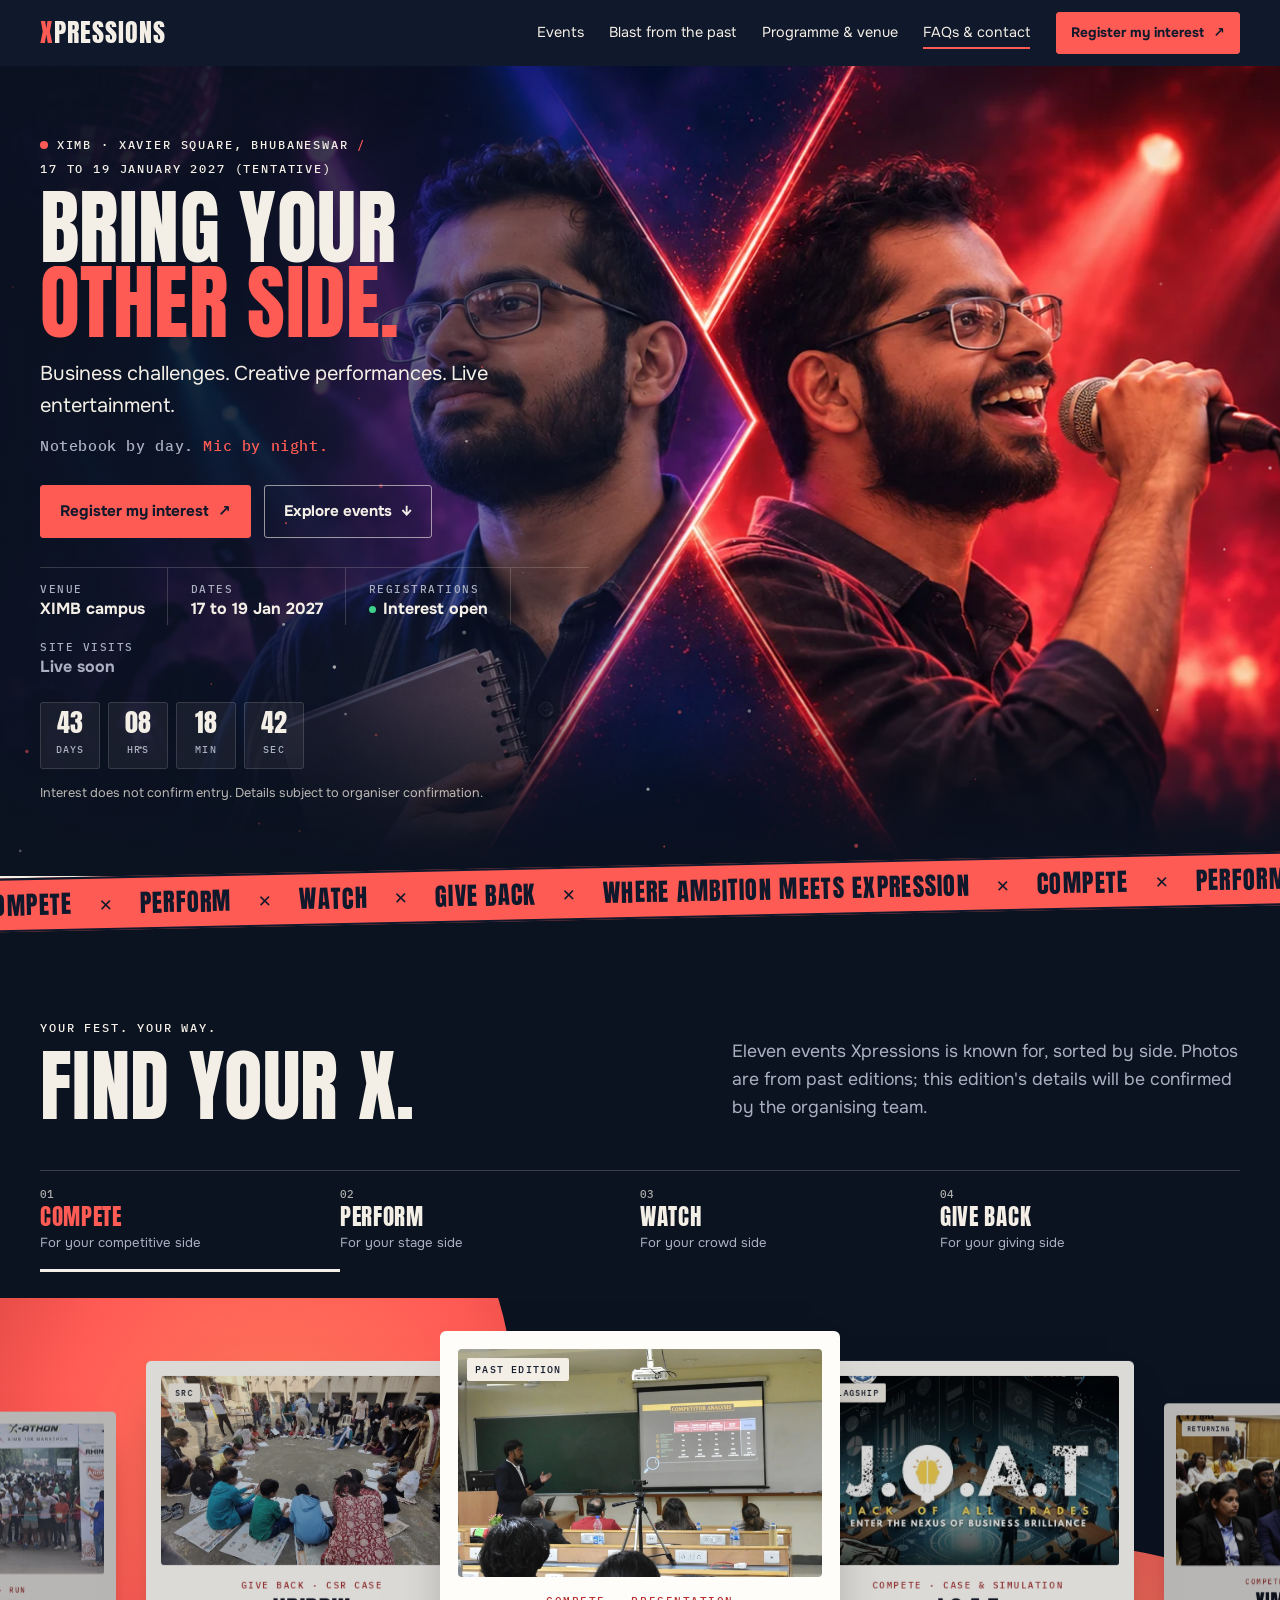
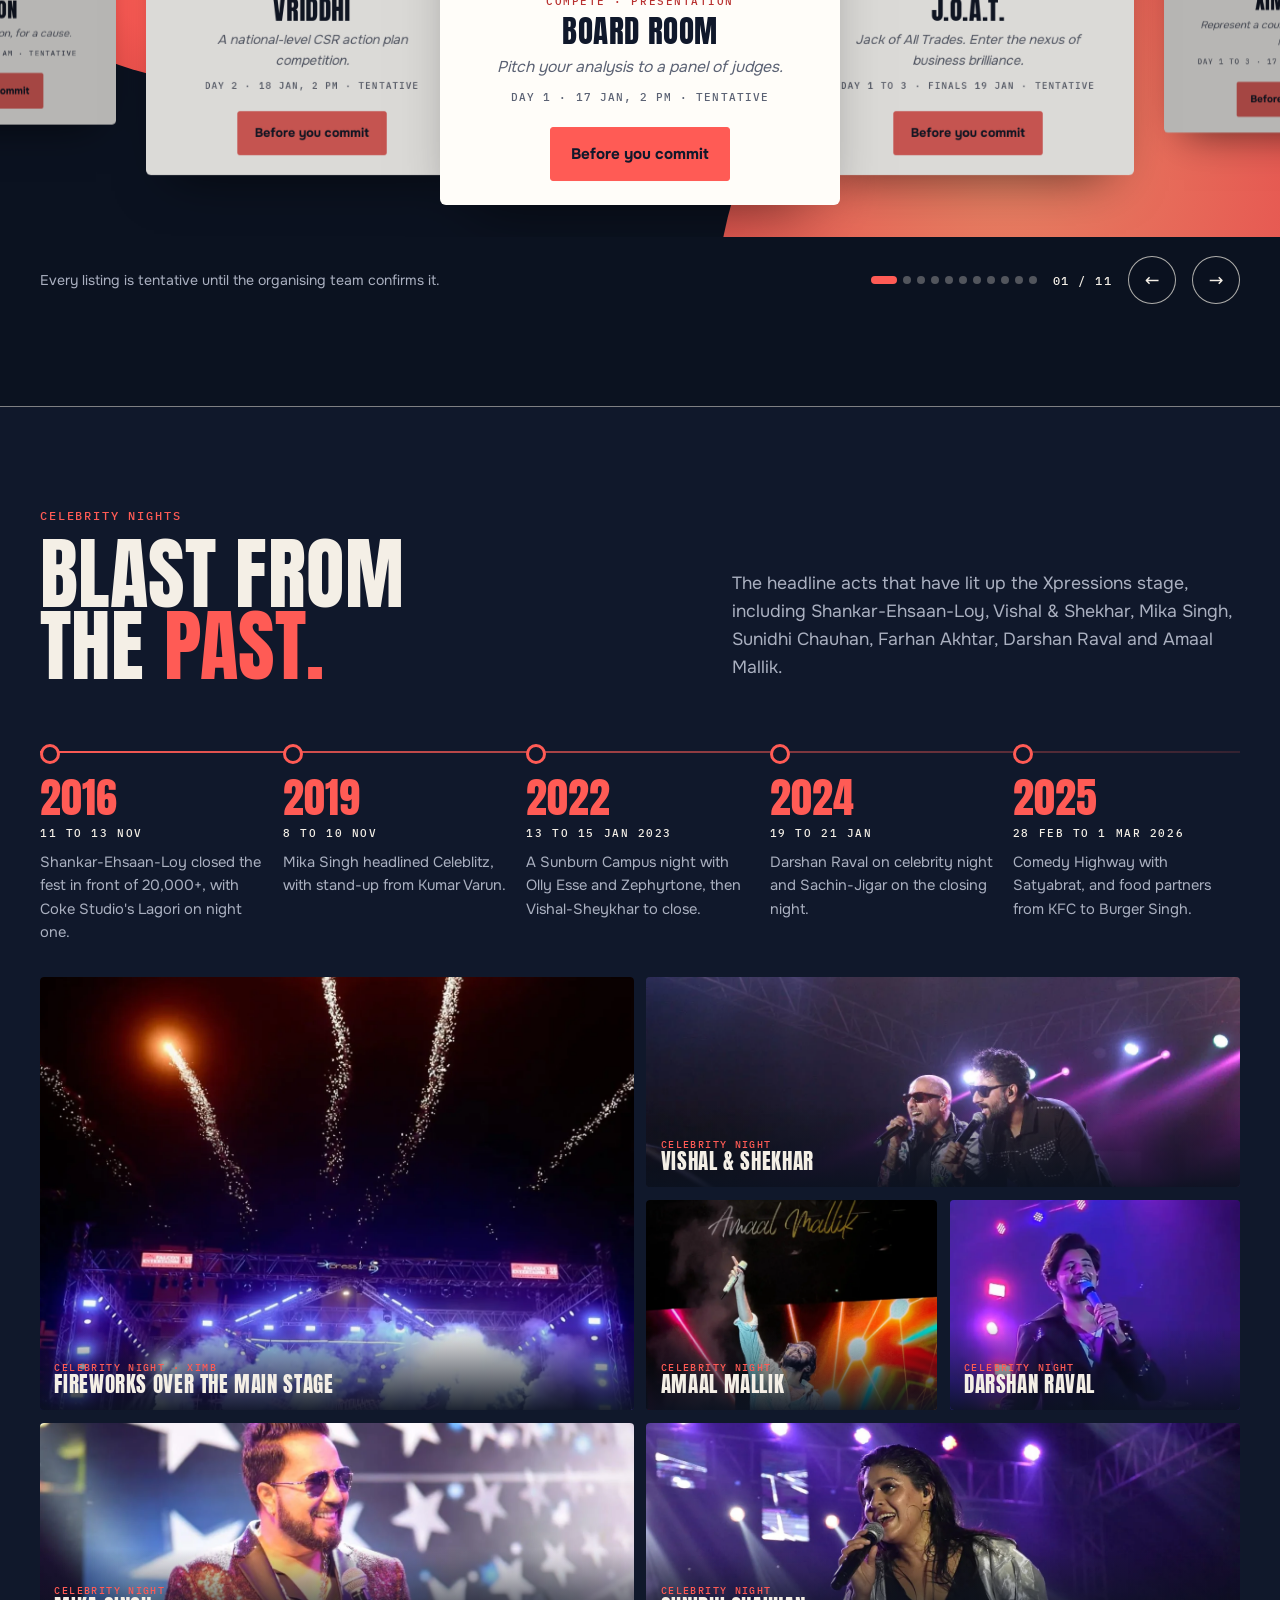
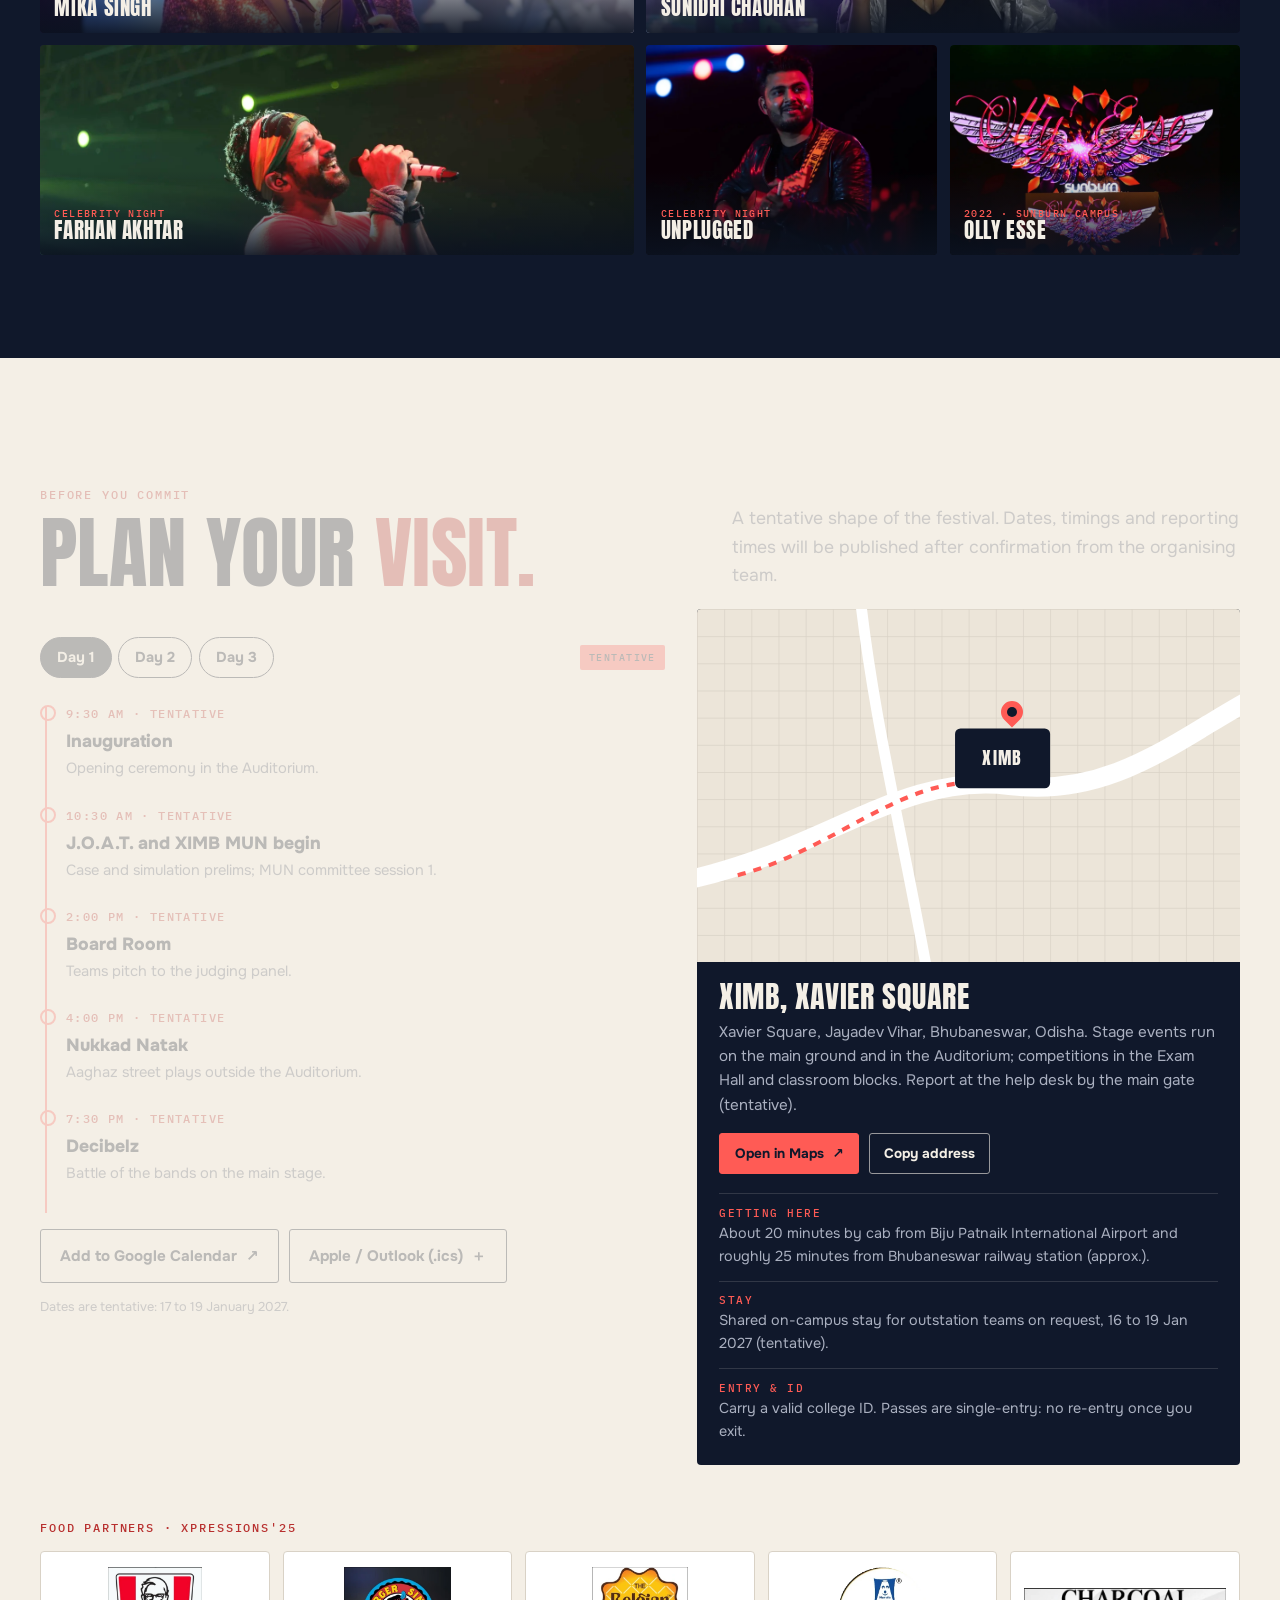
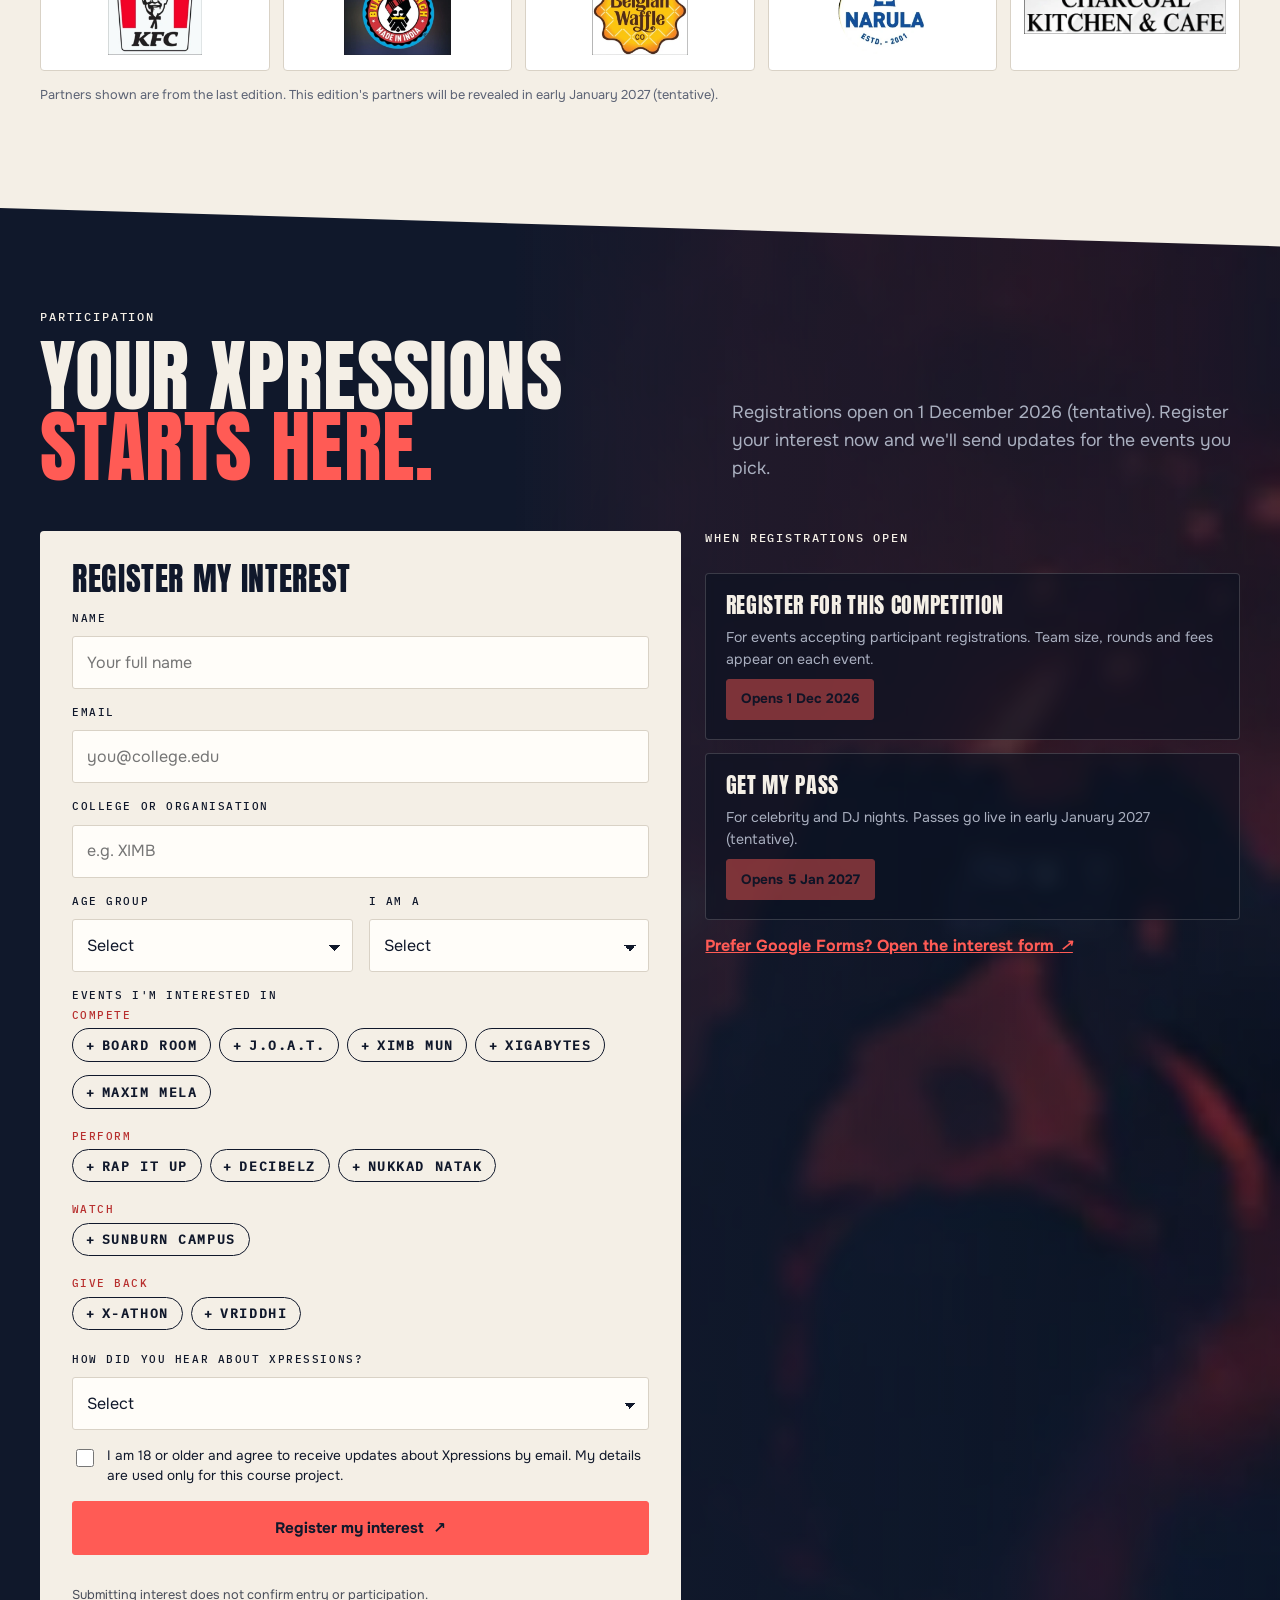
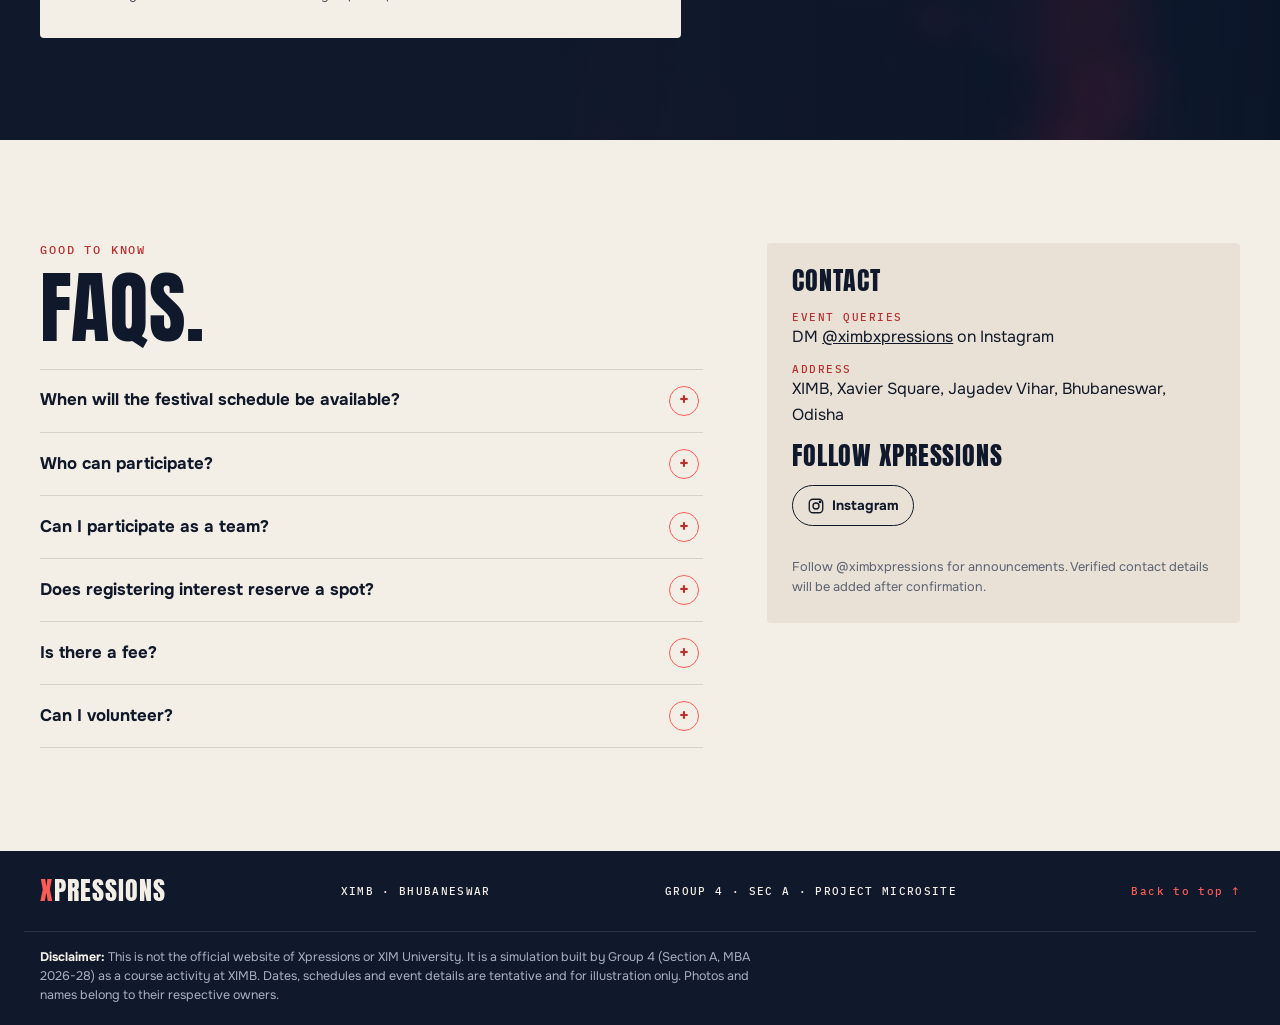
<file: index.html>
<!doctype html>
<html lang="en">
<head>
<meta charset="utf-8">
<meta name="viewport" content="width=device-width, initial-scale=1, viewport-fit=cover">
<title>Xpressions 2027 | XIMB Bhubaneswar Fest, 17 to 19 Jan</title>
<meta name="claude:viewport-fit-sides" content="cover">
<meta name="description" content="Xpressions 2027 is XIMB's management and cultural fest in Bhubaneswar, 17 to 19 Jan (tentative). Case competitions, MUN, music and more. Register your interest.">
<meta name="theme-color" content="#10182b">
<link rel="canonical" href="https://xpressionsmicrosite.vercel.app/">
<link rel="icon" href="favicon.ico" sizes="any">
<link rel="icon" type="image/png" sizes="32x32" href="assets/favicon-32.png">
<link rel="apple-touch-icon" href="assets/apple-touch-icon.png">
<meta property="og:title" content="Xpressions at XIMB | Bring your other side">
<meta property="og:description" content="Business challenges. Creative performances. Live entertainment. XIMB, Bhubaneswar.">
<meta property="og:image" content="https://xpressionsmicrosite.vercel.app/assets/hero-mic.webp">
<meta property="og:url" content="https://xpressionsmicrosite.vercel.app/">
<meta property="og:type" content="website">
<meta name="twitter:card" content="summary_large_image">
<script type="application/ld+json">
{
  "@context": "https://schema.org",
  "@type": "Event",
  "name": "Xpressions 2027",
  "description": "XIMB's annual management and cultural fest: case competitions, Model UN, rap and band battles, street play, Sunburn Campus and the X-Athon run.",
  "startDate": "2027-01-17T09:00:00+05:30",
  "endDate": "2027-01-19T23:00:00+05:30",
  "eventStatus": "https://schema.org/EventScheduled",
  "eventAttendanceMode": "https://schema.org/OfflineEventAttendanceMode",
  "location": {
    "@type": "Place",
    "name": "Xavier Institute of Management Bhubaneswar (XIMB)",
    "address": { "@type": "PostalAddress", "streetAddress": "Xavier Square, Jayadev Vihar", "addressLocality": "Bhubaneswar", "addressRegion": "Odisha", "addressCountry": "IN" }
  },
  "image": ["https://xpressionsmicrosite.vercel.app/assets/hero-mic.webp"],
  "organizer": { "@type": "Organization", "name": "Group 4, Section A, MBA 2026-28 (XIMB course project)", "url": "https://xpressionsmicrosite.vercel.app/" },
  "url": "https://xpressionsmicrosite.vercel.app/"
}
</script>
<meta name="google-site-verification" content="y0wqNuc_-UabpU1ehJ69dK9xJ4WOu88sKGvFNIq20hE" />
<link rel="preload" href="assets/fonts/anton-latin-400-normal.woff2" as="font" type="font/woff2" crossorigin>
<link rel="stylesheet" href="styles.css">
<script src="site.js" defer></script>
</head>
<body>
<!--SITE-START-->
<div class="loader" aria-hidden="true"><svg viewBox="0 0 100 100"><path d="M18 18 82 82M82 18 18 82"/></svg></div>
<div class="progress" aria-hidden="true"><span></span></div>
<a class="skip" href="#main">Skip to content</a>

<header class="bar" id="top-bar">
  <div class="wrap nav">
    <a class="brand" href="#home" aria-label="Xpressions home"><span>X</span>PRESSIONS</a>
    <button class="menu-toggle" aria-expanded="false" aria-controls="site-nav"><span></span><span></span><span class="sr">Menu</span></button>
    <nav id="site-nav" aria-label="Main navigation">
      <a href="#explore">Events</a>
      <a href="#highlights">Blast from the past</a>
      <a href="#programme">Programme &amp; venue</a>
      <a href="#faq">FAQs &amp; contact</a>
      <a class="btn btn-sm" href="#interest">Register my interest <i>↗</i></a>
    </nav>
  </div>
</header>

<main id="main">

<!-- 1. HOME -->
<section class="hero" id="home">
  <canvas class="sparks" aria-hidden="true"></canvas>
  <div class="hero-art" id="hero-art" aria-hidden="true">
    <div class="art-move">
      <div class="under" data-fit="full"><div class="layer"></div></div>
      <div class="cur" data-fit="full">
        <div class="layer half half-a"></div>
        <div class="layer half half-b"></div>
        <div class="rift"></div>
      </div>
    </div>
  </div>
  <div class="slide-ui" id="slide-ui">
    <div class="slide-dots" id="slide-dots" role="tablist" aria-label="Hero images"></div>
  </div>
  <div class="wrap hero-copy">
    <p class="eyebrow"><span class="dot"></span>XIMB · XAVIER SQUARE, BHUBANESWAR <b>/</b> <span id="eyebrow-date">17 TO 19 JANUARY 2027 (TENTATIVE)</span></p>
    <h1><span class="sr">Xpressions 2027 at XIMB Bhubaneswar: </span><span class="line"><span>BRING YOUR</span></span><span class="line"><em>OTHER SIDE.</em></span></h1>
    <p class="intro">Business challenges. Creative performances. Live entertainment.</p>
    <p class="swap" id="hero-caption" aria-live="polite"><span class="swap-a">Notebook by day.</span> <span class="swap-b">Mic by night.</span></p>
    <div class="actions">
      <a class="btn magnetic" href="#interest">Register my interest <i>↗</i></a>
      <a class="btn btn-ghost" href="#explore">Explore events <i>↓</i></a>
    </div>
    <div class="hero-meta">
    <ul class="status" aria-label="Festival essentials">
      <li><small>Venue</small><strong>XIMB campus</strong></li>
      <li><small>Dates</small><strong id="date-label">17 to 19 Jan 2027</strong></li>
      <li><small>Registrations</small><strong><span class="live"></span>Interest open</strong></li>
      <li><small>Site visits</small><strong id="visit-count" class="visits">····</strong></li>
    </ul>
    <div class="countdown" id="countdown" aria-label="Countdown to Xpressions">
      <div><b data-cd="d">--</b><small>days</small></div>
      <div><b data-cd="h">--</b><small>hrs</small></div>
      <div><b data-cd="m">--</b><small>min</small></div>
      <div><b data-cd="s">--</b><small>sec</small></div>
      <p class="cd-note">Countdown starts once the organising team confirms the dates.</p>
    </div>
    </div>
    <p class="fine">Interest does not confirm entry. Details subject to organiser confirmation.</p>
  </div>
</section>

<div class="marquee" aria-hidden="true">
  <div class="track">
    <span>COMPETE</span><i>✕</i><span>PERFORM</span><i>✕</i><span>WATCH</span><i>✕</i><span>GIVE BACK</span><i>✕</i><span>WHERE AMBITION MEETS EXPRESSION</span><i>✕</i>
    <span>COMPETE</span><i>✕</i><span>PERFORM</span><i>✕</i><span>WATCH</span><i>✕</i><span>GIVE BACK</span><i>✕</i><span>WHERE AMBITION MEETS EXPRESSION</span><i>✕</i>
  </div>
</div>

<!-- 2. EVENTS: competitions, performances, speakers, attractions -->
<section class="section events-sec" id="explore">
  <div class="wrap">
    <div class="split-head reveal">
      <div>
        <p class="eyebrow accent">YOUR FEST. YOUR WAY.</p>
        <h2>FIND YOUR <em>X.</em></h2>
      </div>
      <p class="lede">Eleven events Xpressions is known for, sorted by side. Photos are from past editions; this edition's details will be confirmed by the organising team.</p>
    </div>
    <div class="tabs" role="tablist" aria-label="Festival experiences">
      <button role="tab" data-side="compete" aria-selected="true"><small>01</small><strong>COMPETE</strong><span>For your competitive side</span></button>
      <button role="tab" data-side="perform" aria-selected="false"><small>02</small><strong>PERFORM</strong><span>For your stage side</span></button>
      <button role="tab" data-side="watch" aria-selected="false"><small>03</small><strong>WATCH</strong><span>For your crowd side</span></button>
      <button role="tab" data-side="give-back" aria-selected="false"><small>04</small><strong>GIVE BACK</strong><span>For your giving side</span></button>
    </div>
    <div class="cflow" id="cflow" tabindex="0" role="region" aria-roledescription="carousel" aria-label="Festival events. Use left and right arrow keys to browse.">
      <div class="cflow-stage" id="event-grid"></div>
    </div>
    <div class="slider-ctrl">
      <p class="tab-note" id="tab-note" aria-live="polite">Every listing is tentative until the organising team confirms it.</p>
      <div class="cflow-dots" id="cflow-dots" aria-hidden="true"></div>
      <span class="cflow-count" id="cflow-count">01 / 11</span>
      <button class="sl-btn" id="sl-prev" aria-label="Previous event">←</button>
      <button class="sl-btn" id="sl-next" aria-label="Next event">→</button>
    </div>
  </div>
</section>

<!-- 3. BLAST FROM THE PAST -->
<section class="section highlights" id="highlights">
  <div class="wrap">
    <div class="split-head reveal">
      <div>
        <p class="eyebrow accent">CELEBRITY NIGHTS</p>
        <h2>BLAST FROM<br>THE <em>PAST.</em></h2>
      </div>
      <p class="lede">The headline acts that have lit up the Xpressions stage, including Shankar-Ehsaan-Loy, Vishal &amp; Shekhar, Mika Singh, Sunidhi Chauhan, Farhan Akhtar, Darshan Raval and Amaal Mallik.</p>
    </div>

    <ol class="editions reveal" aria-label="Past headline acts">
      <li><b>2016</b><span>11 to 13 Nov</span><p>Shankar-Ehsaan-Loy closed the fest in front of 20,000+, with Coke Studio's Lagori on night one.</p></li>
      <li><b>2019</b><span>8 to 10 Nov</span><p>Mika Singh headlined Celeblitz, with stand-up from Kumar Varun.</p></li>
      <li><b>2022</b><span>13 to 15 Jan 2023</span><p>A Sunburn Campus night with Olly Esse and Zephyrtone, then Vishal-Sheykhar to close.</p></li>
      <li><b>2024</b><span>19 to 21 Jan</span><p>Darshan Raval on celebrity night and Sachin-Jigar on the closing night.</p></li>
      <li><b>2025</b><span>28 Feb to 1 Mar 2026</span><p>Comedy Highway with Satyabrat, and food partners from KFC to Burger Singh.</p></li>
    </ol>

    <div class="bento celeb">
      <figure class="tile tile-wide tile-tall reveal" data-lightbox><img src="assets/celeb-fireworks.webp" alt="Fireworks over the Xpressions main stage during a celebrity night" loading="lazy"><figcaption><small>CELEBRITY NIGHT · XIMB</small>Fireworks over the main stage</figcaption></figure>
      <figure class="tile tile-wide reveal" data-lightbox><img src="assets/celeb-duo.webp" alt="Vishal Dadlani and Shekhar Ravjiani performing on the Xpressions stage" loading="lazy"><figcaption><small>CELEBRITY NIGHT</small>Vishal &amp; Shekhar</figcaption></figure>
      <figure class="tile  reveal" data-lightbox><img src="assets/celeb-amaal-name.webp" alt="Amaal Mallik pointing to the sky, his name on the screen behind" loading="lazy"><figcaption><small>CELEBRITY NIGHT</small>Amaal Mallik</figcaption></figure>
      <figure class="tile  reveal" data-lightbox><img src="assets/celeb-darshan.webp" alt="Darshan Raval singing on the Xpressions stage" loading="lazy"><figcaption><small>CELEBRITY NIGHT</small>Darshan Raval</figcaption></figure>
      <figure class="tile tile-wide reveal" data-lightbox><img src="assets/celeb-sparkle.webp" alt="Mika Singh in a sequinned jacket on the Xpressions stage" loading="lazy"><figcaption><small>CELEBRITY NIGHT</small>Mika Singh</figcaption></figure>
      <figure class="tile tile-wide reveal" data-lightbox><img src="assets/celeb-sunidhi.webp" alt="Sunidhi Chauhan singing under purple stage lights" loading="lazy"><figcaption><small>CELEBRITY NIGHT</small>Sunidhi Chauhan</figcaption></figure>
      <figure class="tile tile-wide reveal" data-lightbox><img src="assets/celeb-headband.webp" alt="Farhan Akhtar singing into the mic on the Xpressions stage" loading="lazy"><figcaption><small>CELEBRITY NIGHT</small>Farhan Akhtar</figcaption></figure>
      <figure class="tile  reveal" data-lightbox><img src="assets/celeb-guitar.webp" alt="A guest artist playing acoustic guitar on stage" loading="lazy"><figcaption><small>CELEBRITY NIGHT</small>Unplugged</figcaption></figure>
      <figure class="tile  reveal" data-lightbox><img src="assets/ev-sunburn.webp" alt="DJ Olly Esse at the Sunburn Campus console" loading="lazy"><figcaption><small>2022 · SUNBURN CAMPUS</small>Olly Esse</figcaption></figure>
    </div>
  </div>
</section>

<!-- 4. PROGRAMME & VENUE -->
<section class="section wrap" id="programme">
  <div class="split-head reveal">
    <div>
      <p class="eyebrow accent">BEFORE YOU COMMIT</p>
      <h2>PLAN YOUR <em>VISIT.</em></h2>
    </div>
    <p class="lede">A tentative shape of the festival. Dates, timings and reporting times will be published after confirmation from the organising team.</p>
  </div>
  <div class="prog">
    <div class="schedule reveal">
      <div class="day-tabs" role="tablist" aria-label="Festival days">
        <button role="tab" aria-selected="true" data-day="0">Day 1</button>
        <button role="tab" aria-selected="false" data-day="1">Day 2</button>
        <button role="tab" aria-selected="false" data-day="2">Day 3</button>
        <span class="badge">TENTATIVE</span>
      </div>
      <ol class="timeline" id="timeline"></ol>
      <div class="cal-row">
        <a class="btn btn-line" id="cal-google" target="_blank" rel="noopener" href="#">Add to Google Calendar <i>↗</i></a>
        <button class="btn btn-line" id="cal-ics" type="button">Apple / Outlook (.ics) <i>＋</i></button>
      </div>
      <p class="fine dark" id="cal-note">Dates are tentative: 17 to 19 January 2027.</p>
    </div>
    <div class="venue reveal">
      <div class="map" aria-hidden="true">
        <svg viewBox="0 0 400 260">
          <defs><pattern id="grid" width="20" height="20" patternUnits="userSpaceOnUse"><path d="M20 0H0V20" fill="none" stroke="#d9d2c6" stroke-width="1"/></pattern></defs>
          <rect width="400" height="260" fill="#ece5d9"/>
          <rect width="400" height="260" fill="url(#grid)"/>
          <path class="road" d="M-10 200 C 90 180 150 120 230 130 S 360 90 420 60"/>
          <path class="road thin" d="M120 -10 C 130 80 150 160 170 270"/>
          <path class="route" d="M30 196 C 100 178 150 124 210 128"/>
          <rect x="190" y="88" width="70" height="44" rx="4" fill="#10182b"/>
          <text x="225" y="115" text-anchor="middle" fill="#f4efe6" font-size="13" font-family="Anton, Arial Narrow, sans-serif" letter-spacing="1">XIMB</text>
        </svg>
        <span class="pin"><span></span></span>
      </div>
      <h3>XIMB, Xavier Square</h3>
      <p>Xavier Square, Jayadev Vihar, Bhubaneswar, Odisha. Stage events run on the main ground and in the Auditorium; competitions in the Exam Hall and classroom blocks. Report at the help desk by the main gate (tentative).</p>
      <div class="venue-actions">
        <a class="btn btn-sm" href="https://www.google.com/maps/search/?api=1&amp;query=XIMB%20Xavier%20Square%20Bhubaneswar" target="_blank" rel="noopener">Open in Maps <i>↗</i></a>
        <button class="btn btn-sm btn-line" id="copy-address">Copy address</button>
      </div>
      <dl class="facts">
        <div><dt>Getting here</dt><dd>About 20 minutes by cab from Biju Patnaik International Airport and roughly 25 minutes from Bhubaneswar railway station (approx.).</dd></div>
        <div><dt>Stay</dt><dd>Shared on-campus stay for outstation teams on request, 16 to 19 Jan 2027 (tentative).</dd></div>
        <div><dt>Entry &amp; ID</dt><dd>Carry a valid college ID. Passes are single-entry: no re-entry once you exit.</dd></div>
      </dl>
    </div>
  </div>
  <div class="partners reveal">
    <p class="eyebrow accent">FOOD PARTNERS · XPRESSIONS'25</p>
    <ul>
      <li><img src="assets/partner-kfc.webp" alt="KFC" loading="lazy"></li>
      <li><img src="assets/partner-burgersingh.webp" alt="Burger Singh" loading="lazy"></li>
      <li><img src="assets/partner-belgian.webp" alt="The Belgian Waffle Co" loading="lazy"></li>
      <li><img src="assets/partner-narula.webp" alt="Narula's" loading="lazy"></li>
      <li><img src="assets/partner-charcoal.webp" alt="Charcoal Kitchen &amp; Cafe" loading="lazy"></li>
    </ul>
    <p class="fine dark">Partners shown are from the last edition. This edition's partners will be revealed in early January 2027 (tentative).</p>
  </div>
</section>

<!-- 5. REGISTRATION -->
<section class="interest" id="interest">
  <div class="wrap">
    <div class="split-head reveal">
      <div>
        <p class="eyebrow">PARTICIPATION</p>
        <h2>YOUR XPRESSIONS<br><em>STARTS HERE.</em></h2>
      </div>
      <p class="lede">Registrations open on 1 December 2026 (tentative). Register your interest now and we'll send updates for the events you pick.</p>
    </div>

    <div class="reg">
      <form class="form reveal" id="interest-form" novalidate>
        <h3>Register my interest</h3>
        <div class="field"><label for="f-name">Name</label><input id="f-name" name="name" autocomplete="name" required placeholder="Your full name"></div>
        <div class="field"><label for="f-email">Email</label><input id="f-email" name="email" type="email" autocomplete="email" required placeholder="you@college.edu"></div>
        <div class="field"><label for="f-college">College or organisation</label><input id="f-college" name="college" autocomplete="organization" required placeholder="e.g. XIMB"></div>
        <div class="field-row">
          <div class="field"><label for="f-age">Age group</label><select id="f-age" name="age" required><option value="">Select</option><option>18 to 21</option><option>22 to 25</option><option>26 to 30</option><option>Above 30</option></select></div>
          <div class="field"><label for="f-role">I am a</label><select id="f-role" name="role" required><option value="">Select</option><option>Student at XIMB</option><option>Student at another college</option><option>Working professional</option><option>Other</option></select></div>
        </div>
        <fieldset class="field">
          <legend>Events I'm interested in</legend>
          <div class="event-picks" id="interest-chips"></div>
        </fieldset>
        <div class="field"><label for="f-heard">How did you hear about Xpressions?</label><select id="f-heard" name="heard" required><option value="">Select</option><option>Instagram</option><option>WhatsApp</option><option>Poster on campus</option><option>LinkedIn</option><option>Friend or classmate</option><option>Other</option></select></div>
        <label class="consent" for="f-consent"><input type="checkbox" id="f-consent" name="consent" required><span>I am 18 or older and agree to receive updates about Xpressions by email. My details are used only for this course project.</span></label>
        <p class="error" id="form-error" role="alert" hidden></p>
        <button class="btn btn-full" type="submit">Register my interest <i>↗</i></button>
        <p class="fine">Submitting interest does not confirm entry or participation.</p>
        <div class="ack" id="ack" hidden tabindex="-1">
          <svg viewBox="0 0 52 52" aria-hidden="true"><circle cx="26" cy="26" r="24"/><path d="M15 27l7 7 15-16"/></svg>
          <h4>Thanks, <span id="ack-name"></span>.</h4>
          <p>Your interest has been recorded. This does not confirm entry or participation.</p>
          <p class="fine" id="ack-mode"></p>
          <button class="btn btn-sm btn-line" type="button" id="ack-reset">Submit another response</button>
        </div>
      </form>
      <div class="later reveal">
        <p class="eyebrow">WHEN REGISTRATIONS OPEN</p>
        <div class="later-card"><h4>Register for this competition</h4><p>For events accepting participant registrations. Team size, rounds and fees appear on each event.</p><button class="btn btn-sm" disabled>Opens 1 Dec 2026</button></div>
        <div class="later-card"><h4>Get my pass</h4><p>For celebrity and DJ nights. Passes go live in early January 2027 (tentative).</p><button class="btn btn-sm" disabled>Opens 5 Jan 2027</button></div>
        <a class="ext-form" id="ext-form" hidden target="_blank" rel="noopener">Prefer Google Forms? Open the interest form <i>↗</i></a>
      </div>
    </div>
  </div>
</section>

<!-- 6. FAQ + CONTACT -->
<section class="section wrap" id="faq">
  <div class="faq-grid">
    <div>
      <p class="eyebrow accent">GOOD TO KNOW</p>
      <h2>FAQs.</h2>
      <div class="faqs">
        <details><summary>When will the festival schedule be available?</summary><div><p>A tentative schedule for 17 to 19 January 2027 is under Plan your visit. Final timings are expected by 1 January 2027. Register your interest to hear first.</p></div></details>
        <details><summary>Who can participate?</summary><div><p>Competitions are open to college and B-school students from across India. Each event card lists its team size and format.</p></div></details>
        <details><summary>Can I participate as a team?</summary><div><p>Team sizes vary by event. Check the event rules once they're published.</p></div></details>
        <details><summary>Does registering interest reserve a spot?</summary><div><p>No. Interest submissions only tell us you'd like to participate or attend. Entry and competition registration follow the organisers' confirmed process.</p></div></details>
        <details><summary>Is there a fee?</summary><div><p>Fees vary by event and will be listed when registrations open on 1 December 2026 (tentative).</p></div></details>
        <details><summary>Can I volunteer?</summary><div><p>Yes. Tick X-Athon or Vriddhi in the interest form and the Social Responsibility Cell will reach out about volunteering.</p></div></details>
      </div>
    </div>
    <aside class="contact">
      <h3>Contact</h3>
      <ul class="contact-list">
        <li><small>Event queries</small><span>DM <a href="https://www.instagram.com/ximbxpressions?psln=dXdjOTYwaTBsMHRn" target="_blank" rel="noopener">@ximbxpressions</a> on Instagram</span></li>
        <li><small>Address</small><span>XIMB, Xavier Square, Jayadev Vihar, Bhubaneswar, Odisha</span></li>
      </ul>
      <h3>Follow Xpressions</h3>
      <div class="socials">
        <a href="https://www.instagram.com/ximbxpressions?psln=dXdjOTYwaTBsMHRn" class="soc" target="_blank" rel="noopener" aria-label="Xpressions on Instagram"><svg viewBox="0 0 24 24"><rect x="3" y="3" width="18" height="18" rx="5"/><circle cx="12" cy="12" r="4"/><circle cx="17.5" cy="6.5" r="1"/></svg>Instagram</a>
      </div>
      <p class="fine dark">Follow @ximbxpressions for announcements. Verified contact details will be added after confirmation.</p>
    </aside>
  </div>
</section>

</main>

<footer class="bar foot">
  <div class="wrap footer">
    <a class="brand" href="#home"><span>X</span>PRESSIONS</a>
    <span>XIMB · BHUBANESWAR</span>
    <span>GROUP 4 · SEC A · PROJECT MICROSITE</span>
    <a href="#home" class="top-link">Back to top ↑</a>
  </div>
  <div class="wrap disclaimer">
    <p><strong>Disclaimer:</strong> This is not the official website of Xpressions or XIM University. It is a simulation built by Group 4 (Section A, MBA 2026-28) as a course activity at XIMB. Dates, schedules and event details are tentative and for illustration only. Photos and names belong to their respective owners.</p>
  </div>
</footer>

<a class="sticky-cta btn" href="#interest">Register my interest <i>↗</i></a>

<div class="modal" id="modal" hidden>
  <div class="modal-backdrop" data-close></div>
  <div class="modal-card" role="dialog" aria-modal="true" aria-labelledby="m-title">
    <button class="modal-x" data-close aria-label="Close">✕</button>
    <div class="m-media" id="m-media"></div>
    <div class="m-body">
      <p class="eyebrow accent" id="m-cat"></p>
      <h3 id="m-title"></h3>
      <p id="m-desc"></p>
      <dl class="checklist" id="m-list"></dl>
      <a class="btn" href="#interest" id="m-cta">Register my interest <i>↗</i></a>
    </div>
  </div>
</div>

<div class="lightbox" id="lightbox" hidden><button class="modal-x" aria-label="Close">✕</button><img alt=""><p></p></div>
<div class="toast" id="toast" role="status" aria-live="polite"></div>
<!--SITE-END-->
</body>
</html>
</file>
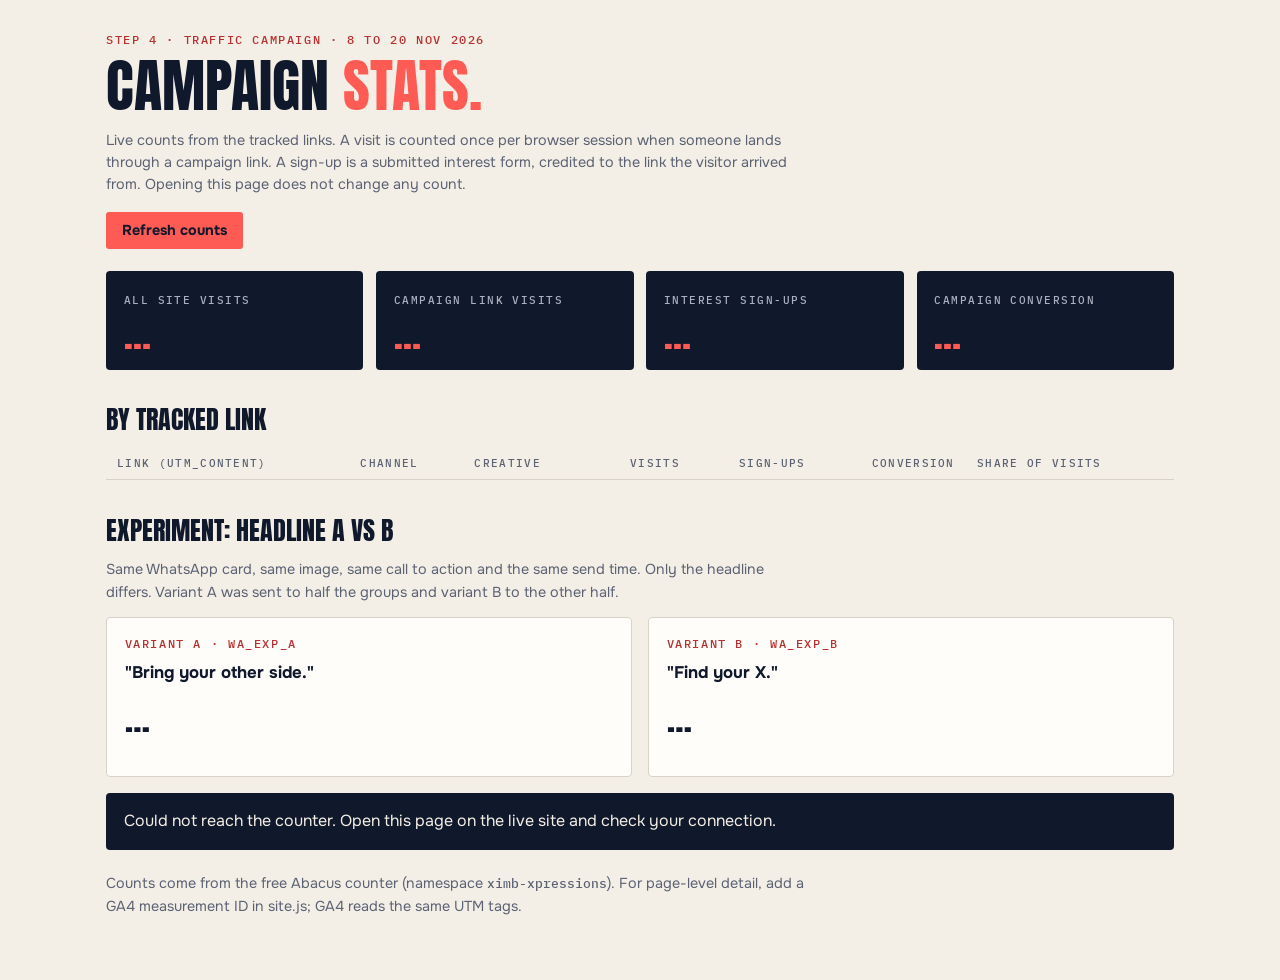
<file: stats.html>
<!doctype html>
<html lang="en">
<head>
<meta charset="utf-8">
<meta name="viewport" content="width=device-width, initial-scale=1">
<meta name="robots" content="noindex, nofollow">
<title>Campaign Stats | Xpressions Microsite</title>
<link rel="icon" href="favicon.ico" sizes="any">
<style>
@font-face{font-family:'Anton';src:url(assets/fonts/anton-latin-400-normal.woff2) format('woff2')}
@font-face{font-family:'Onest';src:url(assets/fonts/onest-latin-400-normal.woff2) format('woff2');font-weight:400}
@font-face{font-family:'Onest';src:url(assets/fonts/onest-latin-700-normal.woff2) format('woff2');font-weight:700}
@font-face{font-family:'IBM Plex Mono';src:url(assets/fonts/ibm-plex-mono-latin-500-normal.woff2) format('woff2');font-weight:500}
:root{--navy:#10182b;--ivory:#f4efe6;--coral:#ff5b55;--red:#b8302f;--line:#d9d2c6;--muted:#5b6274;--sand:#e9e1d5}
*{box-sizing:border-box}
body{margin:0;background:var(--ivory);color:var(--navy);font:400 1rem/1.55 Onest,system-ui,sans-serif}
.wrap{max-width:1100px;margin:auto;padding:2rem max(16px,env(safe-area-inset-left,0px)) 3rem}
h1{font:400 clamp(2.4rem,6vw,3.6rem)/1 Anton,Impact,sans-serif;text-transform:uppercase;margin:0 0 .4rem}
h1 em{color:var(--coral);font-style:normal}
h2{font:400 1.6rem/1.1 Anton,Impact,sans-serif;text-transform:uppercase;margin:2.2rem 0 .8rem}
.eyebrow{font:500 .72rem 'IBM Plex Mono',monospace;letter-spacing:.14em;text-transform:uppercase;color:var(--red);margin:0 0 .6rem}
.note{color:var(--muted);font-size:.9rem;max-width:70ch}
.kpis{display:grid;grid-template-columns:repeat(auto-fit,minmax(180px,1fr));gap:.8rem;margin-top:1.4rem}
.kpi{background:var(--navy);color:var(--ivory);border-radius:4px;padding:1rem 1.1rem}
.kpi small{font:500 .66rem 'IBM Plex Mono',monospace;letter-spacing:.14em;text-transform:uppercase;color:#aab0c0}
.kpi b{display:block;font:400 2.4rem/1.1 Anton,Impact,sans-serif;font-variant-numeric:tabular-nums;color:var(--coral)}
.scroll{overflow-x:auto}
table{width:100%;border-collapse:collapse;font-size:.92rem;min-width:620px}
th,td{text-align:left;padding:.6rem .7rem;border-bottom:1px solid var(--line)}
th{font:500 .68rem 'IBM Plex Mono',monospace;letter-spacing:.12em;text-transform:uppercase;color:var(--muted)}
td.n{text-align:right;font-variant-numeric:tabular-nums}
th.n{text-align:right}
.bar{height:8px;background:var(--sand);border-radius:4px;overflow:hidden;min-width:90px}
.bar span{display:block;height:100%;background:var(--coral)}
.ab{display:grid;grid-template-columns:1fr 1fr;gap:1rem}
.card{background:#fffdf9;border:1px solid var(--line);border-radius:4px;padding:1.1rem}
.card h3{margin:0 0 .3rem;font-size:1.05rem}
.card .big{font:400 2.2rem Anton,Impact,sans-serif;color:var(--navy)}
.verdict{margin-top:1rem;padding:1rem 1.1rem;background:var(--navy);color:var(--ivory);border-radius:4px}
button{font:700 .9rem Onest,sans-serif;background:var(--coral);color:var(--navy);border:0;border-radius:3px;padding:.6rem 1rem;cursor:pointer}
code{font-family:'IBM Plex Mono',monospace;font-size:.82rem}
@media(max-width:640px){.ab{grid-template-columns:1fr}}
</style>
</head>
<body>
<div class="wrap">
  <p class="eyebrow">Step 4 · Traffic campaign · 8 to 20 Nov 2026</p>
  <h1>Campaign <em>stats.</em></h1>
  <p class="note">Live counts from the tracked links. A visit is counted once per browser session when someone lands through a campaign link. A sign-up is a submitted interest form, credited to the link the visitor arrived from. Opening this page does not change any count.</p>
  <p><button id="refresh">Refresh counts</button> <span class="note" id="updated"></span></p>

  <div class="kpis">
    <div class="kpi"><small>All site visits</small><b id="k-total">…</b></div>
    <div class="kpi"><small>Campaign link visits</small><b id="k-camp">…</b></div>
    <div class="kpi"><small>Interest sign-ups</small><b id="k-sign">…</b></div>
    <div class="kpi"><small>Campaign conversion</small><b id="k-conv">…</b></div>
  </div>

  <h2>By tracked link</h2>
  <div class="scroll"><table>
    <thead><tr><th>Link (utm_content)</th><th>Channel</th><th>Creative</th><th class="n">Visits</th><th class="n">Sign-ups</th><th class="n">Conversion</th><th>Share of visits</th></tr></thead>
    <tbody id="rows"></tbody>
  </table></div>

  <h2>Experiment: headline A vs B</h2>
  <p class="note">Same WhatsApp card, same image, same call to action and the same send time. Only the headline differs. Variant A was sent to half the groups and variant B to the other half.</p>
  <div class="ab">
    <div class="card"><p class="eyebrow">Variant A · wa_exp_a</p><h3>"Bring your other side."</h3><div class="big" id="a-conv">…</div><p class="note" id="a-detail"></p></div>
    <div class="card"><p class="eyebrow">Variant B · wa_exp_b</p><h3>"Find your X."</h3><div class="big" id="b-conv">…</div><p class="note" id="b-detail"></p></div>
  </div>
  <div class="verdict" id="verdict">Loading…</div>
  <p class="note" style="margin-top:1.4rem">Counts come from the free Abacus counter (namespace <code>ximb-xpressions</code>). For page-level detail, add a GA4 measurement ID in site.js; GA4 reads the same UTM tags.</p>
</div>
<script>
const NS = 'ximb-xpressions', API = 'https://abacus.jasoncameron.dev/get/' + NS + '/';
const LINKS = [
  ['ig_post', 'Instagram feed post', 'Creative 1 · feed post'],
  ['ig_story', 'Instagram story', 'Creative 2 · story'],
  ['qr_poster', 'Campus poster QR', 'Creative 3 · A4 poster'],
  ['wa_exp_a', 'WhatsApp groups', 'Experiment card A'],
  ['wa_exp_b', 'WhatsApp groups', 'Experiment card B'],
  ['li_post', 'LinkedIn', 'Creative 1 · feed post'],
];
const get = async key => { try { const r = await fetch(API + key, { cache: 'no-store' }); if (!r.ok) return 0; const j = await r.json(); return typeof j.value === 'number' ? j.value : 0; } catch { return null; } };
const pct = (s, v) => v ? (s / v * 100).toFixed(1) + '%' : '–';
const fmt = n => n === null ? '?' : n.toLocaleString('en-IN');
async function load() {
  const keys = ['microsite-visits', 's-direct', ...LINKS.flatMap(([k]) => ['v-' + k, 's-' + k])];
  const vals = await Promise.all(keys.map(get));
  const v = Object.fromEntries(keys.map((k, i) => [k, vals[i]]));
  if (vals.every(x => x === null)) { document.getElementById('verdict').textContent = 'Could not reach the counter. Open this page on the live site and check your connection.'; return; }
  const campV = LINKS.reduce((a, [k]) => a + (v['v-' + k] || 0), 0);
  const campS = LINKS.reduce((a, [k]) => a + (v['s-' + k] || 0), 0);
  document.getElementById('k-total').textContent = fmt(v['microsite-visits']);
  document.getElementById('k-camp').textContent = fmt(campV);
  document.getElementById('k-sign').textContent = fmt(campS + (v['s-direct'] || 0));
  document.getElementById('k-conv').textContent = pct(campS, campV);
  const max = Math.max(1, ...LINKS.map(([k]) => v['v-' + k] || 0));
  document.getElementById('rows').innerHTML = LINKS.map(([k, ch, cr]) => {
    const vv = v['v-' + k] || 0, ss = v['s-' + k] || 0;
    return `<tr><td><code>${k}</code></td><td>${ch}</td><td>${cr}</td><td class="n">${fmt(vv)}</td><td class="n">${fmt(ss)}</td><td class="n">${pct(ss, vv)}</td><td><div class="bar"><span style="width:${vv / max * 100}%"></span></div></td></tr>`;
  }).join('') + `<tr><td><code>direct</code></td><td>No campaign link</td><td>–</td><td class="n">–</td><td class="n">${fmt(v['s-direct'])}</td><td class="n">–</td><td></td></tr>`;
  const va = v['v-wa_exp_a'] || 0, sa = v['s-wa_exp_a'] || 0, vb = v['v-wa_exp_b'] || 0, sb = v['s-wa_exp_b'] || 0;
  document.getElementById('a-conv').textContent = pct(sa, va);
  document.getElementById('b-conv').textContent = pct(sb, vb);
  document.getElementById('a-detail').textContent = `${sa} sign-ups from ${va} visits`;
  document.getElementById('b-detail').textContent = `${sb} sign-ups from ${vb} visits`;
  // Two-proportion z-test on sign-up rate, plus a plain comparison of visits (click-through)
  let msg;
  if (va < 30 || vb < 30) msg = `Too early to call: each variant needs at least 30 visits (A has ${va}, B has ${vb}). Compare visits per variant for click-through, since both went to the same number of groups.`;
  else {
    const p = (sa + sb) / (va + vb), se = Math.sqrt(p * (1 - p) * (1 / va + 1 / vb));
    const z = se ? (sa / va - sb / vb) / se : 0;
    const lead = z > 0 ? 'A (“Bring your other side.”)' : 'B (“Find your X.”)';
    msg = Math.abs(z) >= 1.96 ? `${lead} converts better, and the difference is statistically significant (z = ${z.toFixed(2)}, p < 0.05).`
      : `${lead} is ahead, but the difference is not statistically significant yet (z = ${z.toFixed(2)}). Treat it as directional.`;
    msg += ` Click-through: A drew ${va} visits, B drew ${vb}.`;
  }
  document.getElementById('verdict').textContent = msg;
  document.getElementById('updated').textContent = 'Updated ' + new Date().toLocaleTimeString('en-IN');
}
document.getElementById('refresh').addEventListener('click', load);
load();
</script>
</body>
</html>
</file>
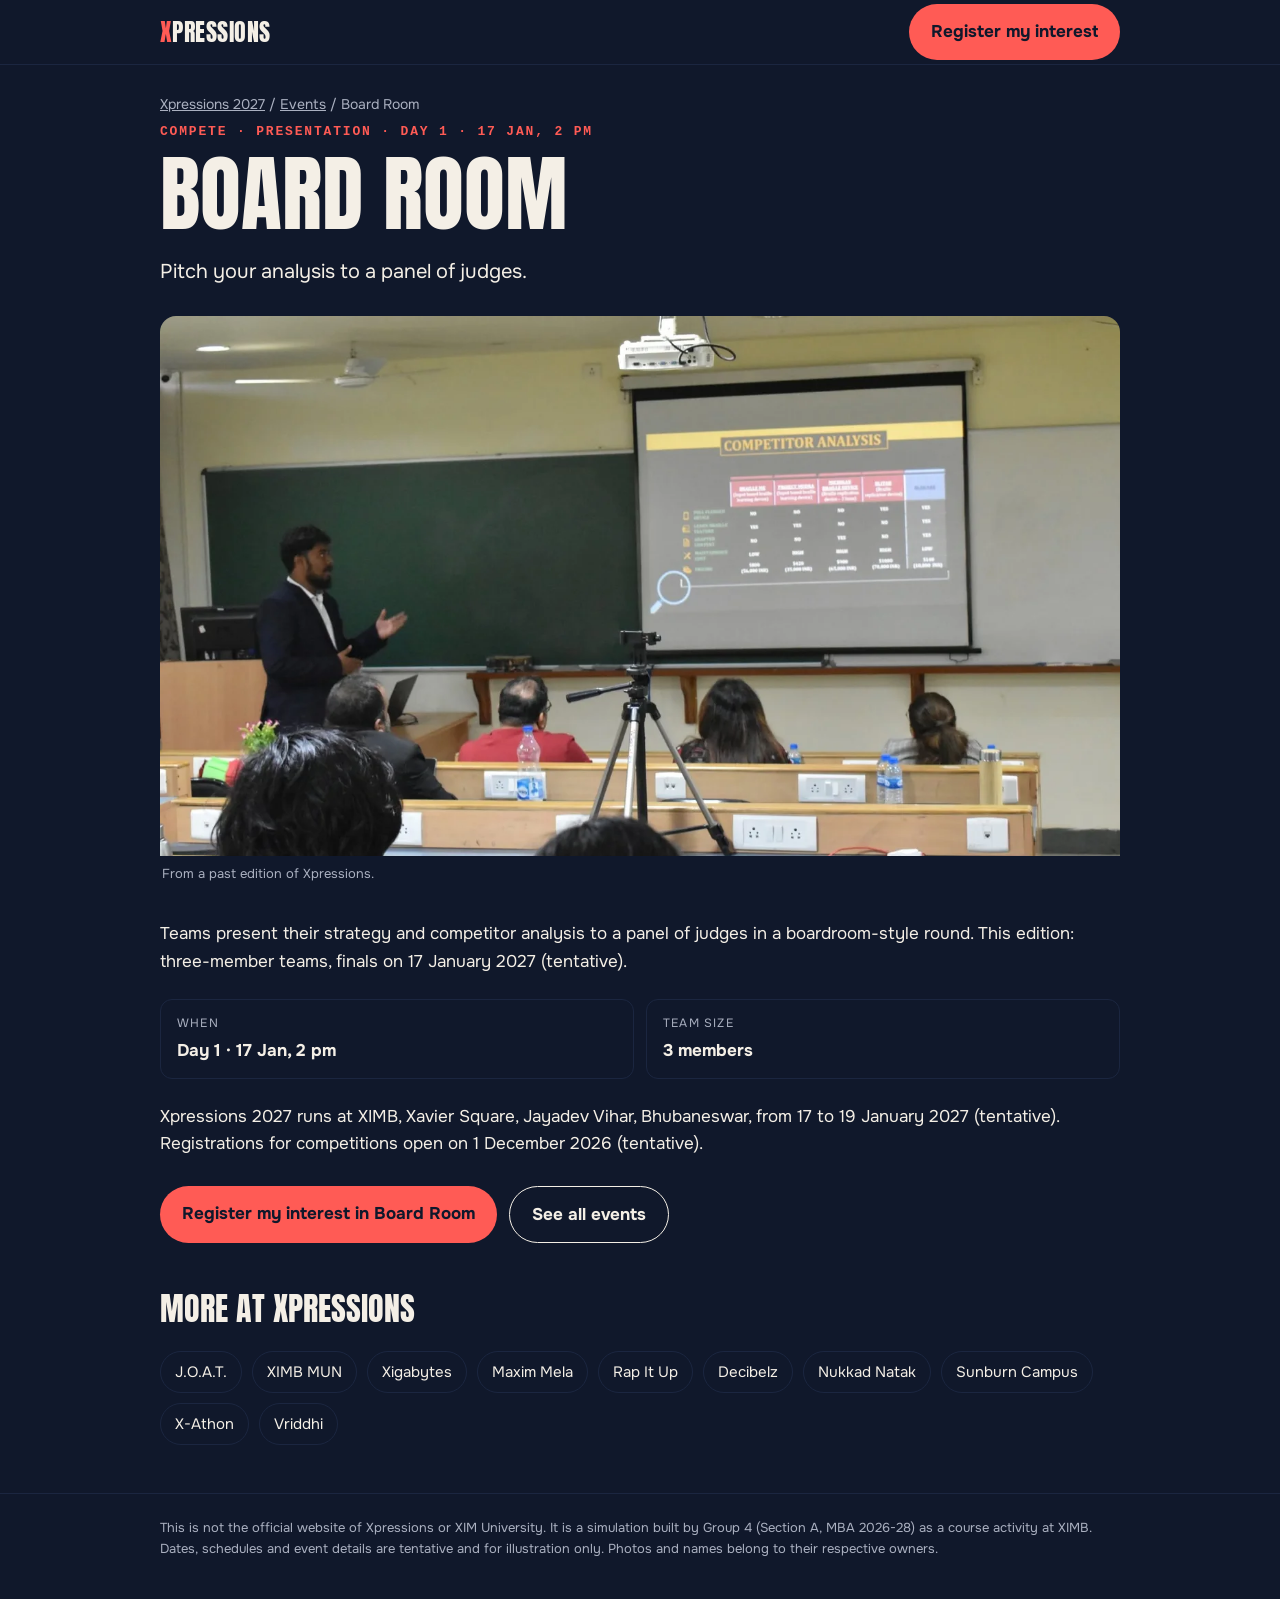
<file: events/board-room.html>
<!doctype html>
<html lang="en">
<head>
<meta charset="utf-8">
<meta name="viewport" content="width=device-width, initial-scale=1">
<title>Board Room: Presentation at Xpressions 2027, XIMB</title>
<meta name="description" content="Board Room at Xpressions 2027, XIMB Bhubaneswar. Pitch your analysis to a panel of judges. Day 1, 17 Jan, 2 pm (tentative). Register your interest.">
<link rel="canonical" href="https://xpressionsmicrosite.vercel.app/events/board-room.html">
<meta name="theme-color" content="#10182b">
<link rel="icon" href="../favicon.ico" sizes="any">
<meta property="og:title" content="Board Room: Presentation at Xpressions 2027, XIMB">
<meta property="og:description" content="Board Room at Xpressions 2027, XIMB Bhubaneswar. Pitch your analysis to a panel of judges. Day 1, 17 Jan, 2 pm (tentative). Register your interest.">
<meta property="og:image" content="https://xpressionsmicrosite.vercel.app/assets/ev-boardroom.webp">
<meta property="og:url" content="https://xpressionsmicrosite.vercel.app/events/board-room.html">
<meta property="og:type" content="article">
<meta name="twitter:card" content="summary_large_image">
<script type="application/ld+json">[{"@context":"https://schema.org","@type":"Event","name":"Board Room at Xpressions 2027","description":"Teams present their strategy and competitor analysis to a panel of judges in a boardroom-style round. This edition: three-member teams, finals on 17 January 2027 (tentative).","startDate":"2027-01-17","endDate":"2027-01-17","eventStatus":"https://schema.org/EventScheduled","eventAttendanceMode":"https://schema.org/OfflineEventAttendanceMode","location":{"@type":"Place","name":"Xavier Institute of Management Bhubaneswar (XIMB)","address":{"@type":"PostalAddress","streetAddress":"Xavier Square, Jayadev Vihar","addressLocality":"Bhubaneswar","addressRegion":"Odisha","addressCountry":"IN"}},"image":["https://xpressionsmicrosite.vercel.app/assets/ev-boardroom.webp"],"organizer":{"@type":"Organization","name":"Group 4, Section A, MBA 2026-28 (XIMB course project)","url":"https://xpressionsmicrosite.vercel.app/"},"url":"https://xpressionsmicrosite.vercel.app/events/board-room.html","superEvent":{"@type":"Event","name":"Xpressions 2027","url":"https://xpressionsmicrosite.vercel.app/","startDate":"2027-01-17","endDate":"2027-01-19","eventStatus":"https://schema.org/EventScheduled","eventAttendanceMode":"https://schema.org/OfflineEventAttendanceMode","location":{"@type":"Place","name":"Xavier Institute of Management Bhubaneswar (XIMB)","address":{"@type":"PostalAddress","streetAddress":"Xavier Square, Jayadev Vihar","addressLocality":"Bhubaneswar","addressRegion":"Odisha","addressCountry":"IN"}},"image":["https://xpressionsmicrosite.vercel.app/assets/hero-mic.webp"],"organizer":{"@type":"Organization","name":"Group 4, Section A, MBA 2026-28 (XIMB course project)","url":"https://xpressionsmicrosite.vercel.app/"},"description":"XIMB's annual management and cultural fest in Bhubaneswar."}},{"@context":"https://schema.org","@type":"BreadcrumbList","itemListElement":[{"@type":"ListItem","position":1,"name":"Xpressions 2027","item":"https://xpressionsmicrosite.vercel.app/"},{"@type":"ListItem","position":2,"name":"Events","item":"https://xpressionsmicrosite.vercel.app/#explore"},{"@type":"ListItem","position":3,"name":"Board Room","item":"https://xpressionsmicrosite.vercel.app/events/board-room.html"}]}]</script>
<script async src="https://www.googletagmanager.com/gtag/js?id=G-E7EFH1RP3V"></script>
<script>window.dataLayer=window.dataLayer||[];function gtag(){dataLayer.push(arguments);}gtag('js',new Date());gtag('config','G-E7EFH1RP3V');</script>
<style>
@font-face{font-family:'Anton';src:url(../assets/fonts/anton-latin-400-normal.woff2) format('woff2');font-display:swap}
@font-face{font-family:'Onest';src:url(../assets/fonts/onest-latin-400-normal.woff2) format('woff2');font-weight:400;font-display:swap}
@font-face{font-family:'Onest';src:url(../assets/fonts/onest-latin-700-normal.woff2) format('woff2');font-weight:700;font-display:swap}
:root{--navy:#10182b;--ivory:#f4efe6;--coral:#ff5b55;--muted:#aab0c0;--line:#1b2640}
*{box-sizing:border-box}body{margin:0;background:var(--navy);color:var(--ivory);font:400 17px/1.6 'Onest',system-ui,sans-serif}
a{color:var(--coral)}.wrap{width:min(960px,100% - 40px);margin-inline:auto}
header{border-bottom:1px solid var(--line)}header .wrap{display:flex;justify-content:space-between;align-items:center;min-height:64px}
.brand{font-family:'Anton',Impact,sans-serif;font-size:24px;letter-spacing:.02em;color:var(--ivory);text-decoration:none}.brand span{color:var(--coral)}
nav.crumbs{font-size:14px;color:var(--muted);margin:28px 0 8px}nav.crumbs a{color:var(--muted)}
.eyebrow{font:700 13px/1.4 ui-monospace,Menlo,monospace;letter-spacing:.14em;text-transform:uppercase;color:var(--coral);margin:0}
h1{font-family:'Anton',Impact,sans-serif;font-weight:400;font-size:clamp(44px,8vw,84px);line-height:1;margin:10px 0 18px;text-transform:uppercase}
.lead{font-size:20px;max-width:640px}figure{margin:28px 0;border-radius:16px;overflow:hidden}figure img{width:100%;height:auto;display:block;aspect-ratio:16/9;object-fit:cover}
figcaption{font-size:13px;color:var(--muted);padding:8px 2px}
dl{display:grid;grid-template-columns:repeat(auto-fit,minmax(200px,1fr));gap:12px;margin:24px 0}dl div{border:1px solid var(--line);border-radius:12px;padding:14px 16px}
dt{font-size:12px;letter-spacing:.1em;text-transform:uppercase;color:var(--muted)}dd{margin:4px 0 0;font-weight:700}
.cta{display:flex;flex-wrap:wrap;gap:12px;margin:28px 0 40px}.btn{display:inline-block;padding:14px 22px;border-radius:999px;font-weight:700;text-decoration:none;background:var(--coral);color:var(--navy)}
.btn.line{background:none;color:var(--ivory);border:1.5px solid var(--ivory)}
h2{font-family:'Anton',Impact,sans-serif;font-weight:400;font-size:32px;text-transform:uppercase;margin:40px 0 12px}
ul.more{list-style:none;padding:0;display:flex;flex-wrap:wrap;gap:10px}ul.more a{display:inline-block;border:1px solid var(--line);border-radius:999px;padding:8px 14px;color:var(--ivory);text-decoration:none;font-size:15px}
footer{border-top:1px solid var(--line);margin-top:48px;padding:24px 0 40px;font-size:13px;color:var(--muted)}
</style>
</head>
<body>
<header><div class="wrap"><a class="brand" href="../"><span>X</span>PRESSIONS</a><a class="btn" href="../#interest" data-cta="header">Register my interest</a></div></header>
<main class="wrap">
  <nav class="crumbs" aria-label="Breadcrumb"><a href="../">Xpressions 2027</a> / <a href="../#explore">Events</a> / Board Room</nav>
  <p class="eyebrow">Compete · Presentation · Day 1 · 17 Jan, 2 pm</p>
  <h1>Board Room</h1>
  <p class="lead">Pitch your analysis to a panel of judges.</p>
  <figure><img src="../assets/ev-boardroom.webp" alt="Board Room at a past edition of Xpressions, XIMB" width="1280" height="720" loading="eager"><figcaption>From a past edition of Xpressions.</figcaption></figure>
  <p>Teams present their strategy and competitor analysis to a panel of judges in a boardroom-style round. This edition: three-member teams, finals on 17 January 2027 (tentative).</p>
  <dl><div><dt>When</dt><dd>Day 1 · 17 Jan, 2 pm</dd></div><div><dt>Team size</dt><dd>3 members</dd></div></dl>
  <p>Xpressions 2027 runs at XIMB, Xavier Square, Jayadev Vihar, Bhubaneswar, from 17 to 19 January 2027 (tentative). Registrations for competitions open on 1 December 2026 (tentative).</p>
  <div class="cta"><a class="btn" href="../#interest" data-cta="page">Register my interest in Board Room</a><a class="btn line" href="../#explore">See all events</a></div>
  <h2>More at Xpressions</h2>
  <ul class="more"><li><a href="j-o-a-t.html">J.O.A.T.</a></li><li><a href="ximb-mun.html">XIMB MUN</a></li><li><a href="xigabytes.html">Xigabytes</a></li><li><a href="maxim-mela.html">Maxim Mela</a></li><li><a href="rap-it-up.html">Rap It Up</a></li><li><a href="decibelz.html">Decibelz</a></li><li><a href="nukkad-natak.html">Nukkad Natak</a></li><li><a href="sunburn-campus.html">Sunburn Campus</a></li><li><a href="x-athon.html">X-Athon</a></li><li><a href="vriddhi.html">Vriddhi</a></li></ul>
</main>
<footer><div class="wrap">This is not the official website of Xpressions or XIM University. It is a simulation built by Group 4 (Section A, MBA 2026-28) as a course activity at XIMB. Dates, schedules and event details are tentative and for illustration only. Photos and names belong to their respective owners.</div></footer>
<script>document.querySelectorAll('[data-cta]').forEach(a=>a.addEventListener('click',()=>gtag('event','cta_click',{cta_text:a.textContent.trim().slice(0,60),cta_location:'event_page_'+a.dataset.cta,event_name:"Board Room"})));</script>
</body>
</html>
</file>
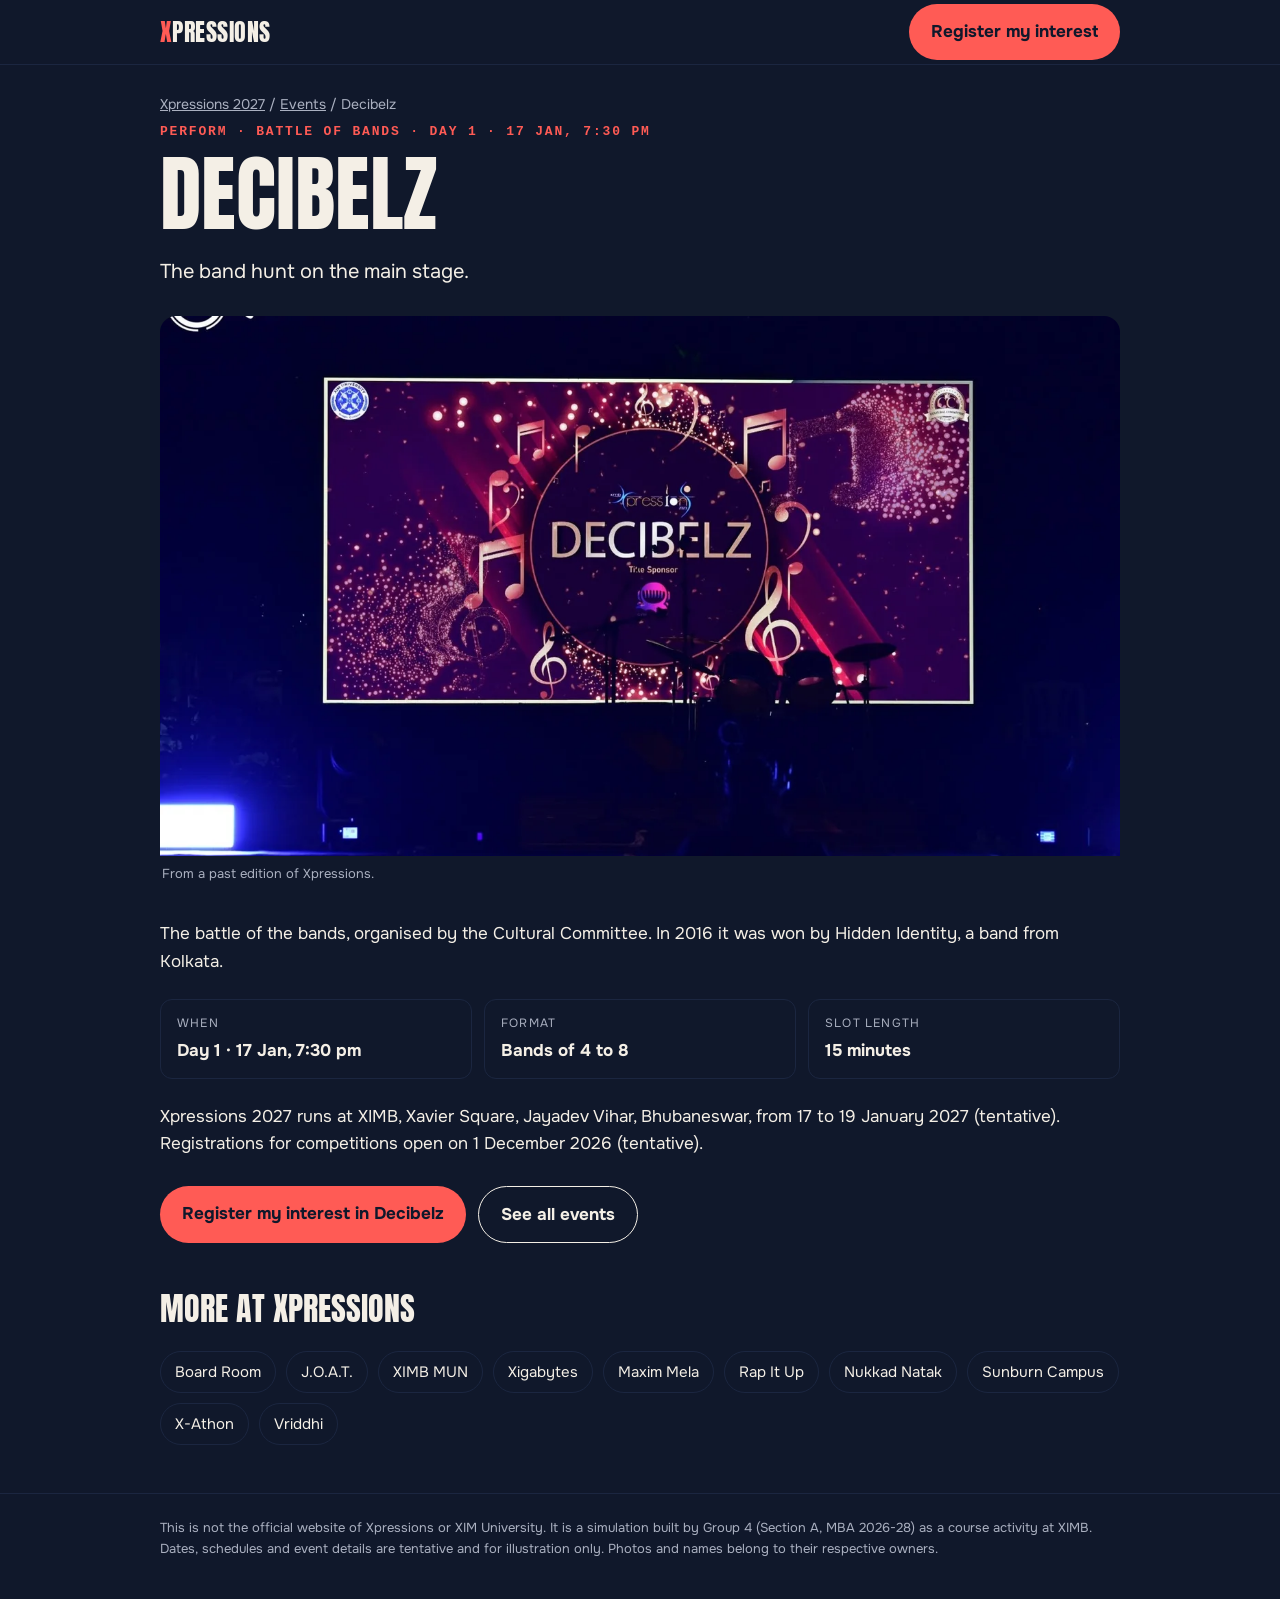
<file: events/decibelz.html>
<!doctype html>
<html lang="en">
<head>
<meta charset="utf-8">
<meta name="viewport" content="width=device-width, initial-scale=1">
<title>Decibelz: Battle of bands at Xpressions 2027, XIMB</title>
<meta name="description" content="Decibelz at Xpressions 2027, XIMB Bhubaneswar. The band hunt on the main stage. Day 1, 17 Jan, 7:30 pm (tentative). Register your interest.">
<link rel="canonical" href="https://xpressionsmicrosite.vercel.app/events/decibelz.html">
<meta name="theme-color" content="#10182b">
<link rel="icon" href="../favicon.ico" sizes="any">
<meta property="og:title" content="Decibelz: Battle of bands at Xpressions 2027, XIMB">
<meta property="og:description" content="Decibelz at Xpressions 2027, XIMB Bhubaneswar. The band hunt on the main stage. Day 1, 17 Jan, 7:30 pm (tentative). Register your interest.">
<meta property="og:image" content="https://xpressionsmicrosite.vercel.app/assets/ev-decibelz.webp">
<meta property="og:url" content="https://xpressionsmicrosite.vercel.app/events/decibelz.html">
<meta property="og:type" content="article">
<meta name="twitter:card" content="summary_large_image">
<script type="application/ld+json">[{"@context":"https://schema.org","@type":"Event","name":"Decibelz at Xpressions 2027","description":"The battle of the bands, organised by the Cultural Committee. In 2016 it was won by Hidden Identity, a band from Kolkata.","startDate":"2027-01-17","endDate":"2027-01-17","eventStatus":"https://schema.org/EventScheduled","eventAttendanceMode":"https://schema.org/OfflineEventAttendanceMode","location":{"@type":"Place","name":"Xavier Institute of Management Bhubaneswar (XIMB)","address":{"@type":"PostalAddress","streetAddress":"Xavier Square, Jayadev Vihar","addressLocality":"Bhubaneswar","addressRegion":"Odisha","addressCountry":"IN"}},"image":["https://xpressionsmicrosite.vercel.app/assets/ev-decibelz.webp"],"organizer":{"@type":"Organization","name":"Group 4, Section A, MBA 2026-28 (XIMB course project)","url":"https://xpressionsmicrosite.vercel.app/"},"url":"https://xpressionsmicrosite.vercel.app/events/decibelz.html","superEvent":{"@type":"Event","name":"Xpressions 2027","url":"https://xpressionsmicrosite.vercel.app/","startDate":"2027-01-17","endDate":"2027-01-19","eventStatus":"https://schema.org/EventScheduled","eventAttendanceMode":"https://schema.org/OfflineEventAttendanceMode","location":{"@type":"Place","name":"Xavier Institute of Management Bhubaneswar (XIMB)","address":{"@type":"PostalAddress","streetAddress":"Xavier Square, Jayadev Vihar","addressLocality":"Bhubaneswar","addressRegion":"Odisha","addressCountry":"IN"}},"image":["https://xpressionsmicrosite.vercel.app/assets/hero-mic.webp"],"organizer":{"@type":"Organization","name":"Group 4, Section A, MBA 2026-28 (XIMB course project)","url":"https://xpressionsmicrosite.vercel.app/"},"description":"XIMB's annual management and cultural fest in Bhubaneswar."}},{"@context":"https://schema.org","@type":"BreadcrumbList","itemListElement":[{"@type":"ListItem","position":1,"name":"Xpressions 2027","item":"https://xpressionsmicrosite.vercel.app/"},{"@type":"ListItem","position":2,"name":"Events","item":"https://xpressionsmicrosite.vercel.app/#explore"},{"@type":"ListItem","position":3,"name":"Decibelz","item":"https://xpressionsmicrosite.vercel.app/events/decibelz.html"}]}]</script>
<script async src="https://www.googletagmanager.com/gtag/js?id=G-E7EFH1RP3V"></script>
<script>window.dataLayer=window.dataLayer||[];function gtag(){dataLayer.push(arguments);}gtag('js',new Date());gtag('config','G-E7EFH1RP3V');</script>
<style>
@font-face{font-family:'Anton';src:url(../assets/fonts/anton-latin-400-normal.woff2) format('woff2');font-display:swap}
@font-face{font-family:'Onest';src:url(../assets/fonts/onest-latin-400-normal.woff2) format('woff2');font-weight:400;font-display:swap}
@font-face{font-family:'Onest';src:url(../assets/fonts/onest-latin-700-normal.woff2) format('woff2');font-weight:700;font-display:swap}
:root{--navy:#10182b;--ivory:#f4efe6;--coral:#ff5b55;--muted:#aab0c0;--line:#1b2640}
*{box-sizing:border-box}body{margin:0;background:var(--navy);color:var(--ivory);font:400 17px/1.6 'Onest',system-ui,sans-serif}
a{color:var(--coral)}.wrap{width:min(960px,100% - 40px);margin-inline:auto}
header{border-bottom:1px solid var(--line)}header .wrap{display:flex;justify-content:space-between;align-items:center;min-height:64px}
.brand{font-family:'Anton',Impact,sans-serif;font-size:24px;letter-spacing:.02em;color:var(--ivory);text-decoration:none}.brand span{color:var(--coral)}
nav.crumbs{font-size:14px;color:var(--muted);margin:28px 0 8px}nav.crumbs a{color:var(--muted)}
.eyebrow{font:700 13px/1.4 ui-monospace,Menlo,monospace;letter-spacing:.14em;text-transform:uppercase;color:var(--coral);margin:0}
h1{font-family:'Anton',Impact,sans-serif;font-weight:400;font-size:clamp(44px,8vw,84px);line-height:1;margin:10px 0 18px;text-transform:uppercase}
.lead{font-size:20px;max-width:640px}figure{margin:28px 0;border-radius:16px;overflow:hidden}figure img{width:100%;height:auto;display:block;aspect-ratio:16/9;object-fit:cover}
figcaption{font-size:13px;color:var(--muted);padding:8px 2px}
dl{display:grid;grid-template-columns:repeat(auto-fit,minmax(200px,1fr));gap:12px;margin:24px 0}dl div{border:1px solid var(--line);border-radius:12px;padding:14px 16px}
dt{font-size:12px;letter-spacing:.1em;text-transform:uppercase;color:var(--muted)}dd{margin:4px 0 0;font-weight:700}
.cta{display:flex;flex-wrap:wrap;gap:12px;margin:28px 0 40px}.btn{display:inline-block;padding:14px 22px;border-radius:999px;font-weight:700;text-decoration:none;background:var(--coral);color:var(--navy)}
.btn.line{background:none;color:var(--ivory);border:1.5px solid var(--ivory)}
h2{font-family:'Anton',Impact,sans-serif;font-weight:400;font-size:32px;text-transform:uppercase;margin:40px 0 12px}
ul.more{list-style:none;padding:0;display:flex;flex-wrap:wrap;gap:10px}ul.more a{display:inline-block;border:1px solid var(--line);border-radius:999px;padding:8px 14px;color:var(--ivory);text-decoration:none;font-size:15px}
footer{border-top:1px solid var(--line);margin-top:48px;padding:24px 0 40px;font-size:13px;color:var(--muted)}
</style>
</head>
<body>
<header><div class="wrap"><a class="brand" href="../"><span>X</span>PRESSIONS</a><a class="btn" href="../#interest" data-cta="header">Register my interest</a></div></header>
<main class="wrap">
  <nav class="crumbs" aria-label="Breadcrumb"><a href="../">Xpressions 2027</a> / <a href="../#explore">Events</a> / Decibelz</nav>
  <p class="eyebrow">Perform · Battle of bands · Day 1 · 17 Jan, 7:30 pm</p>
  <h1>Decibelz</h1>
  <p class="lead">The band hunt on the main stage.</p>
  <figure><img src="../assets/ev-decibelz.webp" alt="Decibelz at a past edition of Xpressions, XIMB" width="1280" height="720" loading="eager"><figcaption>From a past edition of Xpressions.</figcaption></figure>
  <p>The battle of the bands, organised by the Cultural Committee. In 2016 it was won by Hidden Identity, a band from Kolkata.</p>
  <dl><div><dt>When</dt><dd>Day 1 · 17 Jan, 7:30 pm</dd></div><div><dt>Format</dt><dd>Bands of 4 to 8</dd></div><div><dt>Slot length</dt><dd>15 minutes</dd></div></dl>
  <p>Xpressions 2027 runs at XIMB, Xavier Square, Jayadev Vihar, Bhubaneswar, from 17 to 19 January 2027 (tentative). Registrations for competitions open on 1 December 2026 (tentative).</p>
  <div class="cta"><a class="btn" href="../#interest" data-cta="page">Register my interest in Decibelz</a><a class="btn line" href="../#explore">See all events</a></div>
  <h2>More at Xpressions</h2>
  <ul class="more"><li><a href="board-room.html">Board Room</a></li><li><a href="j-o-a-t.html">J.O.A.T.</a></li><li><a href="ximb-mun.html">XIMB MUN</a></li><li><a href="xigabytes.html">Xigabytes</a></li><li><a href="maxim-mela.html">Maxim Mela</a></li><li><a href="rap-it-up.html">Rap It Up</a></li><li><a href="nukkad-natak.html">Nukkad Natak</a></li><li><a href="sunburn-campus.html">Sunburn Campus</a></li><li><a href="x-athon.html">X-Athon</a></li><li><a href="vriddhi.html">Vriddhi</a></li></ul>
</main>
<footer><div class="wrap">This is not the official website of Xpressions or XIM University. It is a simulation built by Group 4 (Section A, MBA 2026-28) as a course activity at XIMB. Dates, schedules and event details are tentative and for illustration only. Photos and names belong to their respective owners.</div></footer>
<script>document.querySelectorAll('[data-cta]').forEach(a=>a.addEventListener('click',()=>gtag('event','cta_click',{cta_text:a.textContent.trim().slice(0,60),cta_location:'event_page_'+a.dataset.cta,event_name:"Decibelz"})));</script>
</body>
</html>
</file>
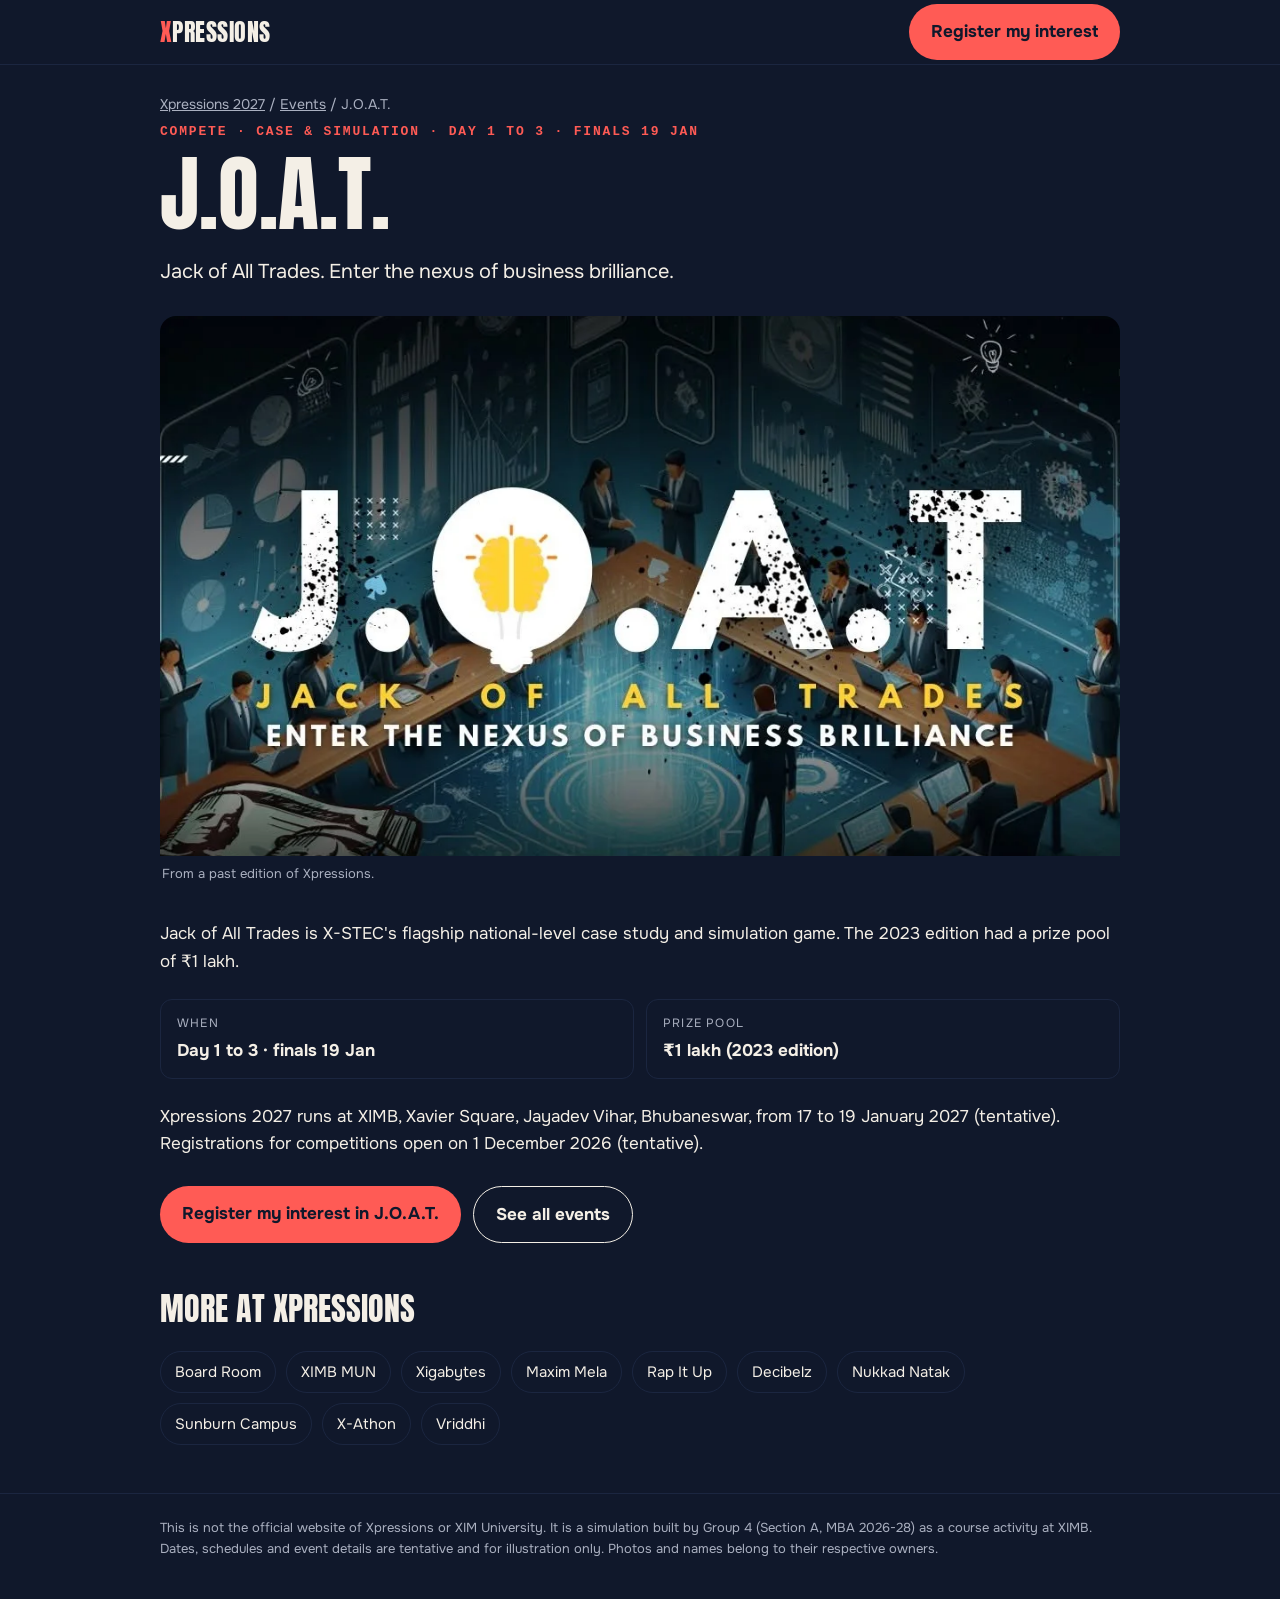
<file: events/j-o-a-t.html>
<!doctype html>
<html lang="en">
<head>
<meta charset="utf-8">
<meta name="viewport" content="width=device-width, initial-scale=1">
<title>J.O.A.T.: Case &amp; simulation at Xpressions 2027, XIMB</title>
<meta name="description" content="J.O.A.T. at Xpressions 2027, XIMB Bhubaneswar. Jack of All Trades. Enter the nexus of business brilliance. Day 1 to 3, finals 19 Jan (tentative). Register your…">
<link rel="canonical" href="https://xpressionsmicrosite.vercel.app/events/j-o-a-t.html">
<meta name="theme-color" content="#10182b">
<link rel="icon" href="../favicon.ico" sizes="any">
<meta property="og:title" content="J.O.A.T.: Case &amp; simulation at Xpressions 2027, XIMB">
<meta property="og:description" content="J.O.A.T. at Xpressions 2027, XIMB Bhubaneswar. Jack of All Trades. Enter the nexus of business brilliance. Day 1 to 3, finals 19 Jan (tentative). Register your…">
<meta property="og:image" content="https://xpressionsmicrosite.vercel.app/assets/ev-joat.webp">
<meta property="og:url" content="https://xpressionsmicrosite.vercel.app/events/j-o-a-t.html">
<meta property="og:type" content="article">
<meta name="twitter:card" content="summary_large_image">
<script type="application/ld+json">[{"@context":"https://schema.org","@type":"Event","name":"J.O.A.T. at Xpressions 2027","description":"Jack of All Trades is X-STEC's flagship national-level case study and simulation game. The 2023 edition had a prize pool of ₹1 lakh.","startDate":"2027-01-17","endDate":"2027-01-19","eventStatus":"https://schema.org/EventScheduled","eventAttendanceMode":"https://schema.org/OfflineEventAttendanceMode","location":{"@type":"Place","name":"Xavier Institute of Management Bhubaneswar (XIMB)","address":{"@type":"PostalAddress","streetAddress":"Xavier Square, Jayadev Vihar","addressLocality":"Bhubaneswar","addressRegion":"Odisha","addressCountry":"IN"}},"image":["https://xpressionsmicrosite.vercel.app/assets/ev-joat.webp"],"organizer":{"@type":"Organization","name":"Group 4, Section A, MBA 2026-28 (XIMB course project)","url":"https://xpressionsmicrosite.vercel.app/"},"url":"https://xpressionsmicrosite.vercel.app/events/j-o-a-t.html","superEvent":{"@type":"Event","name":"Xpressions 2027","url":"https://xpressionsmicrosite.vercel.app/","startDate":"2027-01-17","endDate":"2027-01-19","eventStatus":"https://schema.org/EventScheduled","eventAttendanceMode":"https://schema.org/OfflineEventAttendanceMode","location":{"@type":"Place","name":"Xavier Institute of Management Bhubaneswar (XIMB)","address":{"@type":"PostalAddress","streetAddress":"Xavier Square, Jayadev Vihar","addressLocality":"Bhubaneswar","addressRegion":"Odisha","addressCountry":"IN"}},"image":["https://xpressionsmicrosite.vercel.app/assets/hero-mic.webp"],"organizer":{"@type":"Organization","name":"Group 4, Section A, MBA 2026-28 (XIMB course project)","url":"https://xpressionsmicrosite.vercel.app/"},"description":"XIMB's annual management and cultural fest in Bhubaneswar."}},{"@context":"https://schema.org","@type":"BreadcrumbList","itemListElement":[{"@type":"ListItem","position":1,"name":"Xpressions 2027","item":"https://xpressionsmicrosite.vercel.app/"},{"@type":"ListItem","position":2,"name":"Events","item":"https://xpressionsmicrosite.vercel.app/#explore"},{"@type":"ListItem","position":3,"name":"J.O.A.T.","item":"https://xpressionsmicrosite.vercel.app/events/j-o-a-t.html"}]}]</script>
<script async src="https://www.googletagmanager.com/gtag/js?id=G-E7EFH1RP3V"></script>
<script>window.dataLayer=window.dataLayer||[];function gtag(){dataLayer.push(arguments);}gtag('js',new Date());gtag('config','G-E7EFH1RP3V');</script>
<style>
@font-face{font-family:'Anton';src:url(../assets/fonts/anton-latin-400-normal.woff2) format('woff2');font-display:swap}
@font-face{font-family:'Onest';src:url(../assets/fonts/onest-latin-400-normal.woff2) format('woff2');font-weight:400;font-display:swap}
@font-face{font-family:'Onest';src:url(../assets/fonts/onest-latin-700-normal.woff2) format('woff2');font-weight:700;font-display:swap}
:root{--navy:#10182b;--ivory:#f4efe6;--coral:#ff5b55;--muted:#aab0c0;--line:#1b2640}
*{box-sizing:border-box}body{margin:0;background:var(--navy);color:var(--ivory);font:400 17px/1.6 'Onest',system-ui,sans-serif}
a{color:var(--coral)}.wrap{width:min(960px,100% - 40px);margin-inline:auto}
header{border-bottom:1px solid var(--line)}header .wrap{display:flex;justify-content:space-between;align-items:center;min-height:64px}
.brand{font-family:'Anton',Impact,sans-serif;font-size:24px;letter-spacing:.02em;color:var(--ivory);text-decoration:none}.brand span{color:var(--coral)}
nav.crumbs{font-size:14px;color:var(--muted);margin:28px 0 8px}nav.crumbs a{color:var(--muted)}
.eyebrow{font:700 13px/1.4 ui-monospace,Menlo,monospace;letter-spacing:.14em;text-transform:uppercase;color:var(--coral);margin:0}
h1{font-family:'Anton',Impact,sans-serif;font-weight:400;font-size:clamp(44px,8vw,84px);line-height:1;margin:10px 0 18px;text-transform:uppercase}
.lead{font-size:20px;max-width:640px}figure{margin:28px 0;border-radius:16px;overflow:hidden}figure img{width:100%;height:auto;display:block;aspect-ratio:16/9;object-fit:cover}
figcaption{font-size:13px;color:var(--muted);padding:8px 2px}
dl{display:grid;grid-template-columns:repeat(auto-fit,minmax(200px,1fr));gap:12px;margin:24px 0}dl div{border:1px solid var(--line);border-radius:12px;padding:14px 16px}
dt{font-size:12px;letter-spacing:.1em;text-transform:uppercase;color:var(--muted)}dd{margin:4px 0 0;font-weight:700}
.cta{display:flex;flex-wrap:wrap;gap:12px;margin:28px 0 40px}.btn{display:inline-block;padding:14px 22px;border-radius:999px;font-weight:700;text-decoration:none;background:var(--coral);color:var(--navy)}
.btn.line{background:none;color:var(--ivory);border:1.5px solid var(--ivory)}
h2{font-family:'Anton',Impact,sans-serif;font-weight:400;font-size:32px;text-transform:uppercase;margin:40px 0 12px}
ul.more{list-style:none;padding:0;display:flex;flex-wrap:wrap;gap:10px}ul.more a{display:inline-block;border:1px solid var(--line);border-radius:999px;padding:8px 14px;color:var(--ivory);text-decoration:none;font-size:15px}
footer{border-top:1px solid var(--line);margin-top:48px;padding:24px 0 40px;font-size:13px;color:var(--muted)}
</style>
</head>
<body>
<header><div class="wrap"><a class="brand" href="../"><span>X</span>PRESSIONS</a><a class="btn" href="../#interest" data-cta="header">Register my interest</a></div></header>
<main class="wrap">
  <nav class="crumbs" aria-label="Breadcrumb"><a href="../">Xpressions 2027</a> / <a href="../#explore">Events</a> / J.O.A.T.</nav>
  <p class="eyebrow">Compete · Case &amp; simulation · Day 1 to 3 · finals 19 Jan</p>
  <h1>J.O.A.T.</h1>
  <p class="lead">Jack of All Trades. Enter the nexus of business brilliance.</p>
  <figure><img src="../assets/ev-joat.webp" alt="J.O.A.T. at a past edition of Xpressions, XIMB" width="1280" height="720" loading="eager"><figcaption>From a past edition of Xpressions.</figcaption></figure>
  <p>Jack of All Trades is X-STEC's flagship national-level case study and simulation game. The 2023 edition had a prize pool of ₹1 lakh.</p>
  <dl><div><dt>When</dt><dd>Day 1 to 3 · finals 19 Jan</dd></div><div><dt>Prize pool</dt><dd>₹1 lakh (2023 edition)</dd></div></dl>
  <p>Xpressions 2027 runs at XIMB, Xavier Square, Jayadev Vihar, Bhubaneswar, from 17 to 19 January 2027 (tentative). Registrations for competitions open on 1 December 2026 (tentative).</p>
  <div class="cta"><a class="btn" href="../#interest" data-cta="page">Register my interest in J.O.A.T.</a><a class="btn line" href="../#explore">See all events</a></div>
  <h2>More at Xpressions</h2>
  <ul class="more"><li><a href="board-room.html">Board Room</a></li><li><a href="ximb-mun.html">XIMB MUN</a></li><li><a href="xigabytes.html">Xigabytes</a></li><li><a href="maxim-mela.html">Maxim Mela</a></li><li><a href="rap-it-up.html">Rap It Up</a></li><li><a href="decibelz.html">Decibelz</a></li><li><a href="nukkad-natak.html">Nukkad Natak</a></li><li><a href="sunburn-campus.html">Sunburn Campus</a></li><li><a href="x-athon.html">X-Athon</a></li><li><a href="vriddhi.html">Vriddhi</a></li></ul>
</main>
<footer><div class="wrap">This is not the official website of Xpressions or XIM University. It is a simulation built by Group 4 (Section A, MBA 2026-28) as a course activity at XIMB. Dates, schedules and event details are tentative and for illustration only. Photos and names belong to their respective owners.</div></footer>
<script>document.querySelectorAll('[data-cta]').forEach(a=>a.addEventListener('click',()=>gtag('event','cta_click',{cta_text:a.textContent.trim().slice(0,60),cta_location:'event_page_'+a.dataset.cta,event_name:"J.O.A.T."})));</script>
</body>
</html>
</file>
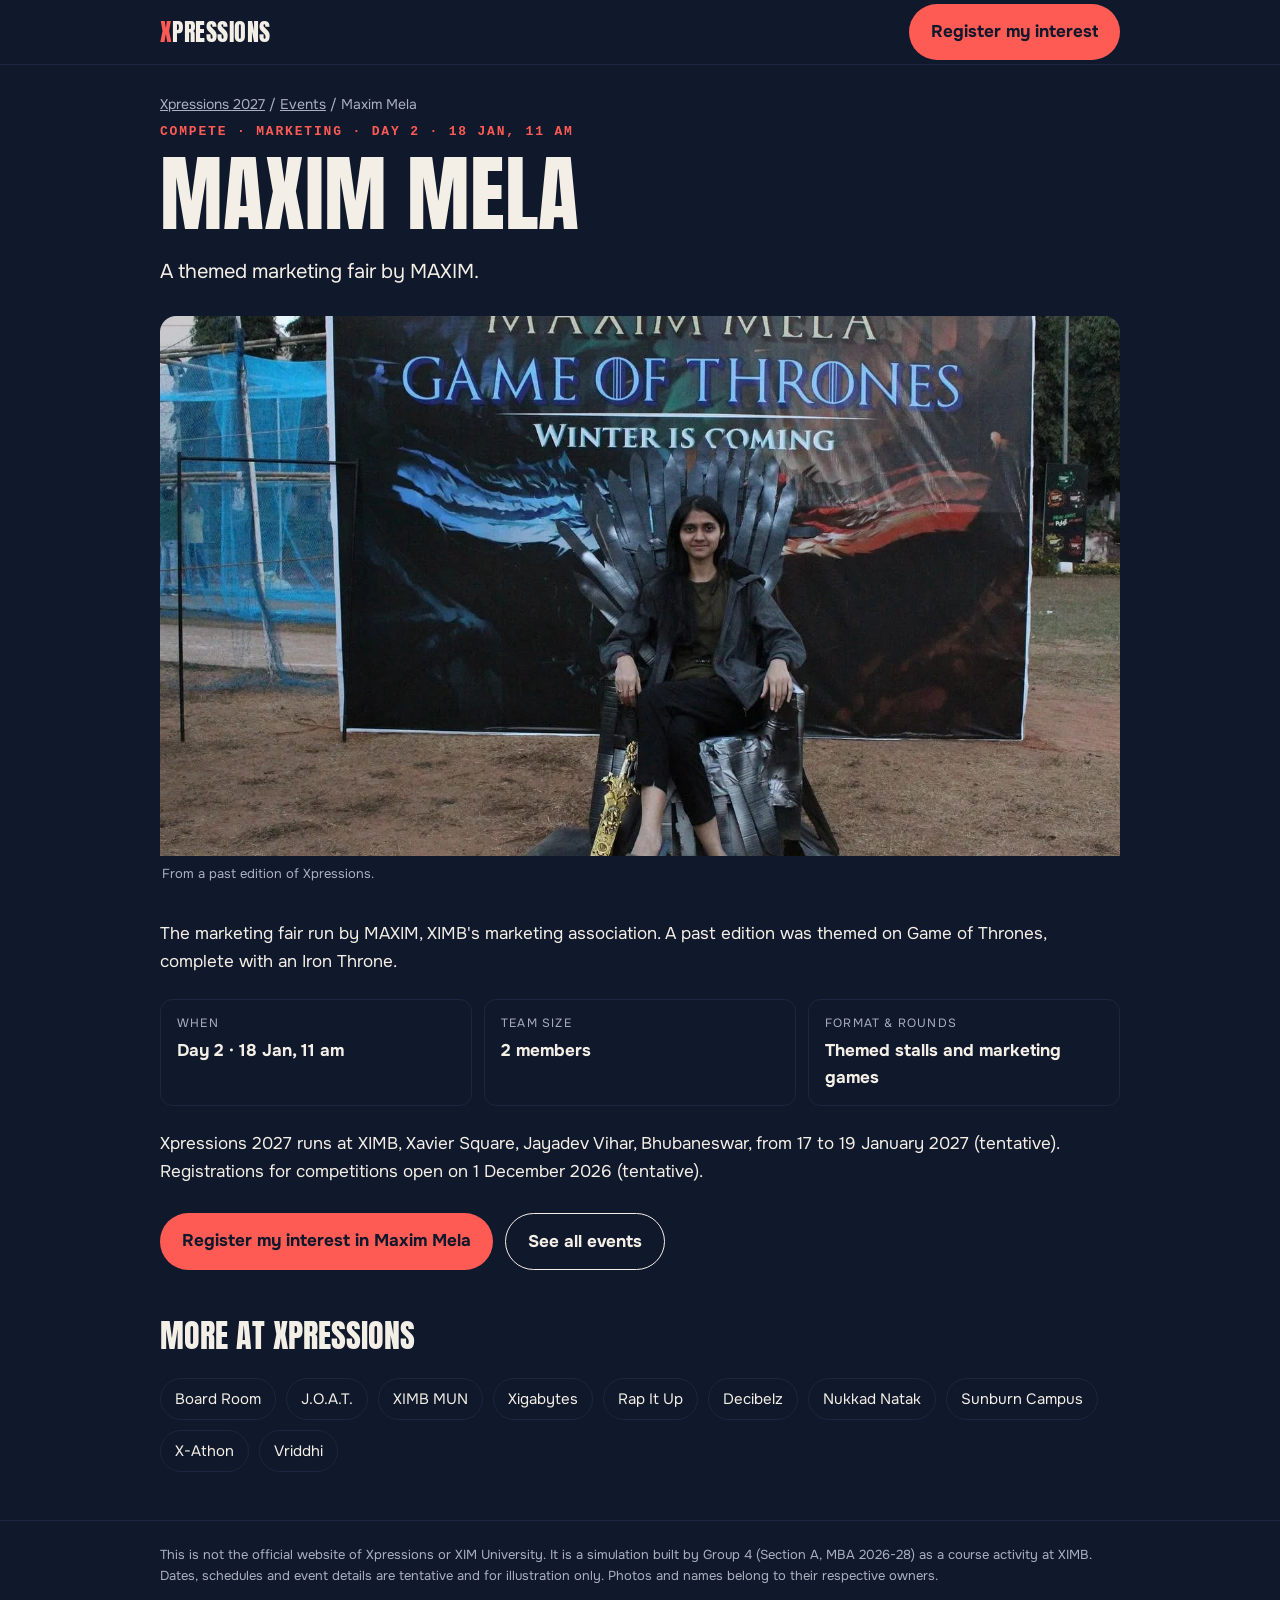
<file: events/maxim-mela.html>
<!doctype html>
<html lang="en">
<head>
<meta charset="utf-8">
<meta name="viewport" content="width=device-width, initial-scale=1">
<title>Maxim Mela: Marketing at Xpressions 2027, XIMB</title>
<meta name="description" content="Maxim Mela at Xpressions 2027, XIMB Bhubaneswar. A themed marketing fair by MAXIM. Day 2, 18 Jan, 11 am (tentative). Register your interest.">
<link rel="canonical" href="https://xpressionsmicrosite.vercel.app/events/maxim-mela.html">
<meta name="theme-color" content="#10182b">
<link rel="icon" href="../favicon.ico" sizes="any">
<meta property="og:title" content="Maxim Mela: Marketing at Xpressions 2027, XIMB">
<meta property="og:description" content="Maxim Mela at Xpressions 2027, XIMB Bhubaneswar. A themed marketing fair by MAXIM. Day 2, 18 Jan, 11 am (tentative). Register your interest.">
<meta property="og:image" content="https://xpressionsmicrosite.vercel.app/assets/ev-maximmela.webp">
<meta property="og:url" content="https://xpressionsmicrosite.vercel.app/events/maxim-mela.html">
<meta property="og:type" content="article">
<meta name="twitter:card" content="summary_large_image">
<script type="application/ld+json">[{"@context":"https://schema.org","@type":"Event","name":"Maxim Mela at Xpressions 2027","description":"The marketing fair run by MAXIM, XIMB's marketing association. A past edition was themed on Game of Thrones, complete with an Iron Throne.","startDate":"2027-01-18","endDate":"2027-01-18","eventStatus":"https://schema.org/EventScheduled","eventAttendanceMode":"https://schema.org/OfflineEventAttendanceMode","location":{"@type":"Place","name":"Xavier Institute of Management Bhubaneswar (XIMB)","address":{"@type":"PostalAddress","streetAddress":"Xavier Square, Jayadev Vihar","addressLocality":"Bhubaneswar","addressRegion":"Odisha","addressCountry":"IN"}},"image":["https://xpressionsmicrosite.vercel.app/assets/ev-maximmela.webp"],"organizer":{"@type":"Organization","name":"Group 4, Section A, MBA 2026-28 (XIMB course project)","url":"https://xpressionsmicrosite.vercel.app/"},"url":"https://xpressionsmicrosite.vercel.app/events/maxim-mela.html","superEvent":{"@type":"Event","name":"Xpressions 2027","url":"https://xpressionsmicrosite.vercel.app/","startDate":"2027-01-17","endDate":"2027-01-19","eventStatus":"https://schema.org/EventScheduled","eventAttendanceMode":"https://schema.org/OfflineEventAttendanceMode","location":{"@type":"Place","name":"Xavier Institute of Management Bhubaneswar (XIMB)","address":{"@type":"PostalAddress","streetAddress":"Xavier Square, Jayadev Vihar","addressLocality":"Bhubaneswar","addressRegion":"Odisha","addressCountry":"IN"}},"image":["https://xpressionsmicrosite.vercel.app/assets/hero-mic.webp"],"organizer":{"@type":"Organization","name":"Group 4, Section A, MBA 2026-28 (XIMB course project)","url":"https://xpressionsmicrosite.vercel.app/"},"description":"XIMB's annual management and cultural fest in Bhubaneswar."}},{"@context":"https://schema.org","@type":"BreadcrumbList","itemListElement":[{"@type":"ListItem","position":1,"name":"Xpressions 2027","item":"https://xpressionsmicrosite.vercel.app/"},{"@type":"ListItem","position":2,"name":"Events","item":"https://xpressionsmicrosite.vercel.app/#explore"},{"@type":"ListItem","position":3,"name":"Maxim Mela","item":"https://xpressionsmicrosite.vercel.app/events/maxim-mela.html"}]}]</script>
<script async src="https://www.googletagmanager.com/gtag/js?id=G-E7EFH1RP3V"></script>
<script>window.dataLayer=window.dataLayer||[];function gtag(){dataLayer.push(arguments);}gtag('js',new Date());gtag('config','G-E7EFH1RP3V');</script>
<style>
@font-face{font-family:'Anton';src:url(../assets/fonts/anton-latin-400-normal.woff2) format('woff2');font-display:swap}
@font-face{font-family:'Onest';src:url(../assets/fonts/onest-latin-400-normal.woff2) format('woff2');font-weight:400;font-display:swap}
@font-face{font-family:'Onest';src:url(../assets/fonts/onest-latin-700-normal.woff2) format('woff2');font-weight:700;font-display:swap}
:root{--navy:#10182b;--ivory:#f4efe6;--coral:#ff5b55;--muted:#aab0c0;--line:#1b2640}
*{box-sizing:border-box}body{margin:0;background:var(--navy);color:var(--ivory);font:400 17px/1.6 'Onest',system-ui,sans-serif}
a{color:var(--coral)}.wrap{width:min(960px,100% - 40px);margin-inline:auto}
header{border-bottom:1px solid var(--line)}header .wrap{display:flex;justify-content:space-between;align-items:center;min-height:64px}
.brand{font-family:'Anton',Impact,sans-serif;font-size:24px;letter-spacing:.02em;color:var(--ivory);text-decoration:none}.brand span{color:var(--coral)}
nav.crumbs{font-size:14px;color:var(--muted);margin:28px 0 8px}nav.crumbs a{color:var(--muted)}
.eyebrow{font:700 13px/1.4 ui-monospace,Menlo,monospace;letter-spacing:.14em;text-transform:uppercase;color:var(--coral);margin:0}
h1{font-family:'Anton',Impact,sans-serif;font-weight:400;font-size:clamp(44px,8vw,84px);line-height:1;margin:10px 0 18px;text-transform:uppercase}
.lead{font-size:20px;max-width:640px}figure{margin:28px 0;border-radius:16px;overflow:hidden}figure img{width:100%;height:auto;display:block;aspect-ratio:16/9;object-fit:cover}
figcaption{font-size:13px;color:var(--muted);padding:8px 2px}
dl{display:grid;grid-template-columns:repeat(auto-fit,minmax(200px,1fr));gap:12px;margin:24px 0}dl div{border:1px solid var(--line);border-radius:12px;padding:14px 16px}
dt{font-size:12px;letter-spacing:.1em;text-transform:uppercase;color:var(--muted)}dd{margin:4px 0 0;font-weight:700}
.cta{display:flex;flex-wrap:wrap;gap:12px;margin:28px 0 40px}.btn{display:inline-block;padding:14px 22px;border-radius:999px;font-weight:700;text-decoration:none;background:var(--coral);color:var(--navy)}
.btn.line{background:none;color:var(--ivory);border:1.5px solid var(--ivory)}
h2{font-family:'Anton',Impact,sans-serif;font-weight:400;font-size:32px;text-transform:uppercase;margin:40px 0 12px}
ul.more{list-style:none;padding:0;display:flex;flex-wrap:wrap;gap:10px}ul.more a{display:inline-block;border:1px solid var(--line);border-radius:999px;padding:8px 14px;color:var(--ivory);text-decoration:none;font-size:15px}
footer{border-top:1px solid var(--line);margin-top:48px;padding:24px 0 40px;font-size:13px;color:var(--muted)}
</style>
</head>
<body>
<header><div class="wrap"><a class="brand" href="../"><span>X</span>PRESSIONS</a><a class="btn" href="../#interest" data-cta="header">Register my interest</a></div></header>
<main class="wrap">
  <nav class="crumbs" aria-label="Breadcrumb"><a href="../">Xpressions 2027</a> / <a href="../#explore">Events</a> / Maxim Mela</nav>
  <p class="eyebrow">Compete · Marketing · Day 2 · 18 Jan, 11 am</p>
  <h1>Maxim Mela</h1>
  <p class="lead">A themed marketing fair by MAXIM.</p>
  <figure><img src="../assets/ev-maximmela.webp" alt="Maxim Mela at a past edition of Xpressions, XIMB" width="1280" height="720" loading="eager"><figcaption>From a past edition of Xpressions.</figcaption></figure>
  <p>The marketing fair run by MAXIM, XIMB's marketing association. A past edition was themed on Game of Thrones, complete with an Iron Throne.</p>
  <dl><div><dt>When</dt><dd>Day 2 · 18 Jan, 11 am</dd></div><div><dt>Team size</dt><dd>2 members</dd></div><div><dt>Format &amp; rounds</dt><dd>Themed stalls and marketing games</dd></div></dl>
  <p>Xpressions 2027 runs at XIMB, Xavier Square, Jayadev Vihar, Bhubaneswar, from 17 to 19 January 2027 (tentative). Registrations for competitions open on 1 December 2026 (tentative).</p>
  <div class="cta"><a class="btn" href="../#interest" data-cta="page">Register my interest in Maxim Mela</a><a class="btn line" href="../#explore">See all events</a></div>
  <h2>More at Xpressions</h2>
  <ul class="more"><li><a href="board-room.html">Board Room</a></li><li><a href="j-o-a-t.html">J.O.A.T.</a></li><li><a href="ximb-mun.html">XIMB MUN</a></li><li><a href="xigabytes.html">Xigabytes</a></li><li><a href="rap-it-up.html">Rap It Up</a></li><li><a href="decibelz.html">Decibelz</a></li><li><a href="nukkad-natak.html">Nukkad Natak</a></li><li><a href="sunburn-campus.html">Sunburn Campus</a></li><li><a href="x-athon.html">X-Athon</a></li><li><a href="vriddhi.html">Vriddhi</a></li></ul>
</main>
<footer><div class="wrap">This is not the official website of Xpressions or XIM University. It is a simulation built by Group 4 (Section A, MBA 2026-28) as a course activity at XIMB. Dates, schedules and event details are tentative and for illustration only. Photos and names belong to their respective owners.</div></footer>
<script>document.querySelectorAll('[data-cta]').forEach(a=>a.addEventListener('click',()=>gtag('event','cta_click',{cta_text:a.textContent.trim().slice(0,60),cta_location:'event_page_'+a.dataset.cta,event_name:"Maxim Mela"})));</script>
</body>
</html>
</file>
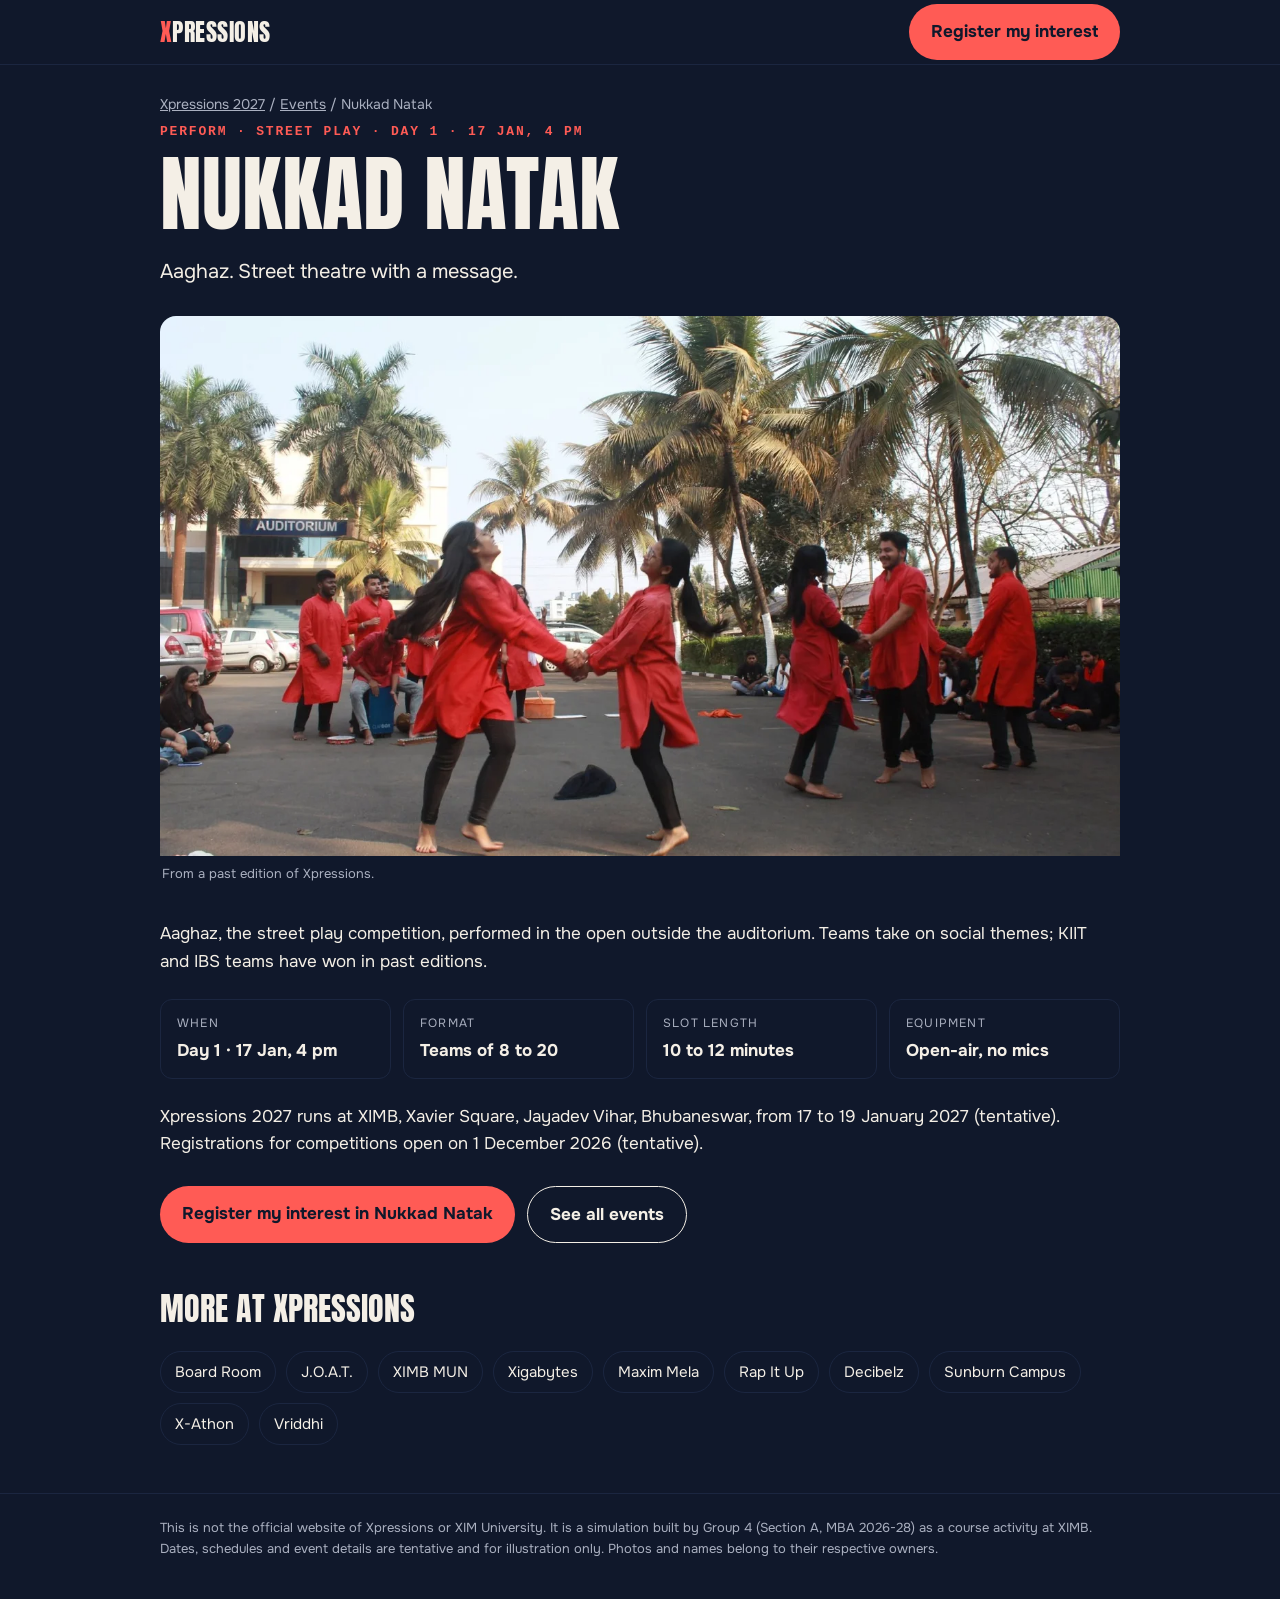
<file: events/nukkad-natak.html>
<!doctype html>
<html lang="en">
<head>
<meta charset="utf-8">
<meta name="viewport" content="width=device-width, initial-scale=1">
<title>Nukkad Natak: Street play at Xpressions 2027, XIMB</title>
<meta name="description" content="Nukkad Natak at Xpressions 2027, XIMB Bhubaneswar. Aaghaz. Street theatre with a message. Day 1, 17 Jan, 4 pm (tentative). Register your interest.">
<link rel="canonical" href="https://xpressionsmicrosite.vercel.app/events/nukkad-natak.html">
<meta name="theme-color" content="#10182b">
<link rel="icon" href="../favicon.ico" sizes="any">
<meta property="og:title" content="Nukkad Natak: Street play at Xpressions 2027, XIMB">
<meta property="og:description" content="Nukkad Natak at Xpressions 2027, XIMB Bhubaneswar. Aaghaz. Street theatre with a message. Day 1, 17 Jan, 4 pm (tentative). Register your interest.">
<meta property="og:image" content="https://xpressionsmicrosite.vercel.app/assets/ev-nukkad.webp">
<meta property="og:url" content="https://xpressionsmicrosite.vercel.app/events/nukkad-natak.html">
<meta property="og:type" content="article">
<meta name="twitter:card" content="summary_large_image">
<script type="application/ld+json">[{"@context":"https://schema.org","@type":"Event","name":"Nukkad Natak at Xpressions 2027","description":"Aaghaz, the street play competition, performed in the open outside the auditorium. Teams take on social themes; KIIT and IBS teams have won in past editions.","startDate":"2027-01-17","endDate":"2027-01-17","eventStatus":"https://schema.org/EventScheduled","eventAttendanceMode":"https://schema.org/OfflineEventAttendanceMode","location":{"@type":"Place","name":"Xavier Institute of Management Bhubaneswar (XIMB)","address":{"@type":"PostalAddress","streetAddress":"Xavier Square, Jayadev Vihar","addressLocality":"Bhubaneswar","addressRegion":"Odisha","addressCountry":"IN"}},"image":["https://xpressionsmicrosite.vercel.app/assets/ev-nukkad.webp"],"organizer":{"@type":"Organization","name":"Group 4, Section A, MBA 2026-28 (XIMB course project)","url":"https://xpressionsmicrosite.vercel.app/"},"url":"https://xpressionsmicrosite.vercel.app/events/nukkad-natak.html","superEvent":{"@type":"Event","name":"Xpressions 2027","url":"https://xpressionsmicrosite.vercel.app/","startDate":"2027-01-17","endDate":"2027-01-19","eventStatus":"https://schema.org/EventScheduled","eventAttendanceMode":"https://schema.org/OfflineEventAttendanceMode","location":{"@type":"Place","name":"Xavier Institute of Management Bhubaneswar (XIMB)","address":{"@type":"PostalAddress","streetAddress":"Xavier Square, Jayadev Vihar","addressLocality":"Bhubaneswar","addressRegion":"Odisha","addressCountry":"IN"}},"image":["https://xpressionsmicrosite.vercel.app/assets/hero-mic.webp"],"organizer":{"@type":"Organization","name":"Group 4, Section A, MBA 2026-28 (XIMB course project)","url":"https://xpressionsmicrosite.vercel.app/"},"description":"XIMB's annual management and cultural fest in Bhubaneswar."}},{"@context":"https://schema.org","@type":"BreadcrumbList","itemListElement":[{"@type":"ListItem","position":1,"name":"Xpressions 2027","item":"https://xpressionsmicrosite.vercel.app/"},{"@type":"ListItem","position":2,"name":"Events","item":"https://xpressionsmicrosite.vercel.app/#explore"},{"@type":"ListItem","position":3,"name":"Nukkad Natak","item":"https://xpressionsmicrosite.vercel.app/events/nukkad-natak.html"}]}]</script>
<script async src="https://www.googletagmanager.com/gtag/js?id=G-E7EFH1RP3V"></script>
<script>window.dataLayer=window.dataLayer||[];function gtag(){dataLayer.push(arguments);}gtag('js',new Date());gtag('config','G-E7EFH1RP3V');</script>
<style>
@font-face{font-family:'Anton';src:url(../assets/fonts/anton-latin-400-normal.woff2) format('woff2');font-display:swap}
@font-face{font-family:'Onest';src:url(../assets/fonts/onest-latin-400-normal.woff2) format('woff2');font-weight:400;font-display:swap}
@font-face{font-family:'Onest';src:url(../assets/fonts/onest-latin-700-normal.woff2) format('woff2');font-weight:700;font-display:swap}
:root{--navy:#10182b;--ivory:#f4efe6;--coral:#ff5b55;--muted:#aab0c0;--line:#1b2640}
*{box-sizing:border-box}body{margin:0;background:var(--navy);color:var(--ivory);font:400 17px/1.6 'Onest',system-ui,sans-serif}
a{color:var(--coral)}.wrap{width:min(960px,100% - 40px);margin-inline:auto}
header{border-bottom:1px solid var(--line)}header .wrap{display:flex;justify-content:space-between;align-items:center;min-height:64px}
.brand{font-family:'Anton',Impact,sans-serif;font-size:24px;letter-spacing:.02em;color:var(--ivory);text-decoration:none}.brand span{color:var(--coral)}
nav.crumbs{font-size:14px;color:var(--muted);margin:28px 0 8px}nav.crumbs a{color:var(--muted)}
.eyebrow{font:700 13px/1.4 ui-monospace,Menlo,monospace;letter-spacing:.14em;text-transform:uppercase;color:var(--coral);margin:0}
h1{font-family:'Anton',Impact,sans-serif;font-weight:400;font-size:clamp(44px,8vw,84px);line-height:1;margin:10px 0 18px;text-transform:uppercase}
.lead{font-size:20px;max-width:640px}figure{margin:28px 0;border-radius:16px;overflow:hidden}figure img{width:100%;height:auto;display:block;aspect-ratio:16/9;object-fit:cover}
figcaption{font-size:13px;color:var(--muted);padding:8px 2px}
dl{display:grid;grid-template-columns:repeat(auto-fit,minmax(200px,1fr));gap:12px;margin:24px 0}dl div{border:1px solid var(--line);border-radius:12px;padding:14px 16px}
dt{font-size:12px;letter-spacing:.1em;text-transform:uppercase;color:var(--muted)}dd{margin:4px 0 0;font-weight:700}
.cta{display:flex;flex-wrap:wrap;gap:12px;margin:28px 0 40px}.btn{display:inline-block;padding:14px 22px;border-radius:999px;font-weight:700;text-decoration:none;background:var(--coral);color:var(--navy)}
.btn.line{background:none;color:var(--ivory);border:1.5px solid var(--ivory)}
h2{font-family:'Anton',Impact,sans-serif;font-weight:400;font-size:32px;text-transform:uppercase;margin:40px 0 12px}
ul.more{list-style:none;padding:0;display:flex;flex-wrap:wrap;gap:10px}ul.more a{display:inline-block;border:1px solid var(--line);border-radius:999px;padding:8px 14px;color:var(--ivory);text-decoration:none;font-size:15px}
footer{border-top:1px solid var(--line);margin-top:48px;padding:24px 0 40px;font-size:13px;color:var(--muted)}
</style>
</head>
<body>
<header><div class="wrap"><a class="brand" href="../"><span>X</span>PRESSIONS</a><a class="btn" href="../#interest" data-cta="header">Register my interest</a></div></header>
<main class="wrap">
  <nav class="crumbs" aria-label="Breadcrumb"><a href="../">Xpressions 2027</a> / <a href="../#explore">Events</a> / Nukkad Natak</nav>
  <p class="eyebrow">Perform · Street play · Day 1 · 17 Jan, 4 pm</p>
  <h1>Nukkad Natak</h1>
  <p class="lead">Aaghaz. Street theatre with a message.</p>
  <figure><img src="../assets/ev-nukkad.webp" alt="Nukkad Natak at a past edition of Xpressions, XIMB" width="1280" height="720" loading="eager"><figcaption>From a past edition of Xpressions.</figcaption></figure>
  <p>Aaghaz, the street play competition, performed in the open outside the auditorium. Teams take on social themes; KIIT and IBS teams have won in past editions.</p>
  <dl><div><dt>When</dt><dd>Day 1 · 17 Jan, 4 pm</dd></div><div><dt>Format</dt><dd>Teams of 8 to 20</dd></div><div><dt>Slot length</dt><dd>10 to 12 minutes</dd></div><div><dt>Equipment</dt><dd>Open-air, no mics</dd></div></dl>
  <p>Xpressions 2027 runs at XIMB, Xavier Square, Jayadev Vihar, Bhubaneswar, from 17 to 19 January 2027 (tentative). Registrations for competitions open on 1 December 2026 (tentative).</p>
  <div class="cta"><a class="btn" href="../#interest" data-cta="page">Register my interest in Nukkad Natak</a><a class="btn line" href="../#explore">See all events</a></div>
  <h2>More at Xpressions</h2>
  <ul class="more"><li><a href="board-room.html">Board Room</a></li><li><a href="j-o-a-t.html">J.O.A.T.</a></li><li><a href="ximb-mun.html">XIMB MUN</a></li><li><a href="xigabytes.html">Xigabytes</a></li><li><a href="maxim-mela.html">Maxim Mela</a></li><li><a href="rap-it-up.html">Rap It Up</a></li><li><a href="decibelz.html">Decibelz</a></li><li><a href="sunburn-campus.html">Sunburn Campus</a></li><li><a href="x-athon.html">X-Athon</a></li><li><a href="vriddhi.html">Vriddhi</a></li></ul>
</main>
<footer><div class="wrap">This is not the official website of Xpressions or XIM University. It is a simulation built by Group 4 (Section A, MBA 2026-28) as a course activity at XIMB. Dates, schedules and event details are tentative and for illustration only. Photos and names belong to their respective owners.</div></footer>
<script>document.querySelectorAll('[data-cta]').forEach(a=>a.addEventListener('click',()=>gtag('event','cta_click',{cta_text:a.textContent.trim().slice(0,60),cta_location:'event_page_'+a.dataset.cta,event_name:"Nukkad Natak"})));</script>
</body>
</html>
</file>
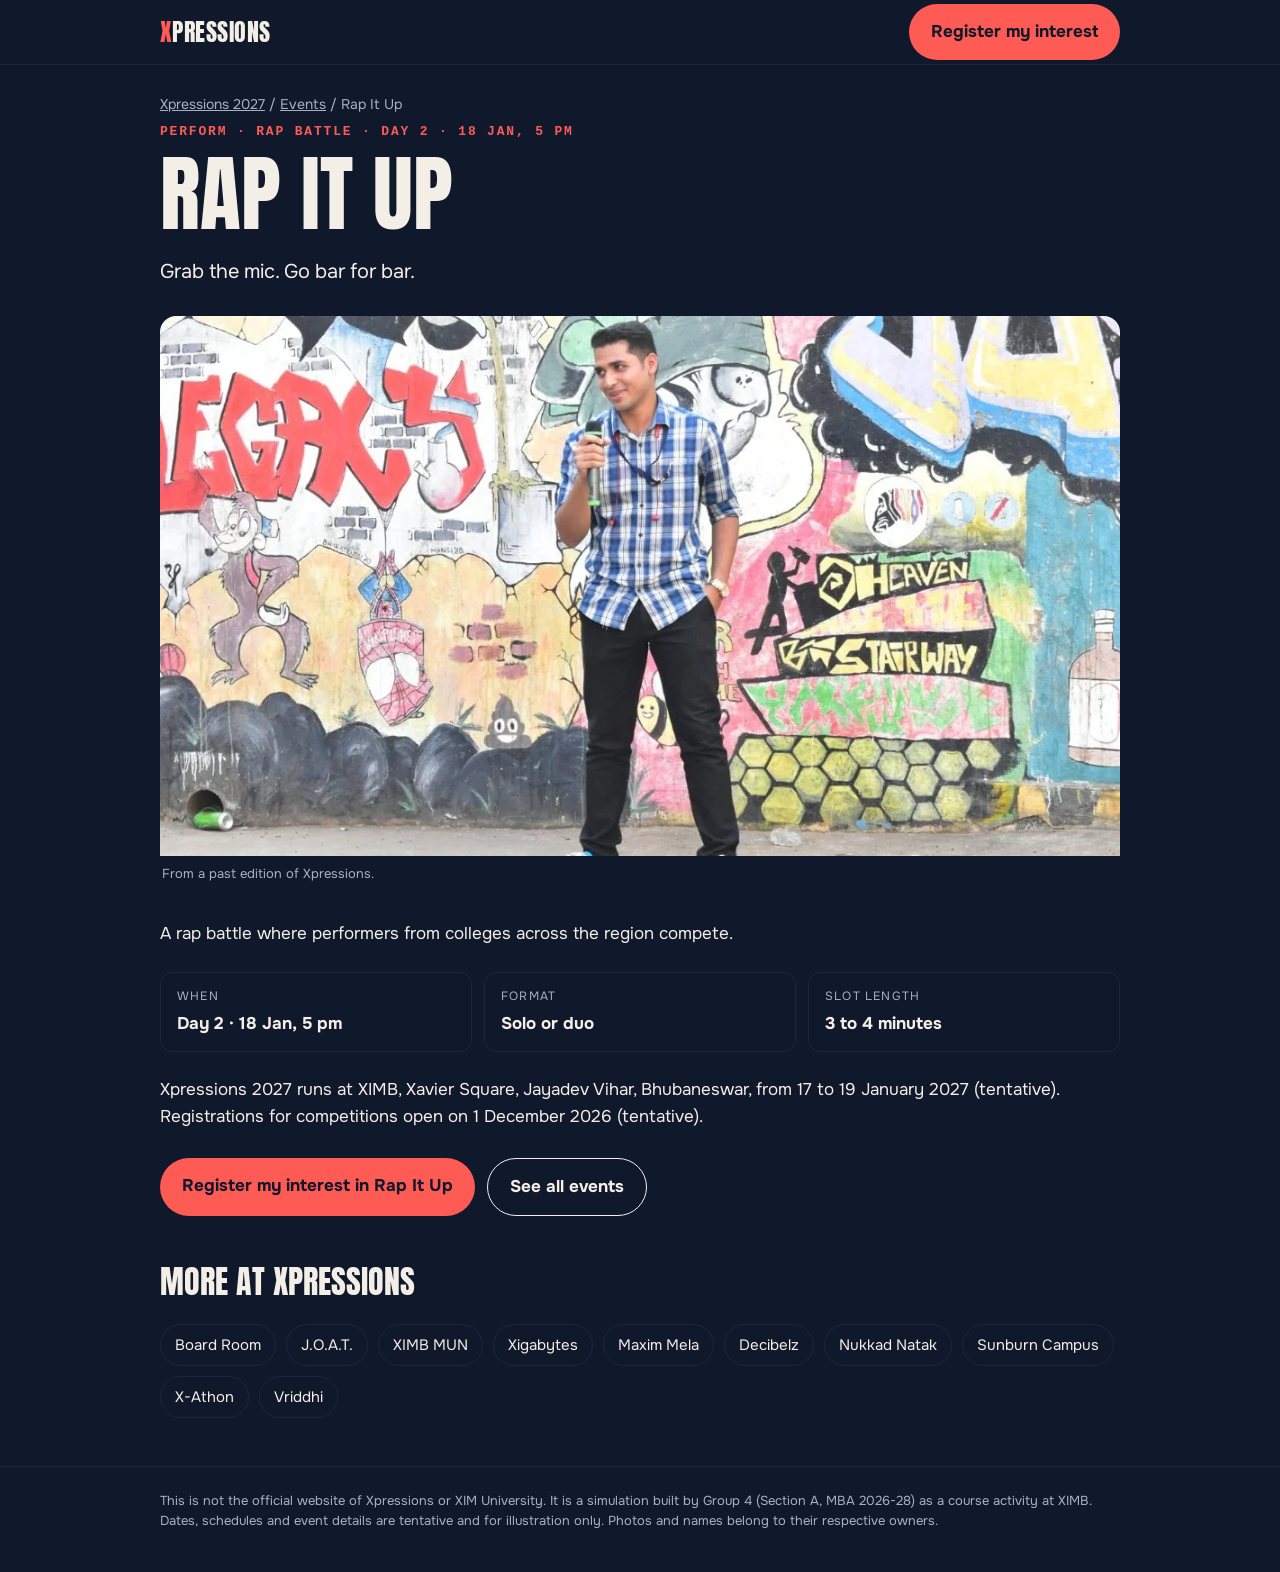
<file: events/rap-it-up.html>
<!doctype html>
<html lang="en">
<head>
<meta charset="utf-8">
<meta name="viewport" content="width=device-width, initial-scale=1">
<title>Rap It Up: Rap battle at Xpressions 2027, XIMB</title>
<meta name="description" content="Rap It Up at Xpressions 2027, XIMB Bhubaneswar. Grab the mic. Go bar for bar. Day 2, 18 Jan, 5 pm (tentative). Register your interest.">
<link rel="canonical" href="https://xpressionsmicrosite.vercel.app/events/rap-it-up.html">
<meta name="theme-color" content="#10182b">
<link rel="icon" href="../favicon.ico" sizes="any">
<meta property="og:title" content="Rap It Up: Rap battle at Xpressions 2027, XIMB">
<meta property="og:description" content="Rap It Up at Xpressions 2027, XIMB Bhubaneswar. Grab the mic. Go bar for bar. Day 2, 18 Jan, 5 pm (tentative). Register your interest.">
<meta property="og:image" content="https://xpressionsmicrosite.vercel.app/assets/ev-rapitup.webp">
<meta property="og:url" content="https://xpressionsmicrosite.vercel.app/events/rap-it-up.html">
<meta property="og:type" content="article">
<meta name="twitter:card" content="summary_large_image">
<script type="application/ld+json">[{"@context":"https://schema.org","@type":"Event","name":"Rap It Up at Xpressions 2027","description":"A rap battle where performers from colleges across the region compete.","startDate":"2027-01-18","endDate":"2027-01-18","eventStatus":"https://schema.org/EventScheduled","eventAttendanceMode":"https://schema.org/OfflineEventAttendanceMode","location":{"@type":"Place","name":"Xavier Institute of Management Bhubaneswar (XIMB)","address":{"@type":"PostalAddress","streetAddress":"Xavier Square, Jayadev Vihar","addressLocality":"Bhubaneswar","addressRegion":"Odisha","addressCountry":"IN"}},"image":["https://xpressionsmicrosite.vercel.app/assets/ev-rapitup.webp"],"organizer":{"@type":"Organization","name":"Group 4, Section A, MBA 2026-28 (XIMB course project)","url":"https://xpressionsmicrosite.vercel.app/"},"url":"https://xpressionsmicrosite.vercel.app/events/rap-it-up.html","superEvent":{"@type":"Event","name":"Xpressions 2027","url":"https://xpressionsmicrosite.vercel.app/","startDate":"2027-01-17","endDate":"2027-01-19","eventStatus":"https://schema.org/EventScheduled","eventAttendanceMode":"https://schema.org/OfflineEventAttendanceMode","location":{"@type":"Place","name":"Xavier Institute of Management Bhubaneswar (XIMB)","address":{"@type":"PostalAddress","streetAddress":"Xavier Square, Jayadev Vihar","addressLocality":"Bhubaneswar","addressRegion":"Odisha","addressCountry":"IN"}},"image":["https://xpressionsmicrosite.vercel.app/assets/hero-mic.webp"],"organizer":{"@type":"Organization","name":"Group 4, Section A, MBA 2026-28 (XIMB course project)","url":"https://xpressionsmicrosite.vercel.app/"},"description":"XIMB's annual management and cultural fest in Bhubaneswar."}},{"@context":"https://schema.org","@type":"BreadcrumbList","itemListElement":[{"@type":"ListItem","position":1,"name":"Xpressions 2027","item":"https://xpressionsmicrosite.vercel.app/"},{"@type":"ListItem","position":2,"name":"Events","item":"https://xpressionsmicrosite.vercel.app/#explore"},{"@type":"ListItem","position":3,"name":"Rap It Up","item":"https://xpressionsmicrosite.vercel.app/events/rap-it-up.html"}]}]</script>
<script async src="https://www.googletagmanager.com/gtag/js?id=G-E7EFH1RP3V"></script>
<script>window.dataLayer=window.dataLayer||[];function gtag(){dataLayer.push(arguments);}gtag('js',new Date());gtag('config','G-E7EFH1RP3V');</script>
<style>
@font-face{font-family:'Anton';src:url(../assets/fonts/anton-latin-400-normal.woff2) format('woff2');font-display:swap}
@font-face{font-family:'Onest';src:url(../assets/fonts/onest-latin-400-normal.woff2) format('woff2');font-weight:400;font-display:swap}
@font-face{font-family:'Onest';src:url(../assets/fonts/onest-latin-700-normal.woff2) format('woff2');font-weight:700;font-display:swap}
:root{--navy:#10182b;--ivory:#f4efe6;--coral:#ff5b55;--muted:#aab0c0;--line:#1b2640}
*{box-sizing:border-box}body{margin:0;background:var(--navy);color:var(--ivory);font:400 17px/1.6 'Onest',system-ui,sans-serif}
a{color:var(--coral)}.wrap{width:min(960px,100% - 40px);margin-inline:auto}
header{border-bottom:1px solid var(--line)}header .wrap{display:flex;justify-content:space-between;align-items:center;min-height:64px}
.brand{font-family:'Anton',Impact,sans-serif;font-size:24px;letter-spacing:.02em;color:var(--ivory);text-decoration:none}.brand span{color:var(--coral)}
nav.crumbs{font-size:14px;color:var(--muted);margin:28px 0 8px}nav.crumbs a{color:var(--muted)}
.eyebrow{font:700 13px/1.4 ui-monospace,Menlo,monospace;letter-spacing:.14em;text-transform:uppercase;color:var(--coral);margin:0}
h1{font-family:'Anton',Impact,sans-serif;font-weight:400;font-size:clamp(44px,8vw,84px);line-height:1;margin:10px 0 18px;text-transform:uppercase}
.lead{font-size:20px;max-width:640px}figure{margin:28px 0;border-radius:16px;overflow:hidden}figure img{width:100%;height:auto;display:block;aspect-ratio:16/9;object-fit:cover}
figcaption{font-size:13px;color:var(--muted);padding:8px 2px}
dl{display:grid;grid-template-columns:repeat(auto-fit,minmax(200px,1fr));gap:12px;margin:24px 0}dl div{border:1px solid var(--line);border-radius:12px;padding:14px 16px}
dt{font-size:12px;letter-spacing:.1em;text-transform:uppercase;color:var(--muted)}dd{margin:4px 0 0;font-weight:700}
.cta{display:flex;flex-wrap:wrap;gap:12px;margin:28px 0 40px}.btn{display:inline-block;padding:14px 22px;border-radius:999px;font-weight:700;text-decoration:none;background:var(--coral);color:var(--navy)}
.btn.line{background:none;color:var(--ivory);border:1.5px solid var(--ivory)}
h2{font-family:'Anton',Impact,sans-serif;font-weight:400;font-size:32px;text-transform:uppercase;margin:40px 0 12px}
ul.more{list-style:none;padding:0;display:flex;flex-wrap:wrap;gap:10px}ul.more a{display:inline-block;border:1px solid var(--line);border-radius:999px;padding:8px 14px;color:var(--ivory);text-decoration:none;font-size:15px}
footer{border-top:1px solid var(--line);margin-top:48px;padding:24px 0 40px;font-size:13px;color:var(--muted)}
</style>
</head>
<body>
<header><div class="wrap"><a class="brand" href="../"><span>X</span>PRESSIONS</a><a class="btn" href="../#interest" data-cta="header">Register my interest</a></div></header>
<main class="wrap">
  <nav class="crumbs" aria-label="Breadcrumb"><a href="../">Xpressions 2027</a> / <a href="../#explore">Events</a> / Rap It Up</nav>
  <p class="eyebrow">Perform · Rap battle · Day 2 · 18 Jan, 5 pm</p>
  <h1>Rap It Up</h1>
  <p class="lead">Grab the mic. Go bar for bar.</p>
  <figure><img src="../assets/ev-rapitup.webp" alt="Rap It Up at a past edition of Xpressions, XIMB" width="1280" height="720" loading="eager"><figcaption>From a past edition of Xpressions.</figcaption></figure>
  <p>A rap battle where performers from colleges across the region compete.</p>
  <dl><div><dt>When</dt><dd>Day 2 · 18 Jan, 5 pm</dd></div><div><dt>Format</dt><dd>Solo or duo</dd></div><div><dt>Slot length</dt><dd>3 to 4 minutes</dd></div></dl>
  <p>Xpressions 2027 runs at XIMB, Xavier Square, Jayadev Vihar, Bhubaneswar, from 17 to 19 January 2027 (tentative). Registrations for competitions open on 1 December 2026 (tentative).</p>
  <div class="cta"><a class="btn" href="../#interest" data-cta="page">Register my interest in Rap It Up</a><a class="btn line" href="../#explore">See all events</a></div>
  <h2>More at Xpressions</h2>
  <ul class="more"><li><a href="board-room.html">Board Room</a></li><li><a href="j-o-a-t.html">J.O.A.T.</a></li><li><a href="ximb-mun.html">XIMB MUN</a></li><li><a href="xigabytes.html">Xigabytes</a></li><li><a href="maxim-mela.html">Maxim Mela</a></li><li><a href="decibelz.html">Decibelz</a></li><li><a href="nukkad-natak.html">Nukkad Natak</a></li><li><a href="sunburn-campus.html">Sunburn Campus</a></li><li><a href="x-athon.html">X-Athon</a></li><li><a href="vriddhi.html">Vriddhi</a></li></ul>
</main>
<footer><div class="wrap">This is not the official website of Xpressions or XIM University. It is a simulation built by Group 4 (Section A, MBA 2026-28) as a course activity at XIMB. Dates, schedules and event details are tentative and for illustration only. Photos and names belong to their respective owners.</div></footer>
<script>document.querySelectorAll('[data-cta]').forEach(a=>a.addEventListener('click',()=>gtag('event','cta_click',{cta_text:a.textContent.trim().slice(0,60),cta_location:'event_page_'+a.dataset.cta,event_name:"Rap It Up"})));</script>
</body>
</html>
</file>
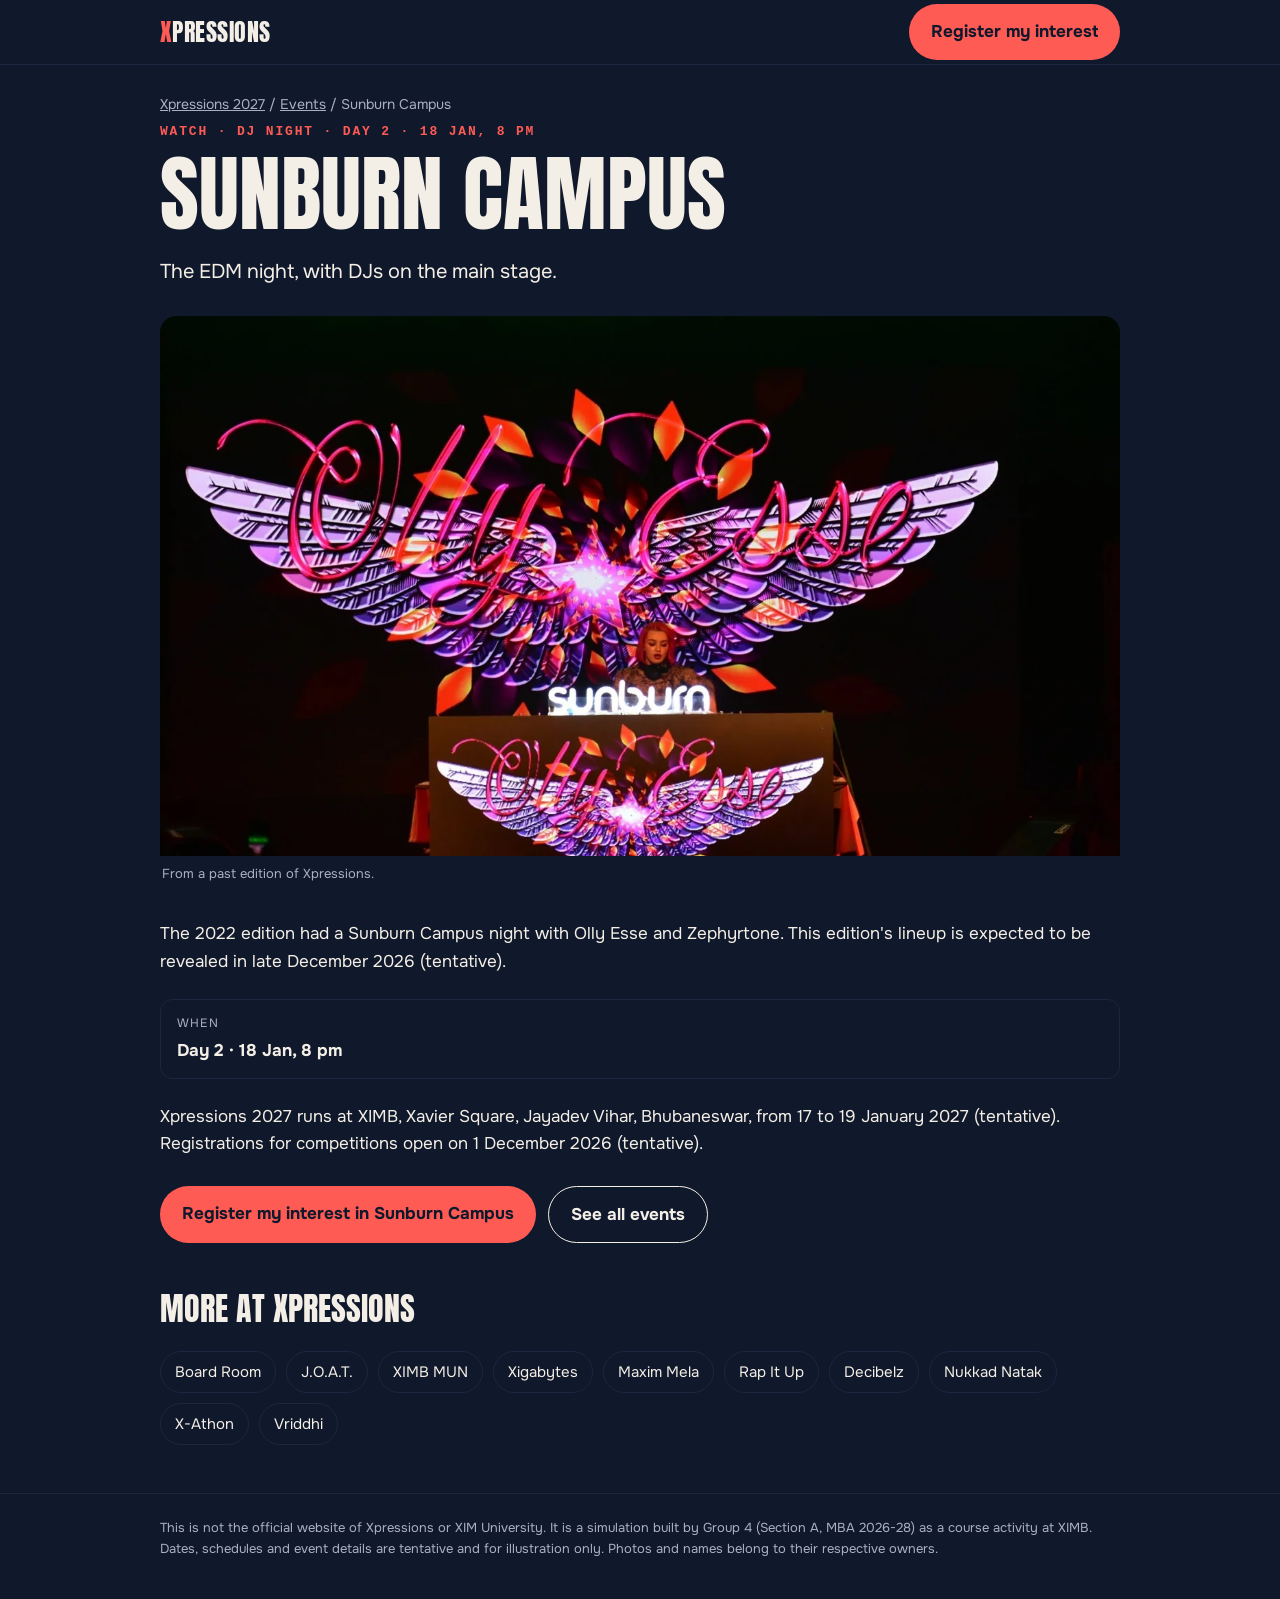
<file: events/sunburn-campus.html>
<!doctype html>
<html lang="en">
<head>
<meta charset="utf-8">
<meta name="viewport" content="width=device-width, initial-scale=1">
<title>Sunburn Campus: DJ night at Xpressions 2027, XIMB</title>
<meta name="description" content="Sunburn Campus at Xpressions 2027, XIMB Bhubaneswar. The EDM night, with DJs on the main stage. Day 2, 18 Jan, 8 pm (tentative). Register your interest.">
<link rel="canonical" href="https://xpressionsmicrosite.vercel.app/events/sunburn-campus.html">
<meta name="theme-color" content="#10182b">
<link rel="icon" href="../favicon.ico" sizes="any">
<meta property="og:title" content="Sunburn Campus: DJ night at Xpressions 2027, XIMB">
<meta property="og:description" content="Sunburn Campus at Xpressions 2027, XIMB Bhubaneswar. The EDM night, with DJs on the main stage. Day 2, 18 Jan, 8 pm (tentative). Register your interest.">
<meta property="og:image" content="https://xpressionsmicrosite.vercel.app/assets/ev-sunburn.webp">
<meta property="og:url" content="https://xpressionsmicrosite.vercel.app/events/sunburn-campus.html">
<meta property="og:type" content="article">
<meta name="twitter:card" content="summary_large_image">
<script type="application/ld+json">[{"@context":"https://schema.org","@type":"Event","name":"Sunburn Campus at Xpressions 2027","description":"The 2022 edition had a Sunburn Campus night with Olly Esse and Zephyrtone. This edition's lineup is expected to be revealed in late December 2026 (tentative).","startDate":"2027-01-18","endDate":"2027-01-18","eventStatus":"https://schema.org/EventScheduled","eventAttendanceMode":"https://schema.org/OfflineEventAttendanceMode","location":{"@type":"Place","name":"Xavier Institute of Management Bhubaneswar (XIMB)","address":{"@type":"PostalAddress","streetAddress":"Xavier Square, Jayadev Vihar","addressLocality":"Bhubaneswar","addressRegion":"Odisha","addressCountry":"IN"}},"image":["https://xpressionsmicrosite.vercel.app/assets/ev-sunburn.webp"],"organizer":{"@type":"Organization","name":"Group 4, Section A, MBA 2026-28 (XIMB course project)","url":"https://xpressionsmicrosite.vercel.app/"},"url":"https://xpressionsmicrosite.vercel.app/events/sunburn-campus.html","superEvent":{"@type":"Event","name":"Xpressions 2027","url":"https://xpressionsmicrosite.vercel.app/","startDate":"2027-01-17","endDate":"2027-01-19","eventStatus":"https://schema.org/EventScheduled","eventAttendanceMode":"https://schema.org/OfflineEventAttendanceMode","location":{"@type":"Place","name":"Xavier Institute of Management Bhubaneswar (XIMB)","address":{"@type":"PostalAddress","streetAddress":"Xavier Square, Jayadev Vihar","addressLocality":"Bhubaneswar","addressRegion":"Odisha","addressCountry":"IN"}},"image":["https://xpressionsmicrosite.vercel.app/assets/hero-mic.webp"],"organizer":{"@type":"Organization","name":"Group 4, Section A, MBA 2026-28 (XIMB course project)","url":"https://xpressionsmicrosite.vercel.app/"},"description":"XIMB's annual management and cultural fest in Bhubaneswar."}},{"@context":"https://schema.org","@type":"BreadcrumbList","itemListElement":[{"@type":"ListItem","position":1,"name":"Xpressions 2027","item":"https://xpressionsmicrosite.vercel.app/"},{"@type":"ListItem","position":2,"name":"Events","item":"https://xpressionsmicrosite.vercel.app/#explore"},{"@type":"ListItem","position":3,"name":"Sunburn Campus","item":"https://xpressionsmicrosite.vercel.app/events/sunburn-campus.html"}]}]</script>
<script async src="https://www.googletagmanager.com/gtag/js?id=G-E7EFH1RP3V"></script>
<script>window.dataLayer=window.dataLayer||[];function gtag(){dataLayer.push(arguments);}gtag('js',new Date());gtag('config','G-E7EFH1RP3V');</script>
<style>
@font-face{font-family:'Anton';src:url(../assets/fonts/anton-latin-400-normal.woff2) format('woff2');font-display:swap}
@font-face{font-family:'Onest';src:url(../assets/fonts/onest-latin-400-normal.woff2) format('woff2');font-weight:400;font-display:swap}
@font-face{font-family:'Onest';src:url(../assets/fonts/onest-latin-700-normal.woff2) format('woff2');font-weight:700;font-display:swap}
:root{--navy:#10182b;--ivory:#f4efe6;--coral:#ff5b55;--muted:#aab0c0;--line:#1b2640}
*{box-sizing:border-box}body{margin:0;background:var(--navy);color:var(--ivory);font:400 17px/1.6 'Onest',system-ui,sans-serif}
a{color:var(--coral)}.wrap{width:min(960px,100% - 40px);margin-inline:auto}
header{border-bottom:1px solid var(--line)}header .wrap{display:flex;justify-content:space-between;align-items:center;min-height:64px}
.brand{font-family:'Anton',Impact,sans-serif;font-size:24px;letter-spacing:.02em;color:var(--ivory);text-decoration:none}.brand span{color:var(--coral)}
nav.crumbs{font-size:14px;color:var(--muted);margin:28px 0 8px}nav.crumbs a{color:var(--muted)}
.eyebrow{font:700 13px/1.4 ui-monospace,Menlo,monospace;letter-spacing:.14em;text-transform:uppercase;color:var(--coral);margin:0}
h1{font-family:'Anton',Impact,sans-serif;font-weight:400;font-size:clamp(44px,8vw,84px);line-height:1;margin:10px 0 18px;text-transform:uppercase}
.lead{font-size:20px;max-width:640px}figure{margin:28px 0;border-radius:16px;overflow:hidden}figure img{width:100%;height:auto;display:block;aspect-ratio:16/9;object-fit:cover}
figcaption{font-size:13px;color:var(--muted);padding:8px 2px}
dl{display:grid;grid-template-columns:repeat(auto-fit,minmax(200px,1fr));gap:12px;margin:24px 0}dl div{border:1px solid var(--line);border-radius:12px;padding:14px 16px}
dt{font-size:12px;letter-spacing:.1em;text-transform:uppercase;color:var(--muted)}dd{margin:4px 0 0;font-weight:700}
.cta{display:flex;flex-wrap:wrap;gap:12px;margin:28px 0 40px}.btn{display:inline-block;padding:14px 22px;border-radius:999px;font-weight:700;text-decoration:none;background:var(--coral);color:var(--navy)}
.btn.line{background:none;color:var(--ivory);border:1.5px solid var(--ivory)}
h2{font-family:'Anton',Impact,sans-serif;font-weight:400;font-size:32px;text-transform:uppercase;margin:40px 0 12px}
ul.more{list-style:none;padding:0;display:flex;flex-wrap:wrap;gap:10px}ul.more a{display:inline-block;border:1px solid var(--line);border-radius:999px;padding:8px 14px;color:var(--ivory);text-decoration:none;font-size:15px}
footer{border-top:1px solid var(--line);margin-top:48px;padding:24px 0 40px;font-size:13px;color:var(--muted)}
</style>
</head>
<body>
<header><div class="wrap"><a class="brand" href="../"><span>X</span>PRESSIONS</a><a class="btn" href="../#interest" data-cta="header">Register my interest</a></div></header>
<main class="wrap">
  <nav class="crumbs" aria-label="Breadcrumb"><a href="../">Xpressions 2027</a> / <a href="../#explore">Events</a> / Sunburn Campus</nav>
  <p class="eyebrow">Watch · DJ night · Day 2 · 18 Jan, 8 pm</p>
  <h1>Sunburn Campus</h1>
  <p class="lead">The EDM night, with DJs on the main stage.</p>
  <figure><img src="../assets/ev-sunburn.webp" alt="Sunburn Campus at a past edition of Xpressions, XIMB" width="1280" height="720" loading="eager"><figcaption>From a past edition of Xpressions.</figcaption></figure>
  <p>The 2022 edition had a Sunburn Campus night with Olly Esse and Zephyrtone. This edition's lineup is expected to be revealed in late December 2026 (tentative).</p>
  <dl><div><dt>When</dt><dd>Day 2 · 18 Jan, 8 pm</dd></div></dl>
  <p>Xpressions 2027 runs at XIMB, Xavier Square, Jayadev Vihar, Bhubaneswar, from 17 to 19 January 2027 (tentative). Registrations for competitions open on 1 December 2026 (tentative).</p>
  <div class="cta"><a class="btn" href="../#interest" data-cta="page">Register my interest in Sunburn Campus</a><a class="btn line" href="../#explore">See all events</a></div>
  <h2>More at Xpressions</h2>
  <ul class="more"><li><a href="board-room.html">Board Room</a></li><li><a href="j-o-a-t.html">J.O.A.T.</a></li><li><a href="ximb-mun.html">XIMB MUN</a></li><li><a href="xigabytes.html">Xigabytes</a></li><li><a href="maxim-mela.html">Maxim Mela</a></li><li><a href="rap-it-up.html">Rap It Up</a></li><li><a href="decibelz.html">Decibelz</a></li><li><a href="nukkad-natak.html">Nukkad Natak</a></li><li><a href="x-athon.html">X-Athon</a></li><li><a href="vriddhi.html">Vriddhi</a></li></ul>
</main>
<footer><div class="wrap">This is not the official website of Xpressions or XIM University. It is a simulation built by Group 4 (Section A, MBA 2026-28) as a course activity at XIMB. Dates, schedules and event details are tentative and for illustration only. Photos and names belong to their respective owners.</div></footer>
<script>document.querySelectorAll('[data-cta]').forEach(a=>a.addEventListener('click',()=>gtag('event','cta_click',{cta_text:a.textContent.trim().slice(0,60),cta_location:'event_page_'+a.dataset.cta,event_name:"Sunburn Campus"})));</script>
</body>
</html>
</file>
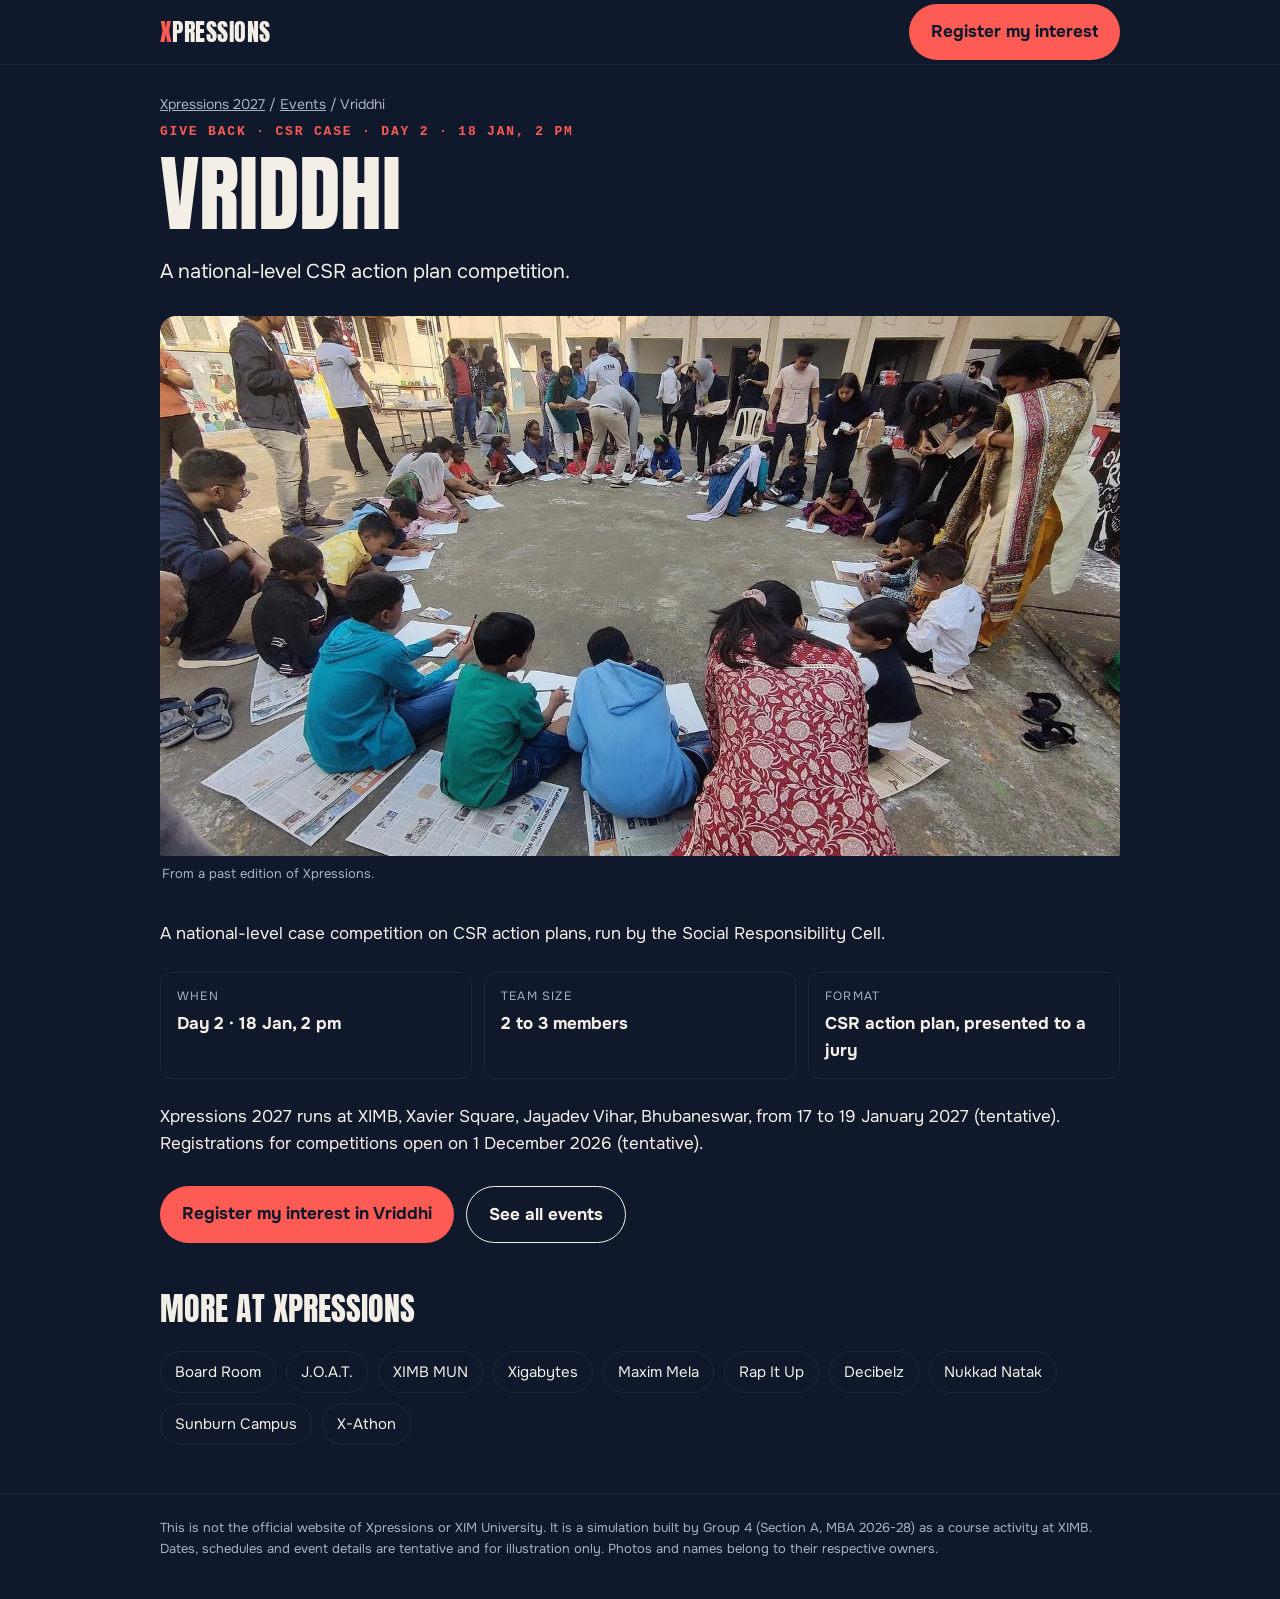
<file: events/vriddhi.html>
<!doctype html>
<html lang="en">
<head>
<meta charset="utf-8">
<meta name="viewport" content="width=device-width, initial-scale=1">
<title>Vriddhi: CSR case at Xpressions 2027, XIMB</title>
<meta name="description" content="Vriddhi at Xpressions 2027, XIMB Bhubaneswar. A national-level CSR action plan competition. Day 2, 18 Jan, 2 pm (tentative). Register your interest.">
<link rel="canonical" href="https://xpressionsmicrosite.vercel.app/events/vriddhi.html">
<meta name="theme-color" content="#10182b">
<link rel="icon" href="../favicon.ico" sizes="any">
<meta property="og:title" content="Vriddhi: CSR case at Xpressions 2027, XIMB">
<meta property="og:description" content="Vriddhi at Xpressions 2027, XIMB Bhubaneswar. A national-level CSR action plan competition. Day 2, 18 Jan, 2 pm (tentative). Register your interest.">
<meta property="og:image" content="https://xpressionsmicrosite.vercel.app/assets/ev-vriddhi.webp">
<meta property="og:url" content="https://xpressionsmicrosite.vercel.app/events/vriddhi.html">
<meta property="og:type" content="article">
<meta name="twitter:card" content="summary_large_image">
<script type="application/ld+json">[{"@context":"https://schema.org","@type":"Event","name":"Vriddhi at Xpressions 2027","description":"A national-level case competition on CSR action plans, run by the Social Responsibility Cell.","startDate":"2027-01-18","endDate":"2027-01-18","eventStatus":"https://schema.org/EventScheduled","eventAttendanceMode":"https://schema.org/OfflineEventAttendanceMode","location":{"@type":"Place","name":"Xavier Institute of Management Bhubaneswar (XIMB)","address":{"@type":"PostalAddress","streetAddress":"Xavier Square, Jayadev Vihar","addressLocality":"Bhubaneswar","addressRegion":"Odisha","addressCountry":"IN"}},"image":["https://xpressionsmicrosite.vercel.app/assets/ev-vriddhi.webp"],"organizer":{"@type":"Organization","name":"Group 4, Section A, MBA 2026-28 (XIMB course project)","url":"https://xpressionsmicrosite.vercel.app/"},"url":"https://xpressionsmicrosite.vercel.app/events/vriddhi.html","superEvent":{"@type":"Event","name":"Xpressions 2027","url":"https://xpressionsmicrosite.vercel.app/","startDate":"2027-01-17","endDate":"2027-01-19","eventStatus":"https://schema.org/EventScheduled","eventAttendanceMode":"https://schema.org/OfflineEventAttendanceMode","location":{"@type":"Place","name":"Xavier Institute of Management Bhubaneswar (XIMB)","address":{"@type":"PostalAddress","streetAddress":"Xavier Square, Jayadev Vihar","addressLocality":"Bhubaneswar","addressRegion":"Odisha","addressCountry":"IN"}},"image":["https://xpressionsmicrosite.vercel.app/assets/hero-mic.webp"],"organizer":{"@type":"Organization","name":"Group 4, Section A, MBA 2026-28 (XIMB course project)","url":"https://xpressionsmicrosite.vercel.app/"},"description":"XIMB's annual management and cultural fest in Bhubaneswar."}},{"@context":"https://schema.org","@type":"BreadcrumbList","itemListElement":[{"@type":"ListItem","position":1,"name":"Xpressions 2027","item":"https://xpressionsmicrosite.vercel.app/"},{"@type":"ListItem","position":2,"name":"Events","item":"https://xpressionsmicrosite.vercel.app/#explore"},{"@type":"ListItem","position":3,"name":"Vriddhi","item":"https://xpressionsmicrosite.vercel.app/events/vriddhi.html"}]}]</script>
<script async src="https://www.googletagmanager.com/gtag/js?id=G-E7EFH1RP3V"></script>
<script>window.dataLayer=window.dataLayer||[];function gtag(){dataLayer.push(arguments);}gtag('js',new Date());gtag('config','G-E7EFH1RP3V');</script>
<style>
@font-face{font-family:'Anton';src:url(../assets/fonts/anton-latin-400-normal.woff2) format('woff2');font-display:swap}
@font-face{font-family:'Onest';src:url(../assets/fonts/onest-latin-400-normal.woff2) format('woff2');font-weight:400;font-display:swap}
@font-face{font-family:'Onest';src:url(../assets/fonts/onest-latin-700-normal.woff2) format('woff2');font-weight:700;font-display:swap}
:root{--navy:#10182b;--ivory:#f4efe6;--coral:#ff5b55;--muted:#aab0c0;--line:#1b2640}
*{box-sizing:border-box}body{margin:0;background:var(--navy);color:var(--ivory);font:400 17px/1.6 'Onest',system-ui,sans-serif}
a{color:var(--coral)}.wrap{width:min(960px,100% - 40px);margin-inline:auto}
header{border-bottom:1px solid var(--line)}header .wrap{display:flex;justify-content:space-between;align-items:center;min-height:64px}
.brand{font-family:'Anton',Impact,sans-serif;font-size:24px;letter-spacing:.02em;color:var(--ivory);text-decoration:none}.brand span{color:var(--coral)}
nav.crumbs{font-size:14px;color:var(--muted);margin:28px 0 8px}nav.crumbs a{color:var(--muted)}
.eyebrow{font:700 13px/1.4 ui-monospace,Menlo,monospace;letter-spacing:.14em;text-transform:uppercase;color:var(--coral);margin:0}
h1{font-family:'Anton',Impact,sans-serif;font-weight:400;font-size:clamp(44px,8vw,84px);line-height:1;margin:10px 0 18px;text-transform:uppercase}
.lead{font-size:20px;max-width:640px}figure{margin:28px 0;border-radius:16px;overflow:hidden}figure img{width:100%;height:auto;display:block;aspect-ratio:16/9;object-fit:cover}
figcaption{font-size:13px;color:var(--muted);padding:8px 2px}
dl{display:grid;grid-template-columns:repeat(auto-fit,minmax(200px,1fr));gap:12px;margin:24px 0}dl div{border:1px solid var(--line);border-radius:12px;padding:14px 16px}
dt{font-size:12px;letter-spacing:.1em;text-transform:uppercase;color:var(--muted)}dd{margin:4px 0 0;font-weight:700}
.cta{display:flex;flex-wrap:wrap;gap:12px;margin:28px 0 40px}.btn{display:inline-block;padding:14px 22px;border-radius:999px;font-weight:700;text-decoration:none;background:var(--coral);color:var(--navy)}
.btn.line{background:none;color:var(--ivory);border:1.5px solid var(--ivory)}
h2{font-family:'Anton',Impact,sans-serif;font-weight:400;font-size:32px;text-transform:uppercase;margin:40px 0 12px}
ul.more{list-style:none;padding:0;display:flex;flex-wrap:wrap;gap:10px}ul.more a{display:inline-block;border:1px solid var(--line);border-radius:999px;padding:8px 14px;color:var(--ivory);text-decoration:none;font-size:15px}
footer{border-top:1px solid var(--line);margin-top:48px;padding:24px 0 40px;font-size:13px;color:var(--muted)}
</style>
</head>
<body>
<header><div class="wrap"><a class="brand" href="../"><span>X</span>PRESSIONS</a><a class="btn" href="../#interest" data-cta="header">Register my interest</a></div></header>
<main class="wrap">
  <nav class="crumbs" aria-label="Breadcrumb"><a href="../">Xpressions 2027</a> / <a href="../#explore">Events</a> / Vriddhi</nav>
  <p class="eyebrow">Give back · CSR case · Day 2 · 18 Jan, 2 pm</p>
  <h1>Vriddhi</h1>
  <p class="lead">A national-level CSR action plan competition.</p>
  <figure><img src="../assets/ev-vriddhi.webp" alt="Vriddhi at a past edition of Xpressions, XIMB" width="1280" height="720" loading="eager"><figcaption>From a past edition of Xpressions.</figcaption></figure>
  <p>A national-level case competition on CSR action plans, run by the Social Responsibility Cell.</p>
  <dl><div><dt>When</dt><dd>Day 2 · 18 Jan, 2 pm</dd></div><div><dt>Team size</dt><dd>2 to 3 members</dd></div><div><dt>Format</dt><dd>CSR action plan, presented to a jury</dd></div></dl>
  <p>Xpressions 2027 runs at XIMB, Xavier Square, Jayadev Vihar, Bhubaneswar, from 17 to 19 January 2027 (tentative). Registrations for competitions open on 1 December 2026 (tentative).</p>
  <div class="cta"><a class="btn" href="../#interest" data-cta="page">Register my interest in Vriddhi</a><a class="btn line" href="../#explore">See all events</a></div>
  <h2>More at Xpressions</h2>
  <ul class="more"><li><a href="board-room.html">Board Room</a></li><li><a href="j-o-a-t.html">J.O.A.T.</a></li><li><a href="ximb-mun.html">XIMB MUN</a></li><li><a href="xigabytes.html">Xigabytes</a></li><li><a href="maxim-mela.html">Maxim Mela</a></li><li><a href="rap-it-up.html">Rap It Up</a></li><li><a href="decibelz.html">Decibelz</a></li><li><a href="nukkad-natak.html">Nukkad Natak</a></li><li><a href="sunburn-campus.html">Sunburn Campus</a></li><li><a href="x-athon.html">X-Athon</a></li></ul>
</main>
<footer><div class="wrap">This is not the official website of Xpressions or XIM University. It is a simulation built by Group 4 (Section A, MBA 2026-28) as a course activity at XIMB. Dates, schedules and event details are tentative and for illustration only. Photos and names belong to their respective owners.</div></footer>
<script>document.querySelectorAll('[data-cta]').forEach(a=>a.addEventListener('click',()=>gtag('event','cta_click',{cta_text:a.textContent.trim().slice(0,60),cta_location:'event_page_'+a.dataset.cta,event_name:"Vriddhi"})));</script>
</body>
</html>
</file>
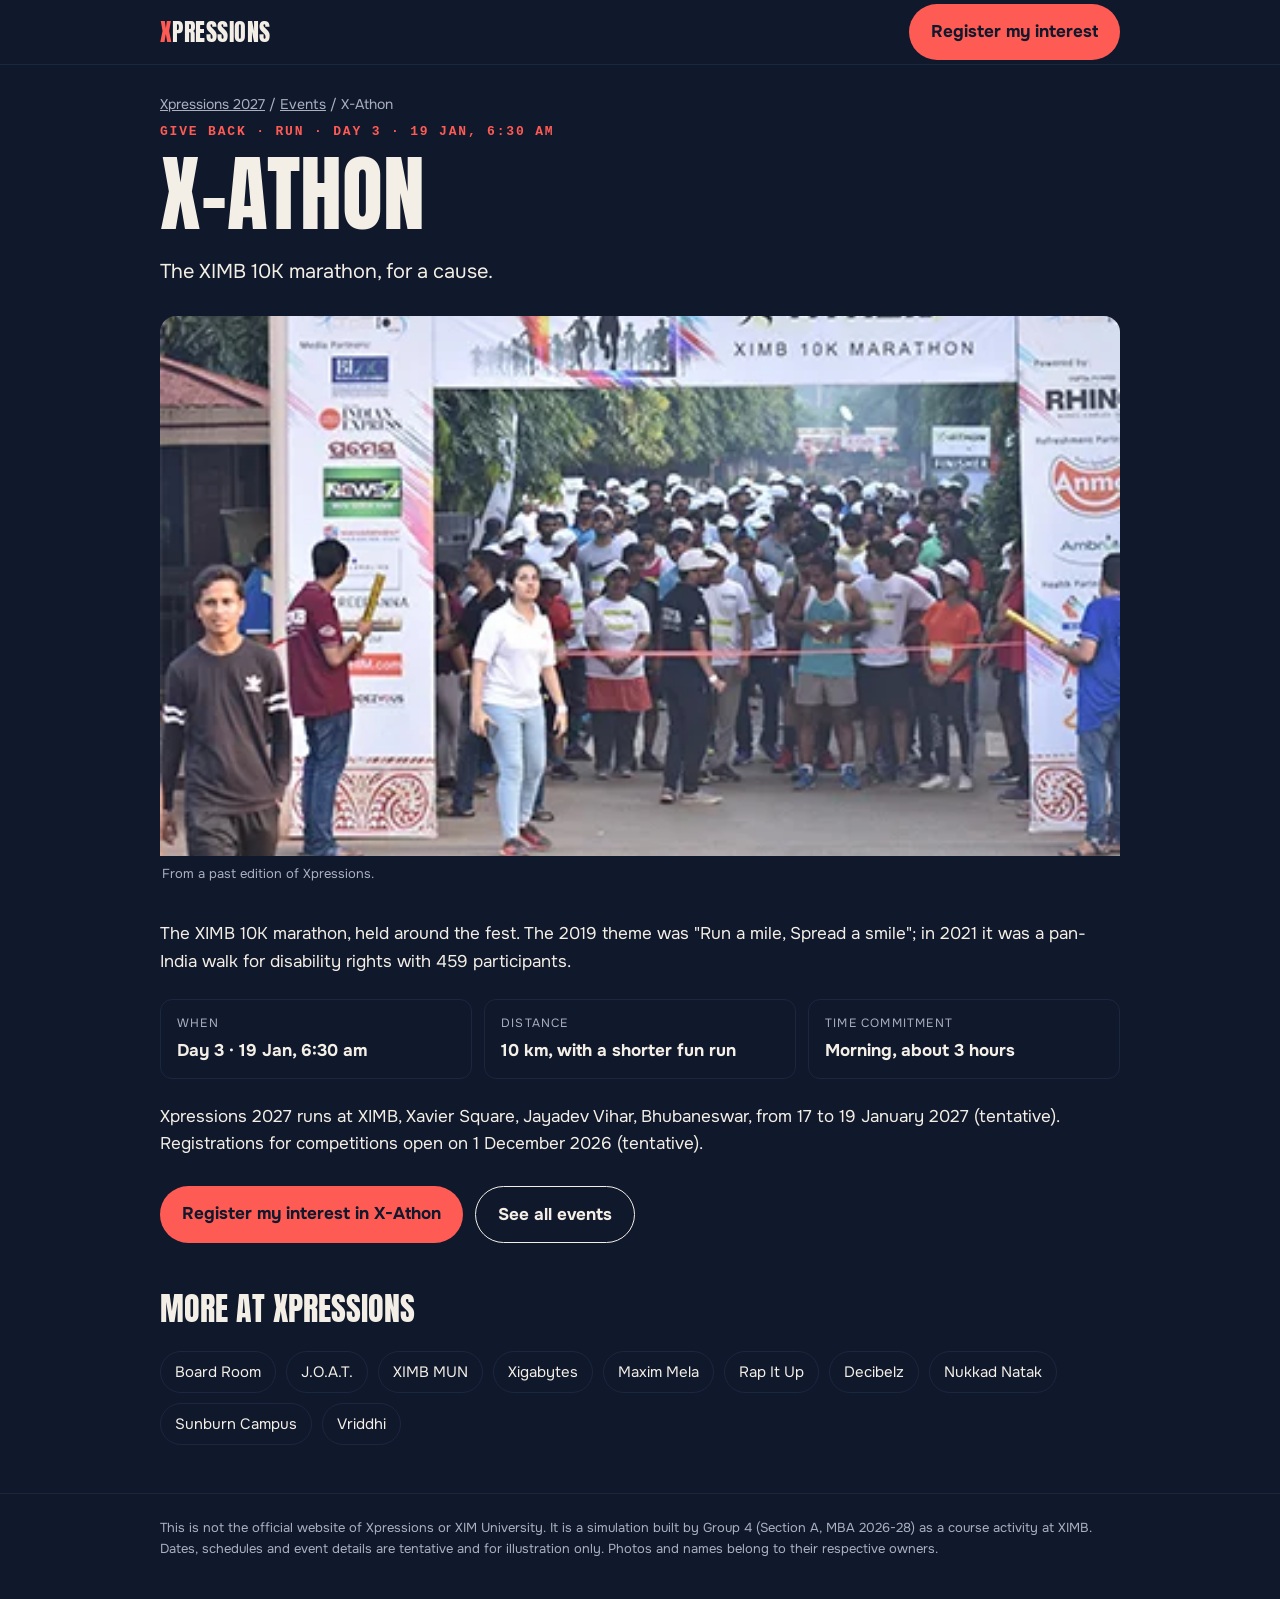
<file: events/x-athon.html>
<!doctype html>
<html lang="en">
<head>
<meta charset="utf-8">
<meta name="viewport" content="width=device-width, initial-scale=1">
<title>X-Athon: Run at Xpressions 2027, XIMB</title>
<meta name="description" content="X-Athon at Xpressions 2027, XIMB Bhubaneswar. The XIMB 10K marathon, for a cause. Day 3, 19 Jan, 6:30 am (tentative). Register your interest.">
<link rel="canonical" href="https://xpressionsmicrosite.vercel.app/events/x-athon.html">
<meta name="theme-color" content="#10182b">
<link rel="icon" href="../favicon.ico" sizes="any">
<meta property="og:title" content="X-Athon: Run at Xpressions 2027, XIMB">
<meta property="og:description" content="X-Athon at Xpressions 2027, XIMB Bhubaneswar. The XIMB 10K marathon, for a cause. Day 3, 19 Jan, 6:30 am (tentative). Register your interest.">
<meta property="og:image" content="https://xpressionsmicrosite.vercel.app/assets/ev-xathon.webp">
<meta property="og:url" content="https://xpressionsmicrosite.vercel.app/events/x-athon.html">
<meta property="og:type" content="article">
<meta name="twitter:card" content="summary_large_image">
<script type="application/ld+json">[{"@context":"https://schema.org","@type":"Event","name":"X-Athon at Xpressions 2027","description":"The XIMB 10K marathon, held around the fest. The 2019 theme was \"Run a mile, Spread a smile\"; in 2021 it was a pan-India walk for disability rights with 459 participants.","startDate":"2027-01-19","endDate":"2027-01-19","eventStatus":"https://schema.org/EventScheduled","eventAttendanceMode":"https://schema.org/OfflineEventAttendanceMode","location":{"@type":"Place","name":"Xavier Institute of Management Bhubaneswar (XIMB)","address":{"@type":"PostalAddress","streetAddress":"Xavier Square, Jayadev Vihar","addressLocality":"Bhubaneswar","addressRegion":"Odisha","addressCountry":"IN"}},"image":["https://xpressionsmicrosite.vercel.app/assets/ev-xathon.webp"],"organizer":{"@type":"Organization","name":"Group 4, Section A, MBA 2026-28 (XIMB course project)","url":"https://xpressionsmicrosite.vercel.app/"},"url":"https://xpressionsmicrosite.vercel.app/events/x-athon.html","superEvent":{"@type":"Event","name":"Xpressions 2027","url":"https://xpressionsmicrosite.vercel.app/","startDate":"2027-01-17","endDate":"2027-01-19","eventStatus":"https://schema.org/EventScheduled","eventAttendanceMode":"https://schema.org/OfflineEventAttendanceMode","location":{"@type":"Place","name":"Xavier Institute of Management Bhubaneswar (XIMB)","address":{"@type":"PostalAddress","streetAddress":"Xavier Square, Jayadev Vihar","addressLocality":"Bhubaneswar","addressRegion":"Odisha","addressCountry":"IN"}},"image":["https://xpressionsmicrosite.vercel.app/assets/hero-mic.webp"],"organizer":{"@type":"Organization","name":"Group 4, Section A, MBA 2026-28 (XIMB course project)","url":"https://xpressionsmicrosite.vercel.app/"},"description":"XIMB's annual management and cultural fest in Bhubaneswar."}},{"@context":"https://schema.org","@type":"BreadcrumbList","itemListElement":[{"@type":"ListItem","position":1,"name":"Xpressions 2027","item":"https://xpressionsmicrosite.vercel.app/"},{"@type":"ListItem","position":2,"name":"Events","item":"https://xpressionsmicrosite.vercel.app/#explore"},{"@type":"ListItem","position":3,"name":"X-Athon","item":"https://xpressionsmicrosite.vercel.app/events/x-athon.html"}]}]</script>
<script async src="https://www.googletagmanager.com/gtag/js?id=G-E7EFH1RP3V"></script>
<script>window.dataLayer=window.dataLayer||[];function gtag(){dataLayer.push(arguments);}gtag('js',new Date());gtag('config','G-E7EFH1RP3V');</script>
<style>
@font-face{font-family:'Anton';src:url(../assets/fonts/anton-latin-400-normal.woff2) format('woff2');font-display:swap}
@font-face{font-family:'Onest';src:url(../assets/fonts/onest-latin-400-normal.woff2) format('woff2');font-weight:400;font-display:swap}
@font-face{font-family:'Onest';src:url(../assets/fonts/onest-latin-700-normal.woff2) format('woff2');font-weight:700;font-display:swap}
:root{--navy:#10182b;--ivory:#f4efe6;--coral:#ff5b55;--muted:#aab0c0;--line:#1b2640}
*{box-sizing:border-box}body{margin:0;background:var(--navy);color:var(--ivory);font:400 17px/1.6 'Onest',system-ui,sans-serif}
a{color:var(--coral)}.wrap{width:min(960px,100% - 40px);margin-inline:auto}
header{border-bottom:1px solid var(--line)}header .wrap{display:flex;justify-content:space-between;align-items:center;min-height:64px}
.brand{font-family:'Anton',Impact,sans-serif;font-size:24px;letter-spacing:.02em;color:var(--ivory);text-decoration:none}.brand span{color:var(--coral)}
nav.crumbs{font-size:14px;color:var(--muted);margin:28px 0 8px}nav.crumbs a{color:var(--muted)}
.eyebrow{font:700 13px/1.4 ui-monospace,Menlo,monospace;letter-spacing:.14em;text-transform:uppercase;color:var(--coral);margin:0}
h1{font-family:'Anton',Impact,sans-serif;font-weight:400;font-size:clamp(44px,8vw,84px);line-height:1;margin:10px 0 18px;text-transform:uppercase}
.lead{font-size:20px;max-width:640px}figure{margin:28px 0;border-radius:16px;overflow:hidden}figure img{width:100%;height:auto;display:block;aspect-ratio:16/9;object-fit:cover}
figcaption{font-size:13px;color:var(--muted);padding:8px 2px}
dl{display:grid;grid-template-columns:repeat(auto-fit,minmax(200px,1fr));gap:12px;margin:24px 0}dl div{border:1px solid var(--line);border-radius:12px;padding:14px 16px}
dt{font-size:12px;letter-spacing:.1em;text-transform:uppercase;color:var(--muted)}dd{margin:4px 0 0;font-weight:700}
.cta{display:flex;flex-wrap:wrap;gap:12px;margin:28px 0 40px}.btn{display:inline-block;padding:14px 22px;border-radius:999px;font-weight:700;text-decoration:none;background:var(--coral);color:var(--navy)}
.btn.line{background:none;color:var(--ivory);border:1.5px solid var(--ivory)}
h2{font-family:'Anton',Impact,sans-serif;font-weight:400;font-size:32px;text-transform:uppercase;margin:40px 0 12px}
ul.more{list-style:none;padding:0;display:flex;flex-wrap:wrap;gap:10px}ul.more a{display:inline-block;border:1px solid var(--line);border-radius:999px;padding:8px 14px;color:var(--ivory);text-decoration:none;font-size:15px}
footer{border-top:1px solid var(--line);margin-top:48px;padding:24px 0 40px;font-size:13px;color:var(--muted)}
</style>
</head>
<body>
<header><div class="wrap"><a class="brand" href="../"><span>X</span>PRESSIONS</a><a class="btn" href="../#interest" data-cta="header">Register my interest</a></div></header>
<main class="wrap">
  <nav class="crumbs" aria-label="Breadcrumb"><a href="../">Xpressions 2027</a> / <a href="../#explore">Events</a> / X-Athon</nav>
  <p class="eyebrow">Give back · Run · Day 3 · 19 Jan, 6:30 am</p>
  <h1>X-Athon</h1>
  <p class="lead">The XIMB 10K marathon, for a cause.</p>
  <figure><img src="../assets/ev-xathon.webp" alt="X-Athon at a past edition of Xpressions, XIMB" width="1280" height="720" loading="eager"><figcaption>From a past edition of Xpressions.</figcaption></figure>
  <p>The XIMB 10K marathon, held around the fest. The 2019 theme was &quot;Run a mile, Spread a smile&quot;; in 2021 it was a pan-India walk for disability rights with 459 participants.</p>
  <dl><div><dt>When</dt><dd>Day 3 · 19 Jan, 6:30 am</dd></div><div><dt>Distance</dt><dd>10 km, with a shorter fun run</dd></div><div><dt>Time commitment</dt><dd>Morning, about 3 hours</dd></div></dl>
  <p>Xpressions 2027 runs at XIMB, Xavier Square, Jayadev Vihar, Bhubaneswar, from 17 to 19 January 2027 (tentative). Registrations for competitions open on 1 December 2026 (tentative).</p>
  <div class="cta"><a class="btn" href="../#interest" data-cta="page">Register my interest in X-Athon</a><a class="btn line" href="../#explore">See all events</a></div>
  <h2>More at Xpressions</h2>
  <ul class="more"><li><a href="board-room.html">Board Room</a></li><li><a href="j-o-a-t.html">J.O.A.T.</a></li><li><a href="ximb-mun.html">XIMB MUN</a></li><li><a href="xigabytes.html">Xigabytes</a></li><li><a href="maxim-mela.html">Maxim Mela</a></li><li><a href="rap-it-up.html">Rap It Up</a></li><li><a href="decibelz.html">Decibelz</a></li><li><a href="nukkad-natak.html">Nukkad Natak</a></li><li><a href="sunburn-campus.html">Sunburn Campus</a></li><li><a href="vriddhi.html">Vriddhi</a></li></ul>
</main>
<footer><div class="wrap">This is not the official website of Xpressions or XIM University. It is a simulation built by Group 4 (Section A, MBA 2026-28) as a course activity at XIMB. Dates, schedules and event details are tentative and for illustration only. Photos and names belong to their respective owners.</div></footer>
<script>document.querySelectorAll('[data-cta]').forEach(a=>a.addEventListener('click',()=>gtag('event','cta_click',{cta_text:a.textContent.trim().slice(0,60),cta_location:'event_page_'+a.dataset.cta,event_name:"X-Athon"})));</script>
</body>
</html>
</file>
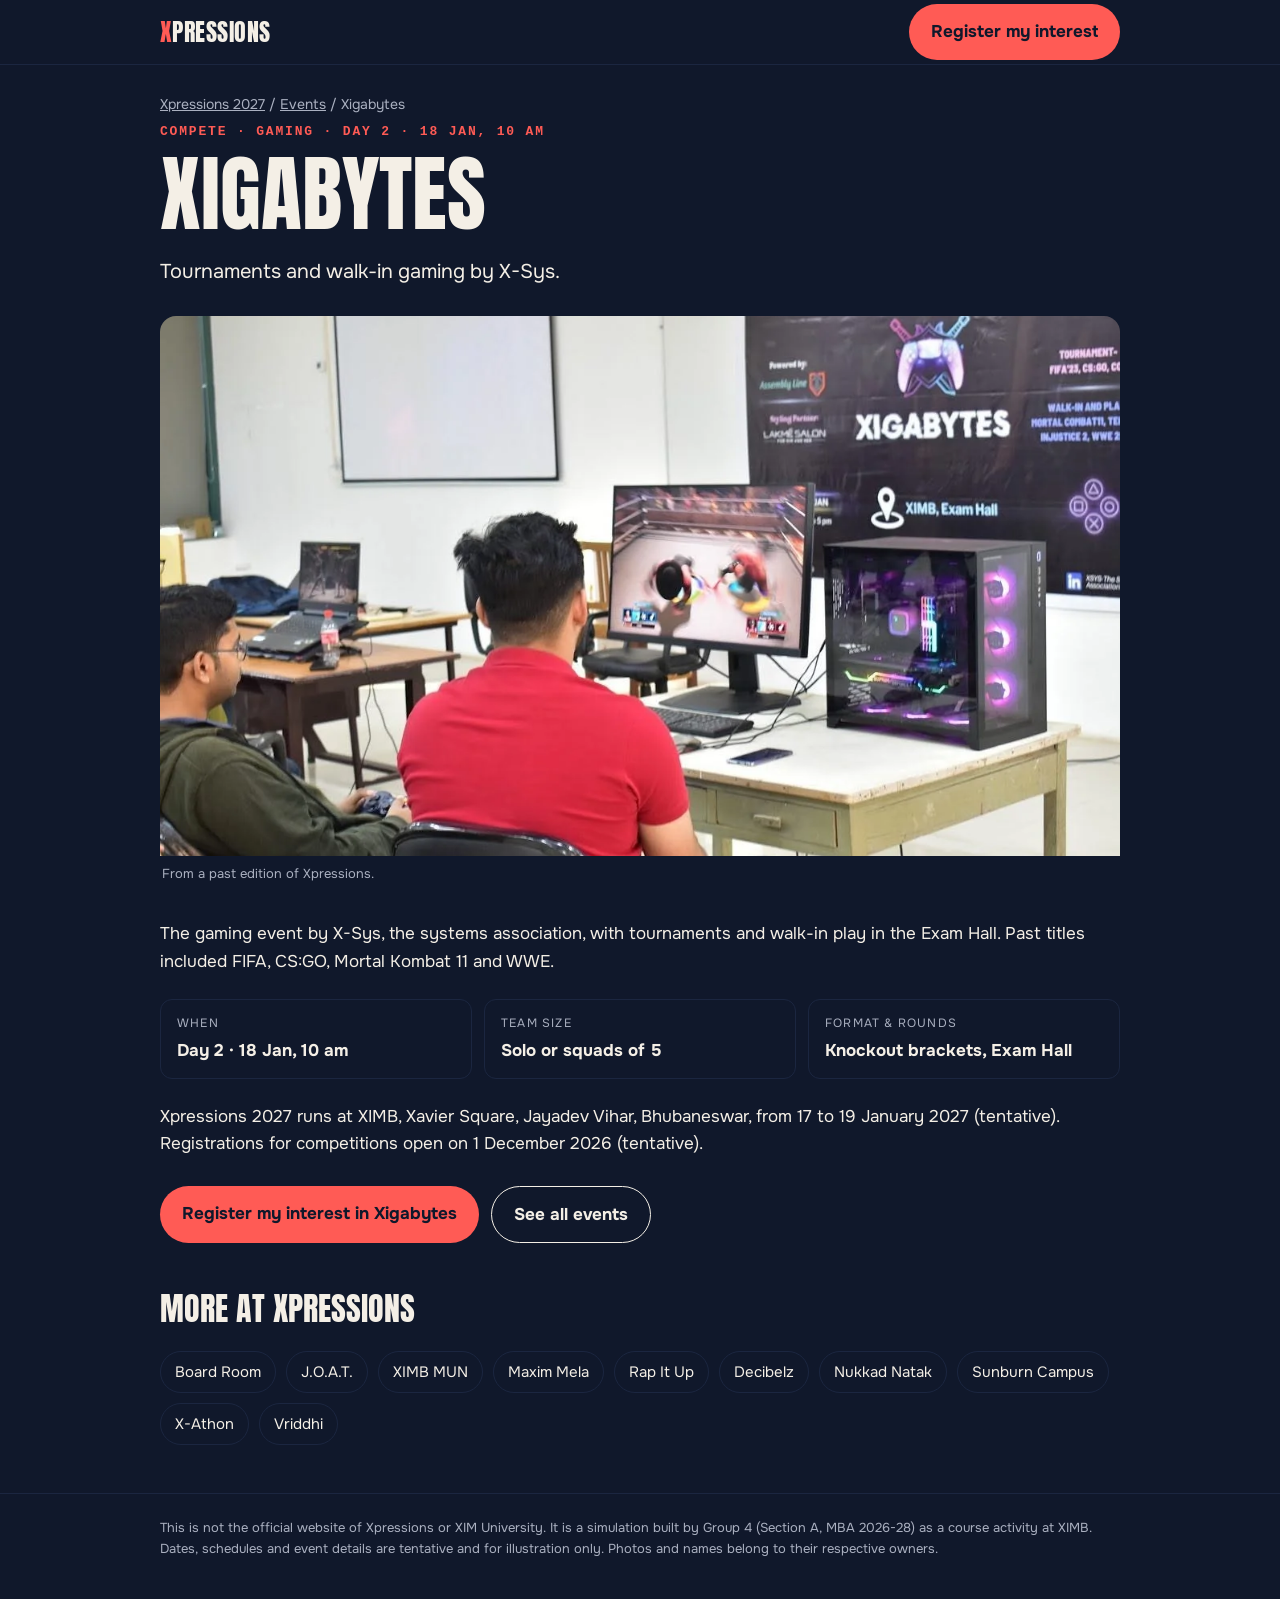
<file: events/xigabytes.html>
<!doctype html>
<html lang="en">
<head>
<meta charset="utf-8">
<meta name="viewport" content="width=device-width, initial-scale=1">
<title>Xigabytes: Gaming at Xpressions 2027, XIMB</title>
<meta name="description" content="Xigabytes at Xpressions 2027, XIMB Bhubaneswar. Tournaments and walk-in gaming by X-Sys. Day 2, 18 Jan, 10 am (tentative). Register your interest.">
<link rel="canonical" href="https://xpressionsmicrosite.vercel.app/events/xigabytes.html">
<meta name="theme-color" content="#10182b">
<link rel="icon" href="../favicon.ico" sizes="any">
<meta property="og:title" content="Xigabytes: Gaming at Xpressions 2027, XIMB">
<meta property="og:description" content="Xigabytes at Xpressions 2027, XIMB Bhubaneswar. Tournaments and walk-in gaming by X-Sys. Day 2, 18 Jan, 10 am (tentative). Register your interest.">
<meta property="og:image" content="https://xpressionsmicrosite.vercel.app/assets/ev-xigabytes.webp">
<meta property="og:url" content="https://xpressionsmicrosite.vercel.app/events/xigabytes.html">
<meta property="og:type" content="article">
<meta name="twitter:card" content="summary_large_image">
<script type="application/ld+json">[{"@context":"https://schema.org","@type":"Event","name":"Xigabytes at Xpressions 2027","description":"The gaming event by X-Sys, the systems association, with tournaments and walk-in play in the Exam Hall. Past titles included FIFA, CS:GO, Mortal Kombat 11 and WWE.","startDate":"2027-01-18","endDate":"2027-01-18","eventStatus":"https://schema.org/EventScheduled","eventAttendanceMode":"https://schema.org/OfflineEventAttendanceMode","location":{"@type":"Place","name":"Xavier Institute of Management Bhubaneswar (XIMB)","address":{"@type":"PostalAddress","streetAddress":"Xavier Square, Jayadev Vihar","addressLocality":"Bhubaneswar","addressRegion":"Odisha","addressCountry":"IN"}},"image":["https://xpressionsmicrosite.vercel.app/assets/ev-xigabytes.webp"],"organizer":{"@type":"Organization","name":"Group 4, Section A, MBA 2026-28 (XIMB course project)","url":"https://xpressionsmicrosite.vercel.app/"},"url":"https://xpressionsmicrosite.vercel.app/events/xigabytes.html","superEvent":{"@type":"Event","name":"Xpressions 2027","url":"https://xpressionsmicrosite.vercel.app/","startDate":"2027-01-17","endDate":"2027-01-19","eventStatus":"https://schema.org/EventScheduled","eventAttendanceMode":"https://schema.org/OfflineEventAttendanceMode","location":{"@type":"Place","name":"Xavier Institute of Management Bhubaneswar (XIMB)","address":{"@type":"PostalAddress","streetAddress":"Xavier Square, Jayadev Vihar","addressLocality":"Bhubaneswar","addressRegion":"Odisha","addressCountry":"IN"}},"image":["https://xpressionsmicrosite.vercel.app/assets/hero-mic.webp"],"organizer":{"@type":"Organization","name":"Group 4, Section A, MBA 2026-28 (XIMB course project)","url":"https://xpressionsmicrosite.vercel.app/"},"description":"XIMB's annual management and cultural fest in Bhubaneswar."}},{"@context":"https://schema.org","@type":"BreadcrumbList","itemListElement":[{"@type":"ListItem","position":1,"name":"Xpressions 2027","item":"https://xpressionsmicrosite.vercel.app/"},{"@type":"ListItem","position":2,"name":"Events","item":"https://xpressionsmicrosite.vercel.app/#explore"},{"@type":"ListItem","position":3,"name":"Xigabytes","item":"https://xpressionsmicrosite.vercel.app/events/xigabytes.html"}]}]</script>
<script async src="https://www.googletagmanager.com/gtag/js?id=G-E7EFH1RP3V"></script>
<script>window.dataLayer=window.dataLayer||[];function gtag(){dataLayer.push(arguments);}gtag('js',new Date());gtag('config','G-E7EFH1RP3V');</script>
<style>
@font-face{font-family:'Anton';src:url(../assets/fonts/anton-latin-400-normal.woff2) format('woff2');font-display:swap}
@font-face{font-family:'Onest';src:url(../assets/fonts/onest-latin-400-normal.woff2) format('woff2');font-weight:400;font-display:swap}
@font-face{font-family:'Onest';src:url(../assets/fonts/onest-latin-700-normal.woff2) format('woff2');font-weight:700;font-display:swap}
:root{--navy:#10182b;--ivory:#f4efe6;--coral:#ff5b55;--muted:#aab0c0;--line:#1b2640}
*{box-sizing:border-box}body{margin:0;background:var(--navy);color:var(--ivory);font:400 17px/1.6 'Onest',system-ui,sans-serif}
a{color:var(--coral)}.wrap{width:min(960px,100% - 40px);margin-inline:auto}
header{border-bottom:1px solid var(--line)}header .wrap{display:flex;justify-content:space-between;align-items:center;min-height:64px}
.brand{font-family:'Anton',Impact,sans-serif;font-size:24px;letter-spacing:.02em;color:var(--ivory);text-decoration:none}.brand span{color:var(--coral)}
nav.crumbs{font-size:14px;color:var(--muted);margin:28px 0 8px}nav.crumbs a{color:var(--muted)}
.eyebrow{font:700 13px/1.4 ui-monospace,Menlo,monospace;letter-spacing:.14em;text-transform:uppercase;color:var(--coral);margin:0}
h1{font-family:'Anton',Impact,sans-serif;font-weight:400;font-size:clamp(44px,8vw,84px);line-height:1;margin:10px 0 18px;text-transform:uppercase}
.lead{font-size:20px;max-width:640px}figure{margin:28px 0;border-radius:16px;overflow:hidden}figure img{width:100%;height:auto;display:block;aspect-ratio:16/9;object-fit:cover}
figcaption{font-size:13px;color:var(--muted);padding:8px 2px}
dl{display:grid;grid-template-columns:repeat(auto-fit,minmax(200px,1fr));gap:12px;margin:24px 0}dl div{border:1px solid var(--line);border-radius:12px;padding:14px 16px}
dt{font-size:12px;letter-spacing:.1em;text-transform:uppercase;color:var(--muted)}dd{margin:4px 0 0;font-weight:700}
.cta{display:flex;flex-wrap:wrap;gap:12px;margin:28px 0 40px}.btn{display:inline-block;padding:14px 22px;border-radius:999px;font-weight:700;text-decoration:none;background:var(--coral);color:var(--navy)}
.btn.line{background:none;color:var(--ivory);border:1.5px solid var(--ivory)}
h2{font-family:'Anton',Impact,sans-serif;font-weight:400;font-size:32px;text-transform:uppercase;margin:40px 0 12px}
ul.more{list-style:none;padding:0;display:flex;flex-wrap:wrap;gap:10px}ul.more a{display:inline-block;border:1px solid var(--line);border-radius:999px;padding:8px 14px;color:var(--ivory);text-decoration:none;font-size:15px}
footer{border-top:1px solid var(--line);margin-top:48px;padding:24px 0 40px;font-size:13px;color:var(--muted)}
</style>
</head>
<body>
<header><div class="wrap"><a class="brand" href="../"><span>X</span>PRESSIONS</a><a class="btn" href="../#interest" data-cta="header">Register my interest</a></div></header>
<main class="wrap">
  <nav class="crumbs" aria-label="Breadcrumb"><a href="../">Xpressions 2027</a> / <a href="../#explore">Events</a> / Xigabytes</nav>
  <p class="eyebrow">Compete · Gaming · Day 2 · 18 Jan, 10 am</p>
  <h1>Xigabytes</h1>
  <p class="lead">Tournaments and walk-in gaming by X-Sys.</p>
  <figure><img src="../assets/ev-xigabytes.webp" alt="Xigabytes at a past edition of Xpressions, XIMB" width="1280" height="720" loading="eager"><figcaption>From a past edition of Xpressions.</figcaption></figure>
  <p>The gaming event by X-Sys, the systems association, with tournaments and walk-in play in the Exam Hall. Past titles included FIFA, CS:GO, Mortal Kombat 11 and WWE.</p>
  <dl><div><dt>When</dt><dd>Day 2 · 18 Jan, 10 am</dd></div><div><dt>Team size</dt><dd>Solo or squads of 5</dd></div><div><dt>Format &amp; rounds</dt><dd>Knockout brackets, Exam Hall</dd></div></dl>
  <p>Xpressions 2027 runs at XIMB, Xavier Square, Jayadev Vihar, Bhubaneswar, from 17 to 19 January 2027 (tentative). Registrations for competitions open on 1 December 2026 (tentative).</p>
  <div class="cta"><a class="btn" href="../#interest" data-cta="page">Register my interest in Xigabytes</a><a class="btn line" href="../#explore">See all events</a></div>
  <h2>More at Xpressions</h2>
  <ul class="more"><li><a href="board-room.html">Board Room</a></li><li><a href="j-o-a-t.html">J.O.A.T.</a></li><li><a href="ximb-mun.html">XIMB MUN</a></li><li><a href="maxim-mela.html">Maxim Mela</a></li><li><a href="rap-it-up.html">Rap It Up</a></li><li><a href="decibelz.html">Decibelz</a></li><li><a href="nukkad-natak.html">Nukkad Natak</a></li><li><a href="sunburn-campus.html">Sunburn Campus</a></li><li><a href="x-athon.html">X-Athon</a></li><li><a href="vriddhi.html">Vriddhi</a></li></ul>
</main>
<footer><div class="wrap">This is not the official website of Xpressions or XIM University. It is a simulation built by Group 4 (Section A, MBA 2026-28) as a course activity at XIMB. Dates, schedules and event details are tentative and for illustration only. Photos and names belong to their respective owners.</div></footer>
<script>document.querySelectorAll('[data-cta]').forEach(a=>a.addEventListener('click',()=>gtag('event','cta_click',{cta_text:a.textContent.trim().slice(0,60),cta_location:'event_page_'+a.dataset.cta,event_name:"Xigabytes"})));</script>
</body>
</html>
</file>
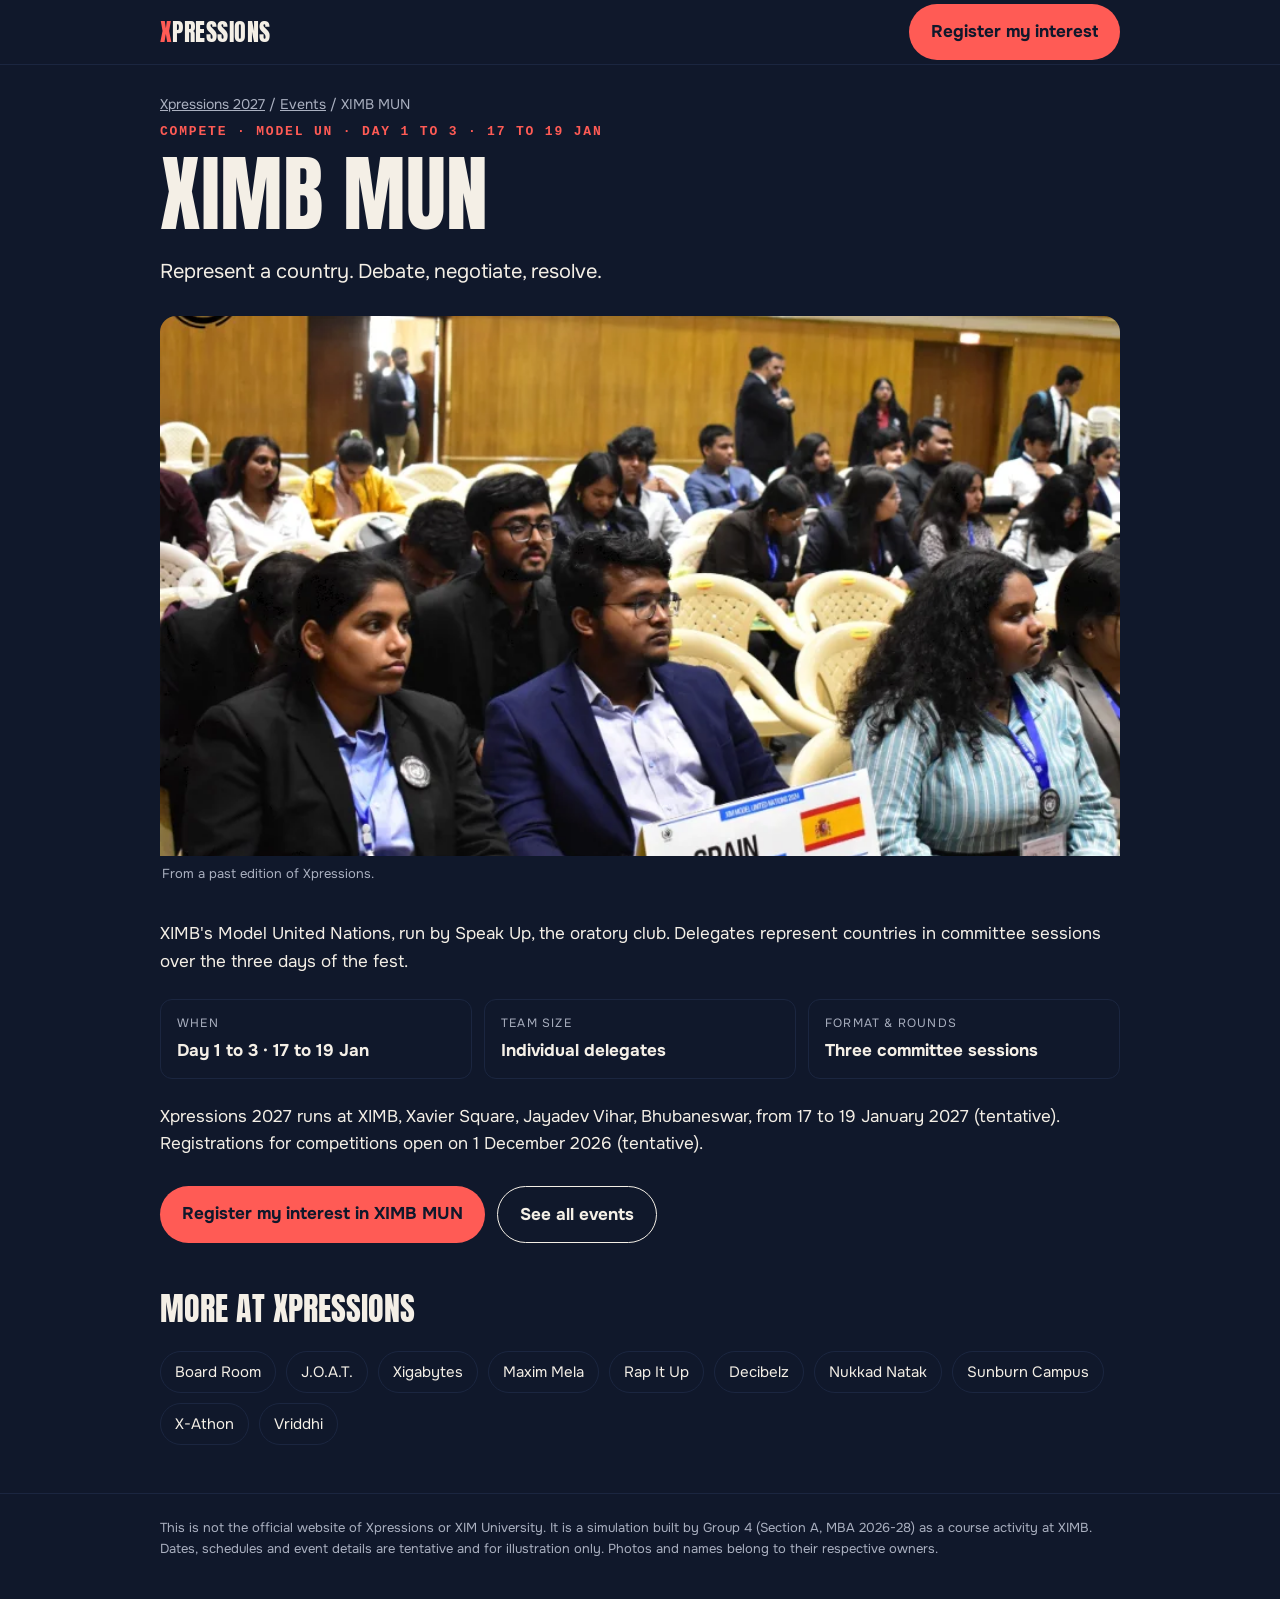
<file: events/ximb-mun.html>
<!doctype html>
<html lang="en">
<head>
<meta charset="utf-8">
<meta name="viewport" content="width=device-width, initial-scale=1">
<title>XIMB MUN: Model UN at Xpressions 2027, XIMB</title>
<meta name="description" content="XIMB MUN at Xpressions 2027, XIMB Bhubaneswar. Represent a country. Debate, negotiate, resolve. Day 1 to 3, 17 to 19 Jan (tentative). Register your interest.">
<link rel="canonical" href="https://xpressionsmicrosite.vercel.app/events/ximb-mun.html">
<meta name="theme-color" content="#10182b">
<link rel="icon" href="../favicon.ico" sizes="any">
<meta property="og:title" content="XIMB MUN: Model UN at Xpressions 2027, XIMB">
<meta property="og:description" content="XIMB MUN at Xpressions 2027, XIMB Bhubaneswar. Represent a country. Debate, negotiate, resolve. Day 1 to 3, 17 to 19 Jan (tentative). Register your interest.">
<meta property="og:image" content="https://xpressionsmicrosite.vercel.app/assets/ev-mun.webp">
<meta property="og:url" content="https://xpressionsmicrosite.vercel.app/events/ximb-mun.html">
<meta property="og:type" content="article">
<meta name="twitter:card" content="summary_large_image">
<script type="application/ld+json">[{"@context":"https://schema.org","@type":"Event","name":"XIMB MUN at Xpressions 2027","description":"XIMB's Model United Nations, run by Speak Up, the oratory club. Delegates represent countries in committee sessions over the three days of the fest.","startDate":"2027-01-17","endDate":"2027-01-19","eventStatus":"https://schema.org/EventScheduled","eventAttendanceMode":"https://schema.org/OfflineEventAttendanceMode","location":{"@type":"Place","name":"Xavier Institute of Management Bhubaneswar (XIMB)","address":{"@type":"PostalAddress","streetAddress":"Xavier Square, Jayadev Vihar","addressLocality":"Bhubaneswar","addressRegion":"Odisha","addressCountry":"IN"}},"image":["https://xpressionsmicrosite.vercel.app/assets/ev-mun.webp"],"organizer":{"@type":"Organization","name":"Group 4, Section A, MBA 2026-28 (XIMB course project)","url":"https://xpressionsmicrosite.vercel.app/"},"url":"https://xpressionsmicrosite.vercel.app/events/ximb-mun.html","superEvent":{"@type":"Event","name":"Xpressions 2027","url":"https://xpressionsmicrosite.vercel.app/","startDate":"2027-01-17","endDate":"2027-01-19","eventStatus":"https://schema.org/EventScheduled","eventAttendanceMode":"https://schema.org/OfflineEventAttendanceMode","location":{"@type":"Place","name":"Xavier Institute of Management Bhubaneswar (XIMB)","address":{"@type":"PostalAddress","streetAddress":"Xavier Square, Jayadev Vihar","addressLocality":"Bhubaneswar","addressRegion":"Odisha","addressCountry":"IN"}},"image":["https://xpressionsmicrosite.vercel.app/assets/hero-mic.webp"],"organizer":{"@type":"Organization","name":"Group 4, Section A, MBA 2026-28 (XIMB course project)","url":"https://xpressionsmicrosite.vercel.app/"},"description":"XIMB's annual management and cultural fest in Bhubaneswar."}},{"@context":"https://schema.org","@type":"BreadcrumbList","itemListElement":[{"@type":"ListItem","position":1,"name":"Xpressions 2027","item":"https://xpressionsmicrosite.vercel.app/"},{"@type":"ListItem","position":2,"name":"Events","item":"https://xpressionsmicrosite.vercel.app/#explore"},{"@type":"ListItem","position":3,"name":"XIMB MUN","item":"https://xpressionsmicrosite.vercel.app/events/ximb-mun.html"}]}]</script>
<script async src="https://www.googletagmanager.com/gtag/js?id=G-E7EFH1RP3V"></script>
<script>window.dataLayer=window.dataLayer||[];function gtag(){dataLayer.push(arguments);}gtag('js',new Date());gtag('config','G-E7EFH1RP3V');</script>
<style>
@font-face{font-family:'Anton';src:url(../assets/fonts/anton-latin-400-normal.woff2) format('woff2');font-display:swap}
@font-face{font-family:'Onest';src:url(../assets/fonts/onest-latin-400-normal.woff2) format('woff2');font-weight:400;font-display:swap}
@font-face{font-family:'Onest';src:url(../assets/fonts/onest-latin-700-normal.woff2) format('woff2');font-weight:700;font-display:swap}
:root{--navy:#10182b;--ivory:#f4efe6;--coral:#ff5b55;--muted:#aab0c0;--line:#1b2640}
*{box-sizing:border-box}body{margin:0;background:var(--navy);color:var(--ivory);font:400 17px/1.6 'Onest',system-ui,sans-serif}
a{color:var(--coral)}.wrap{width:min(960px,100% - 40px);margin-inline:auto}
header{border-bottom:1px solid var(--line)}header .wrap{display:flex;justify-content:space-between;align-items:center;min-height:64px}
.brand{font-family:'Anton',Impact,sans-serif;font-size:24px;letter-spacing:.02em;color:var(--ivory);text-decoration:none}.brand span{color:var(--coral)}
nav.crumbs{font-size:14px;color:var(--muted);margin:28px 0 8px}nav.crumbs a{color:var(--muted)}
.eyebrow{font:700 13px/1.4 ui-monospace,Menlo,monospace;letter-spacing:.14em;text-transform:uppercase;color:var(--coral);margin:0}
h1{font-family:'Anton',Impact,sans-serif;font-weight:400;font-size:clamp(44px,8vw,84px);line-height:1;margin:10px 0 18px;text-transform:uppercase}
.lead{font-size:20px;max-width:640px}figure{margin:28px 0;border-radius:16px;overflow:hidden}figure img{width:100%;height:auto;display:block;aspect-ratio:16/9;object-fit:cover}
figcaption{font-size:13px;color:var(--muted);padding:8px 2px}
dl{display:grid;grid-template-columns:repeat(auto-fit,minmax(200px,1fr));gap:12px;margin:24px 0}dl div{border:1px solid var(--line);border-radius:12px;padding:14px 16px}
dt{font-size:12px;letter-spacing:.1em;text-transform:uppercase;color:var(--muted)}dd{margin:4px 0 0;font-weight:700}
.cta{display:flex;flex-wrap:wrap;gap:12px;margin:28px 0 40px}.btn{display:inline-block;padding:14px 22px;border-radius:999px;font-weight:700;text-decoration:none;background:var(--coral);color:var(--navy)}
.btn.line{background:none;color:var(--ivory);border:1.5px solid var(--ivory)}
h2{font-family:'Anton',Impact,sans-serif;font-weight:400;font-size:32px;text-transform:uppercase;margin:40px 0 12px}
ul.more{list-style:none;padding:0;display:flex;flex-wrap:wrap;gap:10px}ul.more a{display:inline-block;border:1px solid var(--line);border-radius:999px;padding:8px 14px;color:var(--ivory);text-decoration:none;font-size:15px}
footer{border-top:1px solid var(--line);margin-top:48px;padding:24px 0 40px;font-size:13px;color:var(--muted)}
</style>
</head>
<body>
<header><div class="wrap"><a class="brand" href="../"><span>X</span>PRESSIONS</a><a class="btn" href="../#interest" data-cta="header">Register my interest</a></div></header>
<main class="wrap">
  <nav class="crumbs" aria-label="Breadcrumb"><a href="../">Xpressions 2027</a> / <a href="../#explore">Events</a> / XIMB MUN</nav>
  <p class="eyebrow">Compete · Model UN · Day 1 to 3 · 17 to 19 Jan</p>
  <h1>XIMB MUN</h1>
  <p class="lead">Represent a country. Debate, negotiate, resolve.</p>
  <figure><img src="../assets/ev-mun.webp" alt="XIMB MUN at a past edition of Xpressions, XIMB" width="1280" height="720" loading="eager"><figcaption>From a past edition of Xpressions.</figcaption></figure>
  <p>XIMB's Model United Nations, run by Speak Up, the oratory club. Delegates represent countries in committee sessions over the three days of the fest.</p>
  <dl><div><dt>When</dt><dd>Day 1 to 3 · 17 to 19 Jan</dd></div><div><dt>Team size</dt><dd>Individual delegates</dd></div><div><dt>Format &amp; rounds</dt><dd>Three committee sessions</dd></div></dl>
  <p>Xpressions 2027 runs at XIMB, Xavier Square, Jayadev Vihar, Bhubaneswar, from 17 to 19 January 2027 (tentative). Registrations for competitions open on 1 December 2026 (tentative).</p>
  <div class="cta"><a class="btn" href="../#interest" data-cta="page">Register my interest in XIMB MUN</a><a class="btn line" href="../#explore">See all events</a></div>
  <h2>More at Xpressions</h2>
  <ul class="more"><li><a href="board-room.html">Board Room</a></li><li><a href="j-o-a-t.html">J.O.A.T.</a></li><li><a href="xigabytes.html">Xigabytes</a></li><li><a href="maxim-mela.html">Maxim Mela</a></li><li><a href="rap-it-up.html">Rap It Up</a></li><li><a href="decibelz.html">Decibelz</a></li><li><a href="nukkad-natak.html">Nukkad Natak</a></li><li><a href="sunburn-campus.html">Sunburn Campus</a></li><li><a href="x-athon.html">X-Athon</a></li><li><a href="vriddhi.html">Vriddhi</a></li></ul>
</main>
<footer><div class="wrap">This is not the official website of Xpressions or XIM University. It is a simulation built by Group 4 (Section A, MBA 2026-28) as a course activity at XIMB. Dates, schedules and event details are tentative and for illustration only. Photos and names belong to their respective owners.</div></footer>
<script>document.querySelectorAll('[data-cta]').forEach(a=>a.addEventListener('click',()=>gtag('event','cta_click',{cta_text:a.textContent.trim().slice(0,60),cta_location:'event_page_'+a.dataset.cta,event_name:"XIMB MUN"})));</script>
</body>
</html>
</file>
<file: styles.css>
@font-face{font-family:'Anton';src:url(assets/fonts/anton-latin-400-normal.woff2) format('woff2');font-weight:400;font-style:normal;font-display:swap}
@font-face{font-family:'Onest';src:url(assets/fonts/onest-latin-400-normal.woff2) format('woff2');font-weight:400;font-style:normal;font-display:swap}
@font-face{font-family:'Onest';src:url(assets/fonts/onest-latin-500-normal.woff2) format('woff2');font-weight:500;font-style:normal;font-display:swap}
@font-face{font-family:'Onest';src:url(assets/fonts/onest-latin-700-normal.woff2) format('woff2');font-weight:700;font-style:normal;font-display:swap}
@font-face{font-family:'Onest';src:url(assets/fonts/onest-latin-800-normal.woff2) format('woff2');font-weight:800;font-style:normal;font-display:swap}
@font-face{font-family:'IBM Plex Mono';src:url(assets/fonts/ibm-plex-mono-latin-500-normal.woff2) format('woff2');font-weight:500;font-style:normal;font-display:swap}
/* Layout concept: "the split X" | navy stage bands and ivory reading bands meet on diagonal cuts, coral marks the action. */
:root{
  --navy:#10182b; --navy-2:#0b1220; --navy-3:#1b2640;
  --ivory:#f4efe6; --sand:#e9e1d5; --line:#d9d2c6;
  --coral:#ff5b55; --red:#b8302f; --muted:#5b6274; --muted-dark:#aab0c0;
  --display:'Anton','Impact','Arial Narrow',sans-serif;
  --body:'Onest','Segoe UI',system-ui,-apple-system,Arial,sans-serif;
  --mono:'IBM Plex Mono',ui-monospace,Menlo,Consolas,monospace;
  --ease:cubic-bezier(.2,.8,.2,1);
  --gut-l:max(16px,env(safe-area-inset-left,0px)); --gut-r:max(16px,env(safe-area-inset-right,0px));
  color-scheme:light;
}
*{box-sizing:border-box}
html{scroll-behavior:smooth;scroll-padding-top:76px;background:var(--navy);overflow-x:clip}
body{margin:0;background:var(--ivory);color:var(--navy);font:400 1rem/1.6 var(--body);overflow-x:clip;-webkit-font-smoothing:antialiased}
body::before{content:"";position:fixed;inset:0 0 auto;height:env(safe-area-inset-top,0px);z-index:60;background:var(--navy)}
img,video{max-width:100%;display:block}
a{color:inherit}
button{font:inherit;color:inherit}
[hidden]{display:none!important}
.sr{position:absolute;width:1px;height:1px;overflow:hidden;clip:rect(0 0 0 0)}
:focus-visible{outline:3px solid #2aa3c4;outline-offset:3px;border-radius:2px}
h1,h2,h3,h4,p{margin:0}
h1,h2{font-family:var(--display);font-weight:400;line-height:.9;letter-spacing:.005em;text-wrap:balance;text-transform:uppercase}
h2{font-size:clamp(2.6rem,6.2vw,5.4rem)}
h3{font-size:1.35rem;line-height:1.2;font-weight:800;letter-spacing:-.01em}
em{font-style:normal;color:var(--coral)}
.section h2 em{color:var(--red)}
.wrap{width:100%;max-width:calc(1200px + 2rem);margin:auto;padding-left:var(--gut-l);padding-right:var(--gut-r)}
.eyebrow{font:500 .72rem/1.3 var(--mono);letter-spacing:.16em;text-transform:uppercase;margin-bottom:.9rem;display:flex;align-items:center;gap:.55rem;flex-wrap:wrap}
.eyebrow b{color:var(--coral);font-weight:500}
.accent{color:var(--red)}
.lede{font-size:1.1rem;max-width:44ch;color:var(--muted)}
.fine{font-size:.8rem;opacity:.75;margin-top:.9rem}
.fine.dark{color:var(--muted);opacity:1}
.section{padding-block:clamp(3.5rem,8vw,6.5rem)}
.split-head{display:grid;grid-template-columns:1.3fr 1fr;gap:2rem;align-items:end;margin-bottom:clamp(2rem,4vw,3rem)}
.split-head>*{min-width:0}

/* Buttons */
.btn{--bg:var(--coral);display:inline-flex;align-items:center;justify-content:center;gap:.55rem;text-decoration:none;font-weight:700;font-size:.95rem;padding:.85rem 1.2rem;background:var(--bg);color:var(--navy);border:1.5px solid var(--coral);border-radius:3px;cursor:pointer;position:relative;overflow:hidden;isolation:isolate;transition:transform .25s var(--ease),color .25s}
.btn::before{content:"";position:absolute;inset:0;background:var(--ivory);transform:translateY(101%);transition:transform .35s var(--ease);z-index:-1}
.btn:hover::before{transform:none}
.btn i{font-style:normal;transition:transform .3s var(--ease)}
.btn:hover i{transform:translate(3px,-2px)}
.btn-sm{padding:.55rem .9rem;font-size:.85rem}
.btn-ghost{background:transparent;color:var(--ivory);border-color:rgba(244,239,230,.6)}
.btn-ghost:hover{color:var(--navy)}
.btn-line{background:transparent;color:var(--navy);border-color:var(--navy)}
.btn-line::before{background:var(--navy)}
.btn-line:hover{color:var(--ivory)}
.btn-full{width:100%}
.btn:disabled{opacity:.45;cursor:not-allowed}
.btn:disabled::before{display:none}

/* Loader & progress */
.loader{position:fixed;inset:0;z-index:100;background:var(--navy);display:grid;place-items:center;pointer-events:none;animation:loaderOut .6s .95s var(--ease) forwards}
.loader svg{width:72px;height:72px;fill:none;stroke:var(--coral);stroke-width:12;stroke-linecap:square;stroke-dasharray:91;stroke-dashoffset:91;animation:draw .7s .1s var(--ease) forwards}
@keyframes draw{to{stroke-dashoffset:0}}
@keyframes loaderOut{to{clip-path:polygon(0 0,100% 0,100% 0,0 0);visibility:hidden}}
.progress{position:fixed;top:env(safe-area-inset-top,0px);left:0;right:0;height:3px;z-index:70}
.progress span{display:block;height:100%;background:var(--coral);transform-origin:left;transform:scaleX(0)}

.skip{position:absolute;left:1rem;top:-8rem;background:#fff;color:#000;padding:.7rem;z-index:90}
.skip:focus{top:1rem}

/* Header */
.bar{background:var(--navy);color:var(--ivory)}
#top-bar{position:sticky;top:env(safe-area-inset-top,0px);z-index:50;transition:background .3s,box-shadow .3s}
#top-bar.scrolled{background:rgba(16,24,43,.9);backdrop-filter:blur(10px);box-shadow:0 1px 0 rgba(244,239,230,.08)}
.nav{display:flex;align-items:center;justify-content:space-between;gap:1rem;min-height:66px}
.brand{font:400 1.6rem/1 var(--display);letter-spacing:.04em;text-decoration:none;color:var(--ivory)}
.brand span{color:var(--coral);display:inline-block;transition:transform .5s var(--ease)}
.brand:hover span{transform:rotate(90deg)}
nav{display:flex;gap:1.6rem;align-items:center}
nav a:not(.btn){text-decoration:none;font-size:.9rem;position:relative;padding-block:.3rem}
nav a:not(.btn)::after{content:"";position:absolute;left:0;right:0;bottom:0;height:2px;background:var(--coral);transform:scaleX(0);transform-origin:right;transition:transform .3s var(--ease)}
nav a:not(.btn):hover::after,nav a.active::after{transform:scaleX(1);transform-origin:left}
.menu-toggle{display:none;background:none;border:0;width:44px;height:44px;cursor:pointer;position:relative}
.menu-toggle span:not(.sr){position:absolute;left:10px;right:10px;height:2px;background:var(--ivory);transition:transform .3s var(--ease)}
.menu-toggle span:nth-child(1){top:17px}.menu-toggle span:nth-child(2){top:25px}
.menu-toggle[aria-expanded=true] span:nth-child(1){transform:translateY(4px) rotate(45deg)}
.menu-toggle[aria-expanded=true] span:nth-child(2){transform:translateY(-4px) rotate(-45deg)}

/* Hero */
.hero{background:var(--navy-2);color:var(--ivory);position:relative;isolation:isolate;overflow:hidden;min-height:min(80vh,720px);display:flex;align-items:center}
.sparks{position:absolute;inset:0;width:100%;height:100%;z-index:-1;pointer-events:none}
/* Hero art: a right-hand panel that never sits under the headline. The seam runs "\" like the X in the campaign posters. */
.hero-art{position:absolute;inset:0;z-index:-2;overflow:hidden}
.hero-art::before{content:"";position:absolute;inset:0;z-index:2;pointer-events:none;transition:opacity .9s;background:linear-gradient(90deg,rgba(11,18,32,.95) 0%,rgba(11,18,32,.78) 26%,rgba(11,18,32,.25) 44%,transparent 54%)}
.hero-art[data-fit=right]::before{opacity:0}
.hero-art::after{content:"";position:absolute;inset:0;z-index:2;background:linear-gradient(0deg,var(--navy-2),transparent 22%);pointer-events:none}
.art-move{position:absolute;inset:-24px;transition:transform 1.2s var(--ease)}
.under,.cur{position:absolute;inset:0}
.under[data-fit=right],.cur[data-fit=right]{left:max(50%,calc(50% + 40px));-webkit-mask-image:linear-gradient(90deg,transparent,#000 14%);mask-image:linear-gradient(90deg,transparent,#000 14%)}
.layer{position:absolute;inset:0;background-size:cover;background-position:100% 50%;background-color:var(--navy-2)}
.under .layer{transform-origin:70% 50%}
.cur{--s1:30%;--s2:62%}
.half-a{clip-path:polygon(-1% -1%,var(--s1) -1%,var(--s2) 101%,-1% 101%)}
.half-b{clip-path:polygon(var(--s1) -1%,101% -1%,101% 101%,var(--s2) 101%)}
.cur>.half{animation:artIn 1.4s .95s var(--ease) both}
.cur>.half-b{animation-name:artInB}
@keyframes artIn{from{opacity:0;transform:translate(-5%,2%)}to{opacity:1;transform:none}}
@keyframes artInB{from{opacity:0;transform:translate(5%,-2%)}to{opacity:1;transform:none}}
@property --w{syntax:'<length-percentage>';inherits:false;initial-value:0%}
.rift{position:absolute;inset:0;--w:0%;opacity:0;pointer-events:none;mix-blend-mode:screen;
  clip-path:polygon(calc(var(--s1) - var(--w)) 0,calc(var(--s1) + var(--w)) 0,calc(var(--s2) + var(--w)) 100%,calc(var(--s2) - var(--w)) 100%);
  background:linear-gradient(105deg,transparent 20%,rgba(255,91,85,.95) 42%,#ffd9c9 50%,rgba(255,91,85,.95) 58%,transparent 80%)}
.seam{position:absolute;inset:0;width:100%;height:100%;overflow:visible;pointer-events:none}
.seam line{stroke:var(--coral);stroke-width:2px;vector-effect:non-scaling-stroke;filter:drop-shadow(0 0 6px rgba(255,91,85,.9));stroke-dasharray:3000;stroke-dashoffset:3000;animation:drawX 1.4s 1.7s var(--ease) forwards}
@keyframes drawX{to{stroke-dashoffset:0}}
.slide-ui{position:absolute;right:var(--gut-r);top:1.6rem;z-index:3;display:grid;justify-items:end;gap:.6rem;animation:fade .8s 2s both}
.slide-tag{font:500 .68rem/1 var(--mono);letter-spacing:.16em;display:flex;gap:.8rem;align-items:center;color:var(--ivory);text-shadow:0 1px 8px rgba(0,0,0,.6)}
.slide-tag span{color:var(--coral);font-variant-numeric:tabular-nums}
.slide-tag b{font-weight:500;transition:opacity .35s}
.slide-dots{display:flex;gap:.4rem}
.slide-dots button{width:46px;height:20px;border:0;background:none;padding:0;cursor:pointer;position:relative}
.slide-dots button::before,.slide-dots button::after{content:"";position:absolute;left:0;right:0;top:9px;height:3px;border-radius:2px;background:rgba(244,239,230,.3)}
.slide-dots button::after{background:var(--coral);transform:scaleX(0);transform-origin:left}
.slide-dots button[aria-selected=true]::after{animation:dotFill var(--dur,6s) linear forwards}
.slide-dots.paused button[aria-selected=true]::after{animation-play-state:paused}
.slide-dots button.done::after{transform:scaleX(1)}
@keyframes dotFill{to{transform:scaleX(1)}}
.hero-copy{padding-block:clamp(3rem,6vw,4.5rem);position:relative}
.hero .eyebrow{color:var(--ivory)}
.dot{width:8px;height:8px;border-radius:50%;background:var(--coral);box-shadow:0 0 0 0 rgba(255,91,85,.7);animation:pulse 2s infinite}
@keyframes pulse{70%{box-shadow:0 0 0 10px rgba(255,91,85,0)}100%{box-shadow:0 0 0 0 rgba(255,91,85,0)}}
h1{font-size:clamp(3.2rem,6.4vw,6.4rem);margin-bottom:1rem}
.hero-copy{--copy-max:calc(46vw - max(0px,(100vw - 1232px)/2) - 16px)}
.hero-copy>*{max-width:min(100%,var(--copy-max))}
.hero-meta{display:flex;flex-wrap:wrap;gap:1.2rem 1.6rem;align-items:flex-end;margin-top:1.8rem;animation:fade .8s 1.8s both}
.hero-meta .status,.hero-meta .countdown{margin-top:0}
.line{display:block;overflow:hidden;padding-bottom:.02em}
.line>*{display:block;animation:rise 1s var(--ease) both}
.line:nth-child(1)>*{animation-delay:1.05s}.line:nth-child(2)>*{animation-delay:1.2s}
@keyframes rise{from{transform:translateY(105%)}to{transform:none}}
.intro{font-size:clamp(1.05rem,1.6vw,1.25rem);max-width:36ch;animation:fade .8s 1.45s both}
.swap{font:500 .95rem/1.4 var(--mono);letter-spacing:.04em;margin-top:.8rem;min-height:1.4em;color:var(--muted-dark);animation:fade .8s 1.55s both}
.swap-b{color:var(--coral)}
.swap.out span{opacity:0;transform:translateY(-6px)}
.swap span{display:inline-block;transition:opacity .35s,transform .35s}
@keyframes fade{from{opacity:0;transform:translateY(12px)}to{opacity:1;transform:none}}
.actions{display:flex;gap:.8rem;flex-wrap:wrap;margin-top:1.8rem;animation:fade .8s 1.65s both}
.status{list-style:none;padding:0;margin:2.2rem 0 0;display:flex;flex-wrap:wrap;gap:0;border-top:1px solid rgba(244,239,230,.18);max-width:560px;animation:fade .8s 1.8s both}
.status li{padding:.9rem 1.4rem .2rem 0;margin-right:1.4rem;border-right:1px solid rgba(244,239,230,.18)}
.status li:last-child{border-right:0}
.status small{display:block;font:500 .68rem var(--mono);letter-spacing:.14em;text-transform:uppercase;color:var(--muted-dark)}
.status strong{display:flex;align-items:center;gap:.45rem;font-size:1rem}
.live{width:7px;height:7px;border-radius:50%;background:#3fd18b;animation:pulse 2s infinite}
.countdown{display:flex;flex-wrap:wrap;gap:.5rem;margin-top:1.4rem;align-items:center;animation:fade .8s 1.9s both}
.countdown div{background:rgba(244,239,230,.06);border:1px solid rgba(244,239,230,.14);padding:.45rem .7rem;min-width:60px;text-align:center;border-radius:3px}
.countdown b{display:block;font:400 1.6rem/1 var(--display);font-variant-numeric:tabular-nums}
.countdown small{font:500 .62rem var(--mono);letter-spacing:.12em;text-transform:uppercase;color:var(--muted-dark)}
.cd-note{font-size:.78rem;color:var(--muted-dark);flex-basis:100%}
.countdown.on .cd-note{display:none}

/* Marquee */
.marquee{background:var(--coral);color:var(--navy);overflow:hidden;transform:rotate(-1.2deg) scale(1.03);margin-block:-.6rem;position:relative;z-index:2;border-block:2px solid var(--navy)}
.track{display:flex;width:max-content;gap:1.6rem;padding-block:.75rem;animation:marq 28s linear infinite;font:400 1.5rem/1 var(--display);letter-spacing:.04em;align-items:center}
.track i{font-style:normal;font-size:1rem}
.marquee:hover .track{animation-play-state:paused}
@keyframes marq{to{transform:translateX(-50%)}}

/* Reveal: visible at rest, animated in */
.js .reveal{transform:translateY(28px);opacity:.25;transition:transform .9s var(--ease),opacity .9s var(--ease)}
.js .reveal.in{transform:none;opacity:1}

/* Pillars */
.pillars{display:grid;grid-template-columns:repeat(3,1fr);gap:1rem}
.pillar{background:var(--navy);color:var(--ivory);padding:1.8rem 1.5rem 1.6rem;border-radius:4px;position:relative;overflow:hidden;transform-style:preserve-3d;transition:transform .2s}
.pillar::after{content:"";position:absolute;width:160px;height:160px;right:-60px;top:-60px;background:var(--coral);clip-path:polygon(0 0,30% 0,50% 35%,70% 0,100% 0,65% 50%,100% 100%,70% 100%,50% 65%,30% 100%,0 100%,35% 50%);opacity:.12;transition:transform .8s var(--ease),opacity .4s}
.pillar:hover::after{transform:rotate(90deg) scale(1.2);opacity:.3}
.glyph{color:var(--coral);font-size:1.1rem}
.pillar h3{font:400 2rem/1 var(--display);text-transform:uppercase;letter-spacing:.02em;margin:1.6rem 0 .6rem}
.pillar p{color:var(--muted-dark)}

/* Events */
.events-sec{background:var(--navy-2);color:var(--ivory);position:relative;isolation:isolate;overflow:hidden;clip-path:polygon(0 3vw,100% 0,100% 100%,0 100%);margin-top:-3vw;padding-top:calc(clamp(3.5rem,8vw,6.5rem) + 3vw)}
/* Decorative shapes sit behind the carousel only, so headings stay readable */
.cflow::before{content:"";position:absolute;z-index:0;width:min(46vw,640px);aspect-ratio:1;left:-6vw;top:-38%;border-radius:50%;background:radial-gradient(circle at 60% 60%,#ff7a5c,var(--coral) 45%,#d8433f 75%);pointer-events:none}
.cflow::after{content:"";position:absolute;z-index:0;width:min(56vw,820px);aspect-ratio:1;right:-12vw;top:46%;border-radius:50%;background:radial-gradient(circle at 40% 30%,#ff8f6b,var(--coral) 50%,var(--red));opacity:.9;pointer-events:none}
.cflow-stage{z-index:1}
.events-sec h2 em{color:var(--ivory)}
.events-sec .eyebrow.accent{color:var(--ivory)}
.events-sec .lede{color:var(--muted-dark)}
.events-sec .tabs{border-top-color:rgba(244,239,230,.2)}
.events-sec .tabs small{color:var(--ivory);opacity:.7}
.events-sec .tabs strong{color:var(--ivory)}
.events-sec .tabs span{color:var(--muted-dark)}
.events-sec .tabs button[aria-selected=true]{border-bottom-color:var(--ivory)}
.events-sec .tabs button[aria-selected=true] strong,.events-sec .tabs button:hover strong{color:var(--coral)}
.events-sec .tab-note{color:var(--muted-dark)}
.events-sec .sl-btn{border-color:rgba(244,239,230,.7);color:var(--ivory);background:rgba(11,18,32,.4)}
.events-sec .sl-btn:hover:not(:disabled){background:var(--ivory);color:var(--navy)}
.tabs{display:grid;grid-template-columns:repeat(4,1fr);margin-bottom:1.6rem;border-top:1px solid var(--line)}
.tabs button{text-align:left;background:none;border:0;border-bottom:3px solid transparent;padding:1rem .8rem 1rem 0;cursor:pointer;transition:color .25s,border-color .25s}
.tabs button>*{display:block}
.tabs small{font:500 .7rem var(--mono);color:var(--red)}
.tabs strong{font:400 1.45rem/1.1 var(--display);letter-spacing:.03em;margin:.2rem 0}
.tabs span{font-size:.82rem;color:var(--muted)}
.tabs button[aria-selected=true]{border-bottom-color:var(--coral);color:var(--red)}
.tabs button:hover strong{color:var(--red)}
.tab-note{font-size:.88rem;color:var(--muted);margin:0;flex:1;min-width:200px}
.event-grid{display:grid;grid-template-columns:repeat(auto-fill,minmax(260px,1fr));gap:1rem}
.ev{background:var(--ivory);border-radius:4px;overflow:hidden;cursor:default;text-align:left;border:0;padding:0;display:flex;flex-direction:column;transition:transform .35s var(--ease),box-shadow .35s;animation:pop .5s var(--ease) both}
.ev:hover{transform:translateY(-6px);box-shadow:0 18px 40px -20px rgba(16,24,43,.45)}
@keyframes pop{from{opacity:0;transform:translateY(18px) scale(.98)}to{opacity:1;transform:none}}
.ev-media{aspect-ratio:16/9;max-width:100%;position:relative;overflow:hidden;background:var(--navy)}
.ev-media img{width:100%;height:100%;object-fit:cover;transition:transform .7s var(--ease)}
.ev:hover .ev-media img{transform:scale(1.07)}
.ev-media .ph-art{position:absolute;inset:0;display:grid;place-items:center;font:400 3.2rem var(--display);color:var(--coral);background:repeating-linear-gradient(135deg,var(--navy) 0 14px,var(--navy-3) 14px 28px)}
.ev-media .ph-art small{position:absolute;bottom:.6rem;left:.8rem;font:500 .65rem var(--mono);letter-spacing:.14em;color:var(--muted-dark)}
.tag{position:absolute;top:.6rem;left:.6rem;background:var(--ivory);color:var(--navy);font:500 .62rem var(--mono);letter-spacing:.12em;padding:.3rem .5rem;border-radius:2px}
.tag.hot{background:var(--coral)}
.ev-body{padding:1rem 1.1rem 1.2rem;display:flex;flex-direction:column;gap:.3rem;flex:1}
.ev-body small{font:500 .68rem var(--mono);letter-spacing:.14em;color:var(--red);text-transform:uppercase}
.ev-body h3{font:400 1.7rem/1.05 var(--display);letter-spacing:.02em;text-transform:uppercase}
.ev-body p{color:var(--muted);font-size:.93rem}
.ev-more{margin-top:auto;padding-top:.7rem;font-weight:700;font-size:.85rem;display:flex;justify-content:space-between;align-items:center}
.ev-more span{width:34px;height:34px;border:1.5px solid var(--coral);color:var(--red);border-radius:50%;display:grid;place-items:center;transition:transform .4s var(--ease),background .3s}
.ev:hover .ev-more span{transform:rotate(90deg);background:var(--coral);color:var(--navy)}

/* Card carousel: centre card in focus, neighbours smaller and faded */
.cflow{position:relative;overflow:hidden;margin-inline:calc(50% - 50vw);outline:none;touch-action:pan-y;user-select:none}
.cflow:focus-visible .ev.active{outline:3px solid #2aa3c4;outline-offset:4px}
.cflow-stage{position:relative;height:var(--stage-h,520px);--cw:clamp(270px,32vw,400px)}
.cflow .ev{position:absolute;left:50%;top:50%;width:var(--cw);margin-left:calc(var(--cw) / -2);translate:0 -50%;
  background:#fffdf9;color:var(--navy);border-radius:6px;padding:1.1rem 1.1rem 1.5rem;text-align:center;align-items:center;cursor:pointer;
  box-shadow:0 30px 60px -30px rgba(0,0,0,.6);transition:transform .7s var(--ease),opacity .6s var(--ease),filter .6s;animation:none;will-change:transform}
.cflow .ev.active{cursor:default;z-index:5}
.cflow .ev:not(.active){filter:saturate(.75)}
.cflow .ev:not(.active):hover{opacity:.95!important}
.cflow .ev:hover{box-shadow:0 30px 60px -30px rgba(0,0,0,.6)}
.cflow .ev-media{border-radius:4px;aspect-ratio:16/10;width:100%}
.cflow .ev-body{align-items:center;padding:1.1rem .4rem 0;gap:.45rem}
.cflow .ev-body h3{font-size:clamp(1.7rem,2.4vw,2.1rem)}
.cflow .ev-body p{font-size:.98rem;max-width:30ch;color:var(--muted);font-style:italic}
.cflow .ev-actions{justify-content:center;padding-top:1rem;width:100%}
.cflow .ev-actions .btn{flex:0 1 auto;min-width:180px}
.cflow .ev.dragging,.cflow.dragging .ev{transition:none}
.slider-ctrl{display:flex;align-items:center;gap:1rem;flex-wrap:wrap;margin-top:1.2rem;position:relative;z-index:2}
.cflow-dots{display:flex;gap:6px;flex-wrap:wrap}
.cflow-dots span{width:8px;height:8px;border-radius:50%;background:rgba(244,239,230,.3);transition:width .35s var(--ease),background .3s}
.cflow-dots span.on{width:26px;border-radius:5px;background:var(--coral)}
.cflow-count{font:500 .78rem var(--mono);letter-spacing:.12em;color:var(--ivory);font-variant-numeric:tabular-nums}
.sl-btn{width:48px;height:48px;border-radius:50%;border:1.5px solid var(--navy);background:none;cursor:pointer;font-size:1.1rem;transition:background .25s,color .25s,transform .25s}
.sl-btn:hover:not(:disabled){transform:scale(1.06)}
.cal-row{display:flex;gap:.6rem;flex-wrap:wrap}
.visits{font-variant-numeric:tabular-nums;color:var(--muted-dark)}
.visits.on{color:var(--ivory)}

/* Highlights */
.highlights{background:var(--navy);color:var(--ivory);position:relative;z-index:1}
.highlights .lede{color:var(--muted-dark)}
.highlights .accent{color:var(--coral)}
.highlights h2 em{color:var(--coral)}
.bento{display:grid;grid-template-columns:repeat(4,1fr);grid-auto-rows:200px;gap:.8rem}
.tile{margin:0;position:relative;overflow:hidden;border-radius:4px;background:var(--navy-3);cursor:zoom-in}
.tile img,.tile video{width:100%;height:100%;object-fit:cover;transition:transform .8s var(--ease),filter .5s}
.tile:hover img{transform:scale(1.06)}
.tile figcaption{position:absolute;left:0;right:0;bottom:0;padding:2.2rem .9rem .8rem;background:linear-gradient(0deg,rgba(11,18,32,.92),transparent);font:400 1.3rem/1.1 var(--display);letter-spacing:.03em;text-transform:uppercase}
.tile figcaption small{display:block;font:500 .62rem var(--mono);letter-spacing:.14em;color:var(--coral)}
.tile-video{grid-row:span 2;cursor:default}
.tile-wide{grid-column:span 2}
.tile-tall{grid-row:span 2}
.bento{grid-auto-flow:dense}
.bento.celeb{grid-auto-rows:210px}
.bento.celeb img{object-position:50% 25%}
.partners{margin-top:clamp(2.5rem,5vw,3.5rem)}
.partners ul{list-style:none;padding:0;margin:.4rem 0 0;display:grid;grid-template-columns:repeat(5,1fr);gap:.8rem}
.partners li{background:#fff;border:1px solid var(--line);border-radius:4px;height:120px;display:flex;align-items:center;justify-content:center;padding:.8rem;min-width:0;transition:transform .3s var(--ease),box-shadow .3s}
.partners li:hover{transform:translateY(-4px);box-shadow:0 14px 30px -18px rgba(16,24,43,.5)}
.partners img{max-height:88px;max-width:100%;width:auto;height:auto;object-fit:contain}
.partners .fine{margin-top:.9rem}
.editions{list-style:none;padding:0;margin:0 0 2rem;display:grid;grid-template-columns:repeat(auto-fit,minmax(190px,1fr));gap:1rem;position:relative}
.editions::before{content:"";position:absolute;left:0;right:0;top:1.35rem;height:2px;background:linear-gradient(90deg,var(--coral),rgba(255,91,85,.15))}
.editions li{position:relative;padding-top:3rem;min-width:0}
.editions li::before{content:"";position:absolute;top:.95rem;left:0;width:14px;height:14px;border-radius:50%;background:var(--navy);border:3px solid var(--coral)}
.editions b{font:400 2.6rem/1 var(--display);color:var(--coral);display:block}
.editions span{font:500 .7rem var(--mono);letter-spacing:.14em;text-transform:uppercase;color:var(--ivory)}
.editions p{color:var(--muted-dark);font-size:.92rem;margin-top:.4rem;max-width:36ch}
.credits{color:var(--muted-dark);opacity:1;margin-top:1.2rem}
.credits a{color:var(--ivory)}
.vid-toggle{position:absolute;top:.7rem;right:.7rem;width:36px;height:36px;border-radius:50%;border:1px solid rgba(244,239,230,.4);background:rgba(11,18,32,.6);cursor:pointer;font-size:.7rem;z-index:2}
.placeholder{cursor:default;border:1.5px dashed rgba(244,239,230,.25);background:repeating-linear-gradient(135deg,rgba(244,239,230,.03) 0 12px,transparent 12px 24px)}
.ph{position:absolute;inset:0;display:grid;place-content:center;text-align:center;font-weight:700;color:var(--muted-dark);gap:.2rem;padding:1rem}
.ph span{font:400 2.2rem/1 var(--display);color:var(--coral)}
.ph small{font-weight:400;font-size:.78rem}
.stats{display:grid;grid-template-columns:repeat(4,1fr);margin-top:2.4rem;border-top:1px solid rgba(244,239,230,.14)}
.stats div{padding:1.2rem 1rem 0 0}
.stats b{display:block;font:400 clamp(2.6rem,5vw,4rem)/1 var(--display);color:var(--coral);font-variant-numeric:tabular-nums}
.stats b.tba{color:rgba(244,239,230,.35)}
.stats span{font-size:.85rem;color:var(--muted-dark)}

/* Programme */
.prog{display:grid;grid-template-columns:1.15fr 1fr;gap:2rem;align-items:start}
.prog>*{min-width:0}
.day-tabs{display:flex;gap:.4rem;align-items:center;flex-wrap:wrap;margin-bottom:1.4rem}
.day-tabs button{border:1.5px solid var(--navy);background:none;padding:.5rem 1rem;border-radius:999px;cursor:pointer;font-weight:700;font-size:.9rem;transition:background .25s,color .25s}
.day-tabs button[aria-selected=true]{background:var(--navy);color:var(--ivory)}
.badge{margin-left:auto;font:500 .65rem var(--mono);letter-spacing:.14em;background:var(--coral);color:var(--navy);padding:.35rem .55rem;border-radius:2px}
.timeline{list-style:none;margin:0 0 1.4rem;padding:0 0 0 1.6rem;position:relative}
.timeline::before{content:"";position:absolute;left:5px;top:6px;bottom:6px;width:2px;background:var(--line)}
.timeline::after{content:"";position:absolute;left:5px;top:6px;width:2px;height:var(--fill,0%);background:var(--coral);transition:height 1.2s var(--ease)}
.timeline li{position:relative;padding:0 0 1.3rem;animation:pop .45s var(--ease) both}
.timeline li::before{content:"";position:absolute;left:calc(-1.6rem + 0px);top:5px;width:12px;height:12px;border-radius:50%;background:var(--ivory);border:2px solid var(--coral)}
.timeline time{font:500 .72rem var(--mono);letter-spacing:.12em;color:var(--red);text-transform:uppercase}
.timeline h4{font-size:1.1rem;font-weight:800;margin:.1rem 0}
.timeline p{color:var(--muted);font-size:.92rem}
.venue{background:var(--navy);color:var(--ivory);border-radius:4px;overflow:hidden;padding:0 0 1.4rem}
.venue>*:not(.map){margin-left:1.4rem;margin-right:1.4rem}
.map{position:relative;aspect-ratio:400/260;max-width:100%;margin-bottom:1.2rem}
.map svg{width:100%;height:100%;display:block}
.road{fill:none;stroke:#fff;stroke-width:14;stroke-linecap:round}
.road.thin{stroke-width:8}
.route{fill:none;stroke:var(--coral);stroke-width:3;stroke-dasharray:6 6;animation:dash 1.2s linear infinite}
@keyframes dash{to{stroke-dashoffset:-24}}
.pin{position:absolute;left:56%;top:26%;width:22px;height:22px;background:var(--coral);border-radius:50% 50% 50% 0;transform:rotate(-45deg);animation:bob 2s ease-in-out infinite}
.pin span{position:absolute;inset:6px;background:var(--navy);border-radius:50%}
@keyframes bob{50%{translate:0 -6px}}
.venue h3{font:400 1.9rem/1 var(--display);text-transform:uppercase;letter-spacing:.02em;margin-bottom:.5rem}
.venue p{color:var(--muted-dark);font-size:.95rem}
.venue-actions{display:flex;gap:.6rem;flex-wrap:wrap;margin-block:1rem 1.2rem}
.venue .btn-line{color:var(--ivory);border-color:rgba(244,239,230,.6)}
.venue .btn-line::before{background:var(--ivory)}
.venue .btn-line:hover{color:var(--navy)}
.facts{margin:0;display:grid;gap:.8rem}
.facts div{border-top:1px solid rgba(244,239,230,.14);padding-top:.7rem}
.facts dt{font:500 .68rem var(--mono);letter-spacing:.14em;text-transform:uppercase;color:var(--coral)}
.facts dd{margin:.15rem 0 0;font-size:.9rem;color:var(--muted-dark)}

/* Interest */
.interest{color:var(--ivory);padding-block:clamp(3.5rem,8vw,6.5rem);background:linear-gradient(90deg,var(--navy) 40%,rgba(16,24,43,.82) 70%,rgba(16,24,43,.55)),url(assets/crowd.webp) right center/cover no-repeat,var(--navy);clip-path:polygon(0 0,100% 3vw,100% 100%,0 100%)}
.interest .lede{color:var(--muted-dark)}
.journey{list-style:none;padding:0;margin:0 0 2.4rem;display:grid;grid-template-columns:repeat(5,1fr);gap:.6rem;counter-reset:j}
.journey li{position:relative;padding:1rem;border:1px solid rgba(244,239,230,.16);border-radius:4px;background:rgba(11,18,32,.5);backdrop-filter:blur(4px)}
.journey li::after{content:"→";position:absolute;right:-.62rem;top:1rem;color:var(--coral);z-index:1}
.journey li:last-child::after{display:none}
.journey b{font:400 1.8rem/1 var(--display);color:var(--coral)}
.journey strong{display:block;font:400 1.2rem/1.1 var(--display);letter-spacing:.04em;text-transform:uppercase;margin:.4rem 0 .3rem}
.journey span{font-size:.82rem;color:var(--muted-dark)}
.journey li.now{background:var(--coral);border-color:var(--coral);color:var(--navy)}
.journey li.now b,.journey li.now span{color:var(--navy)}
.reg{display:grid;grid-template-columns:1.2fr 1fr;gap:1.5rem;align-items:start}
.reg>*{min-width:0}
.form{background:var(--ivory);color:var(--navy);border-radius:4px;padding:clamp(1.3rem,3vw,2rem);position:relative;display:grid;gap:1rem}
.form h3{font:400 2rem/1 var(--display);text-transform:uppercase;letter-spacing:.02em}
.field{display:grid;gap:.35rem;border:0;margin:0;padding:0;min-width:0}
.field label,.field legend{font:500 .7rem var(--mono);letter-spacing:.14em;text-transform:uppercase;padding:0;margin-bottom:.35rem}
.field input{font:inherit;padding:.8rem .9rem;border:1.5px solid var(--line);background:#fffdf9;border-radius:3px;color:var(--navy);transition:border-color .2s,box-shadow .2s;width:100%}
.field input:focus{outline:none;border-color:var(--coral);box-shadow:0 0 0 4px rgba(255,91,85,.18)}
.field input.bad,.field select.bad{border-color:var(--red)}
.field select{font:inherit;padding:.8rem .9rem;border:1.5px solid var(--line);background:#fffdf9;border-radius:3px;color:var(--navy);width:100%;appearance:none;background-image:linear-gradient(45deg,transparent 50%,var(--navy) 50%),linear-gradient(135deg,var(--navy) 50%,transparent 50%);background-position:calc(100% - 18px) 55%,calc(100% - 12px) 55%;background-size:6px 6px;background-repeat:no-repeat;padding-right:2.2rem}
.field select:focus{outline:none;border-color:var(--coral);box-shadow:0 0 0 4px rgba(255,91,85,.18)}
.field-row{display:grid;grid-template-columns:1fr 1fr;gap:1rem}
.consent{display:flex;gap:.6rem;align-items:flex-start;font-size:.85rem;line-height:1.45;cursor:pointer}
.consent input{margin-top:.2rem;width:18px;height:18px;accent-color:var(--coral);flex:none}
.consent.bad span{color:var(--red)}
@media(max-width:480px){.field-row{grid-template-columns:1fr}}
.chips{display:flex;flex-wrap:wrap;gap:.5rem}
.chips label{cursor:pointer}
.chips input{position:absolute;opacity:0;width:1px;height:1px}
.chips span{display:inline-flex;align-items:center;gap:.4rem;padding:.5rem .9rem;border:1.5px solid var(--navy);border-radius:999px;font-weight:700;font-size:.88rem;transition:background .2s,color .2s,transform .2s}
.chips span::before{content:"+";transition:transform .3s var(--ease)}
.chips input:checked+span{background:var(--navy);color:var(--ivory)}
.chips input:checked+span::before{transform:rotate(45deg);color:var(--coral)}
.chips input:focus-visible+span{outline:3px solid #2aa3c4;outline-offset:2px}
.event-picks{display:grid;gap:.9rem}
.pick-group p{font:500 .66rem var(--mono);letter-spacing:.14em;text-transform:uppercase;color:var(--red);margin:0 0 .4rem}
.pick-group .chips span{padding:.42rem .8rem;font-size:.84rem}
.ev-when{font:500 .66rem var(--mono);letter-spacing:.1em;text-transform:uppercase;color:var(--muted);margin-top:.2rem}
.checklist dd.tent{font-family:var(--body);font-style:italic}
.error{color:var(--red);font-weight:700;font-size:.88rem}
.ack{position:absolute;inset:0;background:var(--ivory);border-radius:4px;display:grid;place-content:center;justify-items:center;text-align:center;padding:2rem;gap:.6rem;animation:fade .5s var(--ease) both}
.ack svg{width:64px;height:64px;fill:none;stroke:var(--coral);stroke-width:3;stroke-linecap:round;stroke-linejoin:round}
.ack circle{stroke-dasharray:151;stroke-dashoffset:151;animation:draw .7s var(--ease) forwards}
.ack path{stroke-dasharray:40;stroke-dashoffset:40;animation:draw .4s .6s var(--ease) forwards}
.ack h4{font:400 2rem var(--display);text-transform:uppercase}
.ack p{max-width:36ch}
.later{display:grid;gap:.8rem}
.later-card{border:1px solid rgba(244,239,230,.18);border-radius:4px;padding:1.2rem;background:rgba(11,18,32,.6);backdrop-filter:blur(4px);display:grid;gap:.5rem;justify-items:start}
.later-card h4{font:400 1.4rem/1.1 var(--display);text-transform:uppercase;letter-spacing:.03em}
.later-card p{font-size:.88rem;color:var(--muted-dark)}
.ext-form{font-weight:700;color:var(--coral)}

/* FAQ + contact */
.faq-grid{display:grid;grid-template-columns:1.4fr 1fr;gap:clamp(2rem,5vw,4rem);align-items:start}
.faq-grid>*{min-width:0}
.faq-grid h2{margin-bottom:1.6rem}
details{border-top:1px solid var(--line)}
details:last-child{border-bottom:1px solid var(--line)}
summary{cursor:pointer;font-weight:700;font-size:1.05rem;padding:1.1rem 2.5rem 1.1rem 0;list-style:none;position:relative}
summary::-webkit-details-marker{display:none}
summary::after{content:"+";position:absolute;right:.2rem;top:50%;translate:0 -50%;width:28px;height:28px;border-radius:50%;border:1.5px solid var(--coral);display:grid;place-items:center;color:var(--red);transition:transform .35s var(--ease),background .3s}
details[open] summary::after{transform:rotate(45deg);background:var(--coral);color:var(--navy)}
details>div{display:grid;grid-template-rows:0fr;transition:grid-template-rows .4s var(--ease)}
details[open]>div{grid-template-rows:1fr}
details>div>p{overflow:hidden;color:var(--muted);padding-bottom:1.1rem;max-width:60ch}
.contact{background:var(--sand);border-radius:4px;padding:1.6rem;display:grid;gap:1rem;position:sticky;top:90px}
.contact h3{font:400 1.6rem/1 var(--display);text-transform:uppercase;letter-spacing:.03em}
.contact-list{list-style:none;padding:0;margin:0;display:grid;gap:.8rem}
.contact-list small{display:block;font:500 .66rem var(--mono);letter-spacing:.14em;text-transform:uppercase;color:var(--red)}
.tba-text{color:var(--muted);font-style:italic}
.socials{display:flex;flex-wrap:wrap;gap:.5rem}
.soc{display:inline-flex;align-items:center;gap:.45rem;padding:.55rem .85rem;border:1.5px solid var(--navy);border-radius:999px;text-decoration:none;font-weight:700;font-size:.85rem;transition:background .25s,color .25s,transform .25s}
.soc svg{width:18px;height:18px;fill:none;stroke:currentColor;stroke-width:1.8;stroke-linecap:round;stroke-linejoin:round}
.soc:hover{background:var(--navy);color:var(--ivory);transform:translateY(-2px)}

/* Footer */
.foot{padding-bottom:env(safe-area-inset-bottom,0px)}
.footer{display:flex;align-items:center;justify-content:space-between;gap:1rem;min-height:80px;font:500 .7rem var(--mono);letter-spacing:.12em;flex-wrap:wrap}
.top-link{text-decoration:none;color:var(--coral)}

/* Sticky mobile CTA */
.sticky-cta{position:fixed;left:var(--gut-l);right:var(--gut-r);bottom:calc(12px + env(safe-area-inset-bottom,0px));z-index:45;display:none;box-shadow:0 12px 30px -10px rgba(0,0,0,.5);transform:translateY(160%);transition:transform .45s var(--ease)}
.sticky-cta.show{transform:none}

/* Modal & lightbox */
.modal,.lightbox{position:fixed;inset:0;z-index:80;display:grid;place-items:center;padding:1rem}
.modal-backdrop{position:absolute;inset:0;background:rgba(11,18,32,.75);backdrop-filter:blur(6px);animation:fadeIn .3s both}
@keyframes fadeIn{from{opacity:0}}
.modal-card{position:relative;background:var(--ivory);color:var(--navy);border-radius:6px;width:min(760px,100%);max-height:calc(100vh - 2rem);overflow:auto;display:grid;grid-template-columns:1fr 1.3fr;animation:modalIn .45s var(--ease) both}
@keyframes modalIn{from{opacity:0;transform:translateY(30px) scale(.97)}}
.m-media{background:var(--navy);min-height:220px;position:relative;overflow:hidden}
.m-media img{width:100%;height:100%;object-fit:cover;position:absolute;inset:0}
.m-media .ph-art{position:absolute;inset:0;display:grid;place-items:center;font:400 5rem var(--display);color:var(--coral);background:repeating-linear-gradient(135deg,var(--navy) 0 14px,var(--navy-3) 14px 28px)}
.m-body{padding:1.6rem;display:grid;gap:.8rem;align-content:start}
.m-body h3{font:400 2.2rem/1 var(--display);text-transform:uppercase}
.m-body>p{color:var(--muted)}
.checklist{margin:0;display:grid;grid-template-columns:auto 1fr;gap:.35rem 1rem;font-size:.88rem;border-top:1px solid var(--line);padding-top:.8rem}
.checklist dt{font-weight:700}
.checklist dd{margin:0;color:var(--muted);font-family:var(--mono);font-size:.8rem}
.modal-x{position:absolute;top:.6rem;right:.6rem;width:38px;height:38px;border-radius:50%;border:0;background:var(--navy);color:var(--ivory);cursor:pointer;z-index:3;transition:transform .3s var(--ease)}
.modal-x:hover{transform:rotate(90deg)}
.lightbox{background:rgba(11,18,32,.92);animation:fadeIn .3s both;color:var(--ivory)}
.lightbox img{max-height:78vh;border-radius:4px;animation:modalIn .4s var(--ease) both}
.lightbox p{margin-top:.8rem;font:400 1.4rem var(--display);text-transform:uppercase;letter-spacing:.04em;text-align:center}
.lightbox>div{display:grid;justify-items:center}
.toast{position:fixed;left:50%;bottom:calc(84px + env(safe-area-inset-bottom,0px));translate:-50% 0;background:var(--navy);color:var(--ivory);padding:.7rem 1.1rem;border-radius:3px;font-size:.88rem;z-index:90;opacity:0;transform:translateY(10px);transition:opacity .3s,transform .3s;pointer-events:none;border-left:3px solid var(--coral);max-width:calc(100% - 32px)}
.toast.show{opacity:1;transform:none}

/* Responsive */
@media(max-width:960px){
  .split-head,.prog,.reg,.faq-grid{grid-template-columns:1fr}
  .journey{grid-template-columns:repeat(2,1fr)}
  .journey li::after{display:none}
  .bento{grid-template-columns:repeat(2,1fr)}
  .contact{position:static}
}
@media(max-width:760px){
  .menu-toggle{display:block}
  nav{position:absolute;top:100%;left:0;right:0;background:var(--navy);flex-direction:column;align-items:flex-start;gap:0;padding:0 var(--gut-r) 1rem var(--gut-l);clip-path:inset(0 0 100% 0);transition:clip-path .45s var(--ease);border-bottom:1px solid rgba(244,239,230,.1)}
  nav.open{clip-path:inset(0 0 0 0)}
  nav a:not(.btn){font:400 1.8rem/1 var(--display);letter-spacing:.03em;padding-block:.7rem;text-transform:uppercase;width:100%;border-bottom:1px solid rgba(244,239,230,.08)}
  nav .btn{margin-top:1rem}
  .hero{min-height:0;align-items:flex-end}
  .hero-art{bottom:auto;height:400px}
  .hero-art::before{display:none}
  .under[data-fit],.cur[data-fit]{left:0;-webkit-mask-image:none;mask-image:none}
  .hero-art::after{background:linear-gradient(0deg,var(--navy-2) 2%,transparent 40%)}
  .hero-copy{padding-top:370px}
  .hero-copy>*,.hero-copy>.status{max-width:100%}
  .slide-ui{top:330px;bottom:auto}
  .status li{padding-right:.9rem;margin-right:.9rem}
  .pillars{grid-template-columns:1fr}
  .tabs{grid-template-columns:repeat(2,1fr)}
  .cflow-stage{--cw:min(78vw,340px)}
  .cflow::before{width:70vw;left:-30vw;top:-10%}
  .cflow::after{width:90vw;right:-45vw}
  .slider-ctrl .tab-note{flex-basis:100%}
  .slider-ctrl .cflow-count{margin-right:auto}
  .cflow-dots{display:none}
  .bento{grid-auto-rows:160px}
  .tile-video{grid-row:span 2}
  .editions{grid-template-columns:1fr !important}
  .partners ul{grid-template-columns:repeat(2,1fr)}
  .bento.celeb{grid-auto-rows:170px}
  .editions::before{left:6px;right:auto;top:1rem;bottom:1rem;width:2px;height:auto}
  .editions li{padding:0 0 0 2rem}
  .editions li::before{top:.4rem}
  .journey{grid-template-columns:1fr}
  .modal-card{grid-template-columns:1fr}
  .m-media{min-height:170px}
  .sticky-cta{display:flex}
  .footer{flex-direction:column;align-items:flex-start;justify-content:center;padding-block:1.4rem 1rem;gap:.4rem}
}
@media(prefers-reduced-motion:reduce){
  html{scroll-behavior:auto}
  *,*::before,*::after{animation-duration:.001ms!important;animation-delay:0s!important;transition-duration:.001ms!important}
  .loader{display:none}
  .track{animation:none}
  .js .reveal{transform:none;opacity:1}
}

.disclaimer{border-top:1px solid rgba(244,239,230,.12);padding-block:1rem 1.2rem}
.disclaimer p{margin:0;font-size:.78rem;line-height:1.55;color:var(--muted-dark);max-width:90ch}
.disclaimer strong{color:var(--ivory)}
@media(max-width:760px){.disclaimer{padding-bottom:5.5rem}}

/* Mic cursor (mouse and trackpad only) */
@media (pointer:fine){
  html,body{cursor:url("data:image/svg+xml,%3Csvg xmlns='http://www.w3.org/2000/svg' width='32' height='32' viewBox='0 0 32 32'%3E%3Cg transform='rotate%28-35 16 16%29'%3E%3Crect x='12' y='14' width='8' height='15' rx='3' fill='%2310182b' stroke='%23f4efe6' stroke-width='1.5'/%3E%3Ccircle cx='16' cy='9' r='7' fill='%23f4efe6' stroke='%2310182b' stroke-width='2'/%3E%3Cpath d='M11 7h10M10.5 10h11M12 13h8' stroke='%2310182b' stroke-width='1.2' stroke-linecap='round'/%3E%3C/g%3E%3C/svg%3E") 9 4,auto}
  a,button,summary,label,[role=tab],.ev,.tile,.slider-track,.cflow{cursor:url("data:image/svg+xml,%3Csvg xmlns='http://www.w3.org/2000/svg' width='32' height='32' viewBox='0 0 32 32'%3E%3Cg transform='rotate%28-35 16 16%29'%3E%3Crect x='12' y='14' width='8' height='15' rx='3' fill='%2310182b' stroke='%23ff5b55' stroke-width='1.5'/%3E%3Ccircle cx='16' cy='9' r='7' fill='%23ff5b55' stroke='%2310182b' stroke-width='2'/%3E%3Cpath d='M11 7h10M10.5 10h11M12 13h8' stroke='%2310182b' stroke-width='1.2' stroke-linecap='round'/%3E%3C/g%3E%3C/svg%3E") 9 4,pointer!important}
  input,textarea{cursor:text!important}
  .btn:disabled,.sl-btn:disabled{cursor:not-allowed!important}
}
</file>
